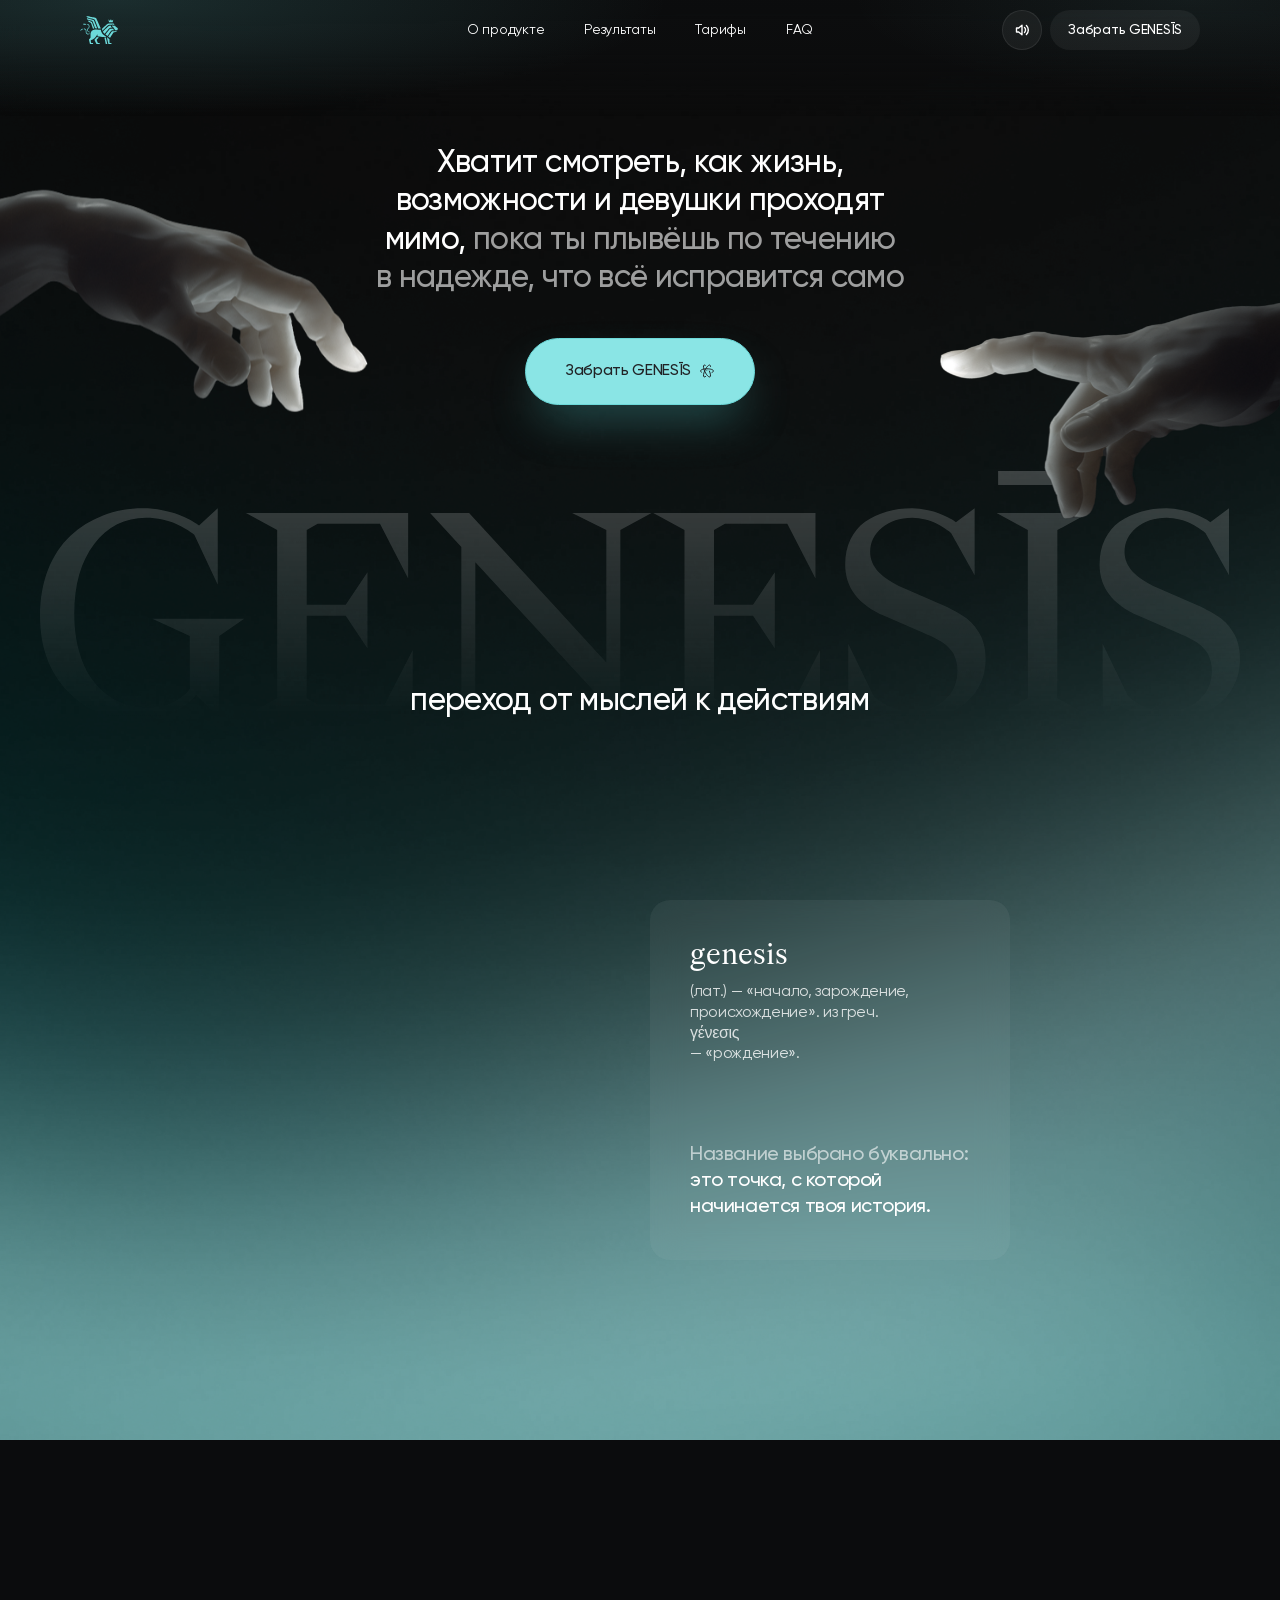
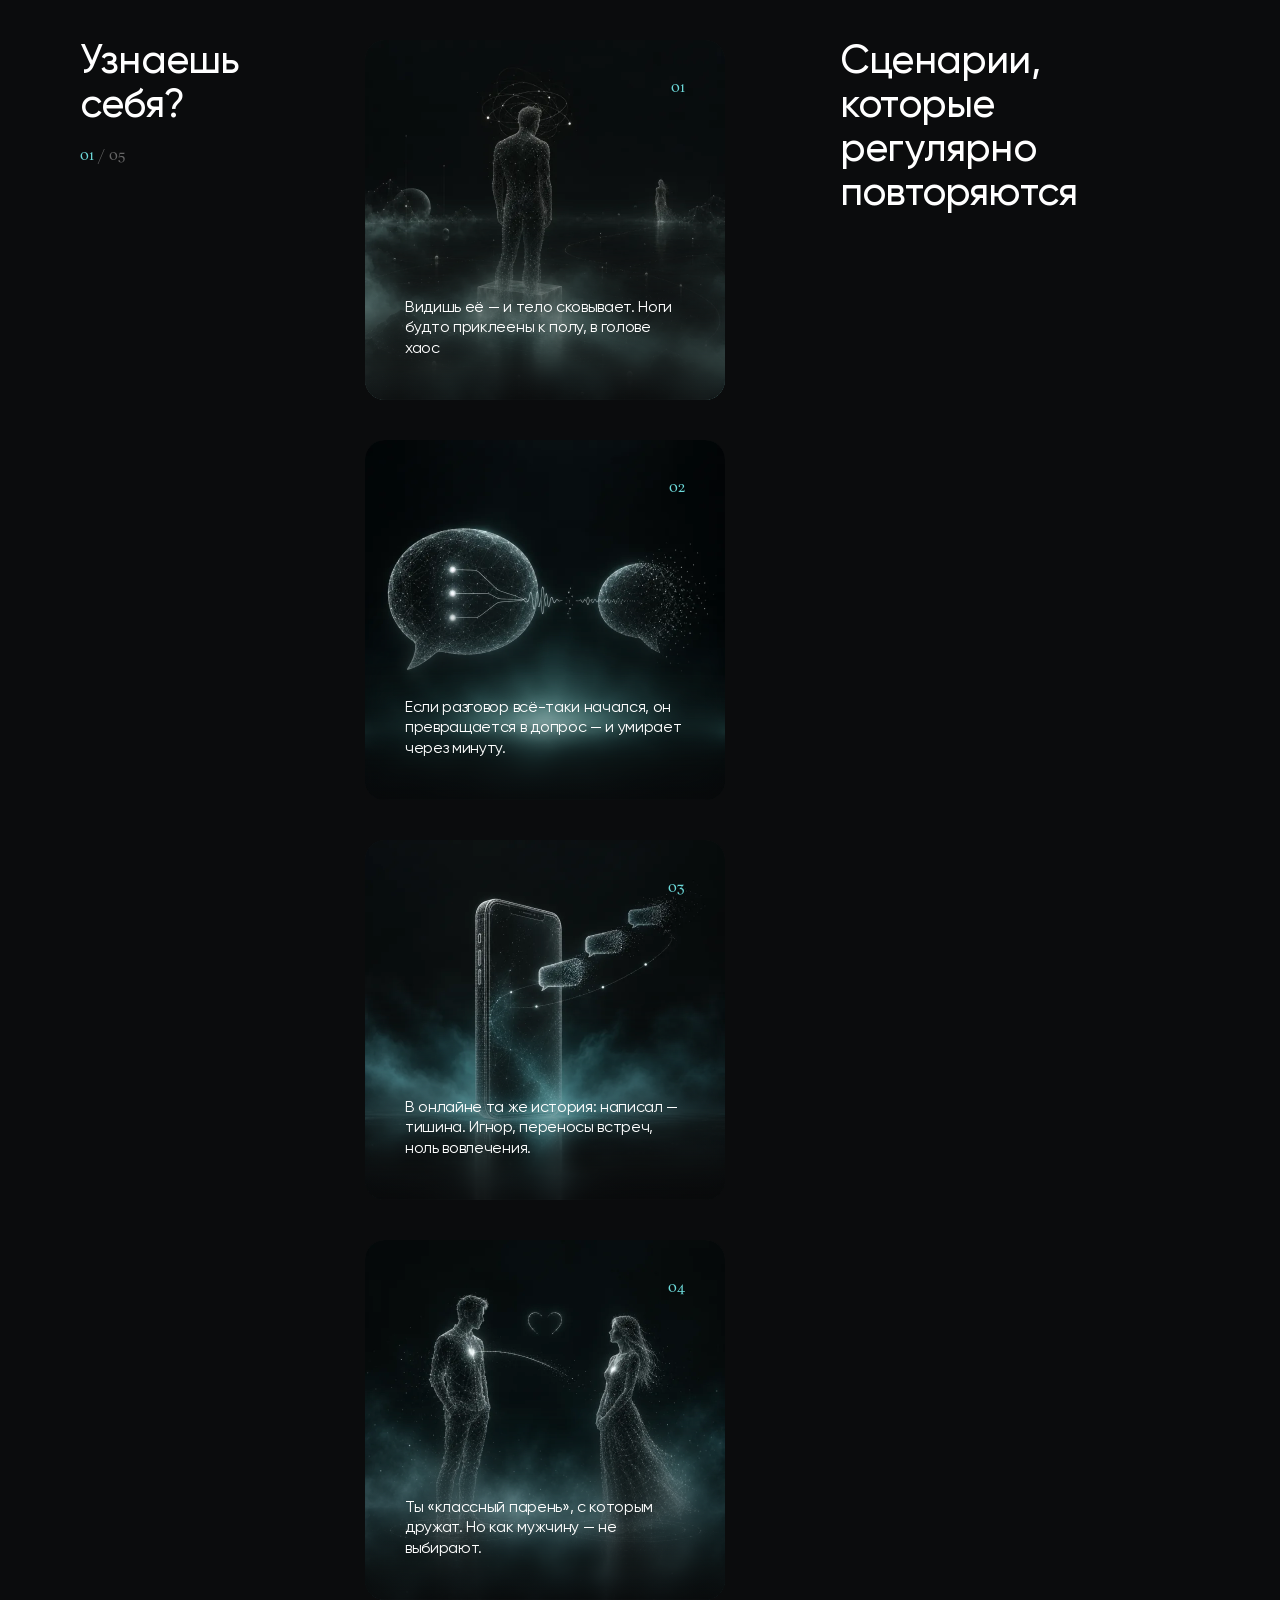
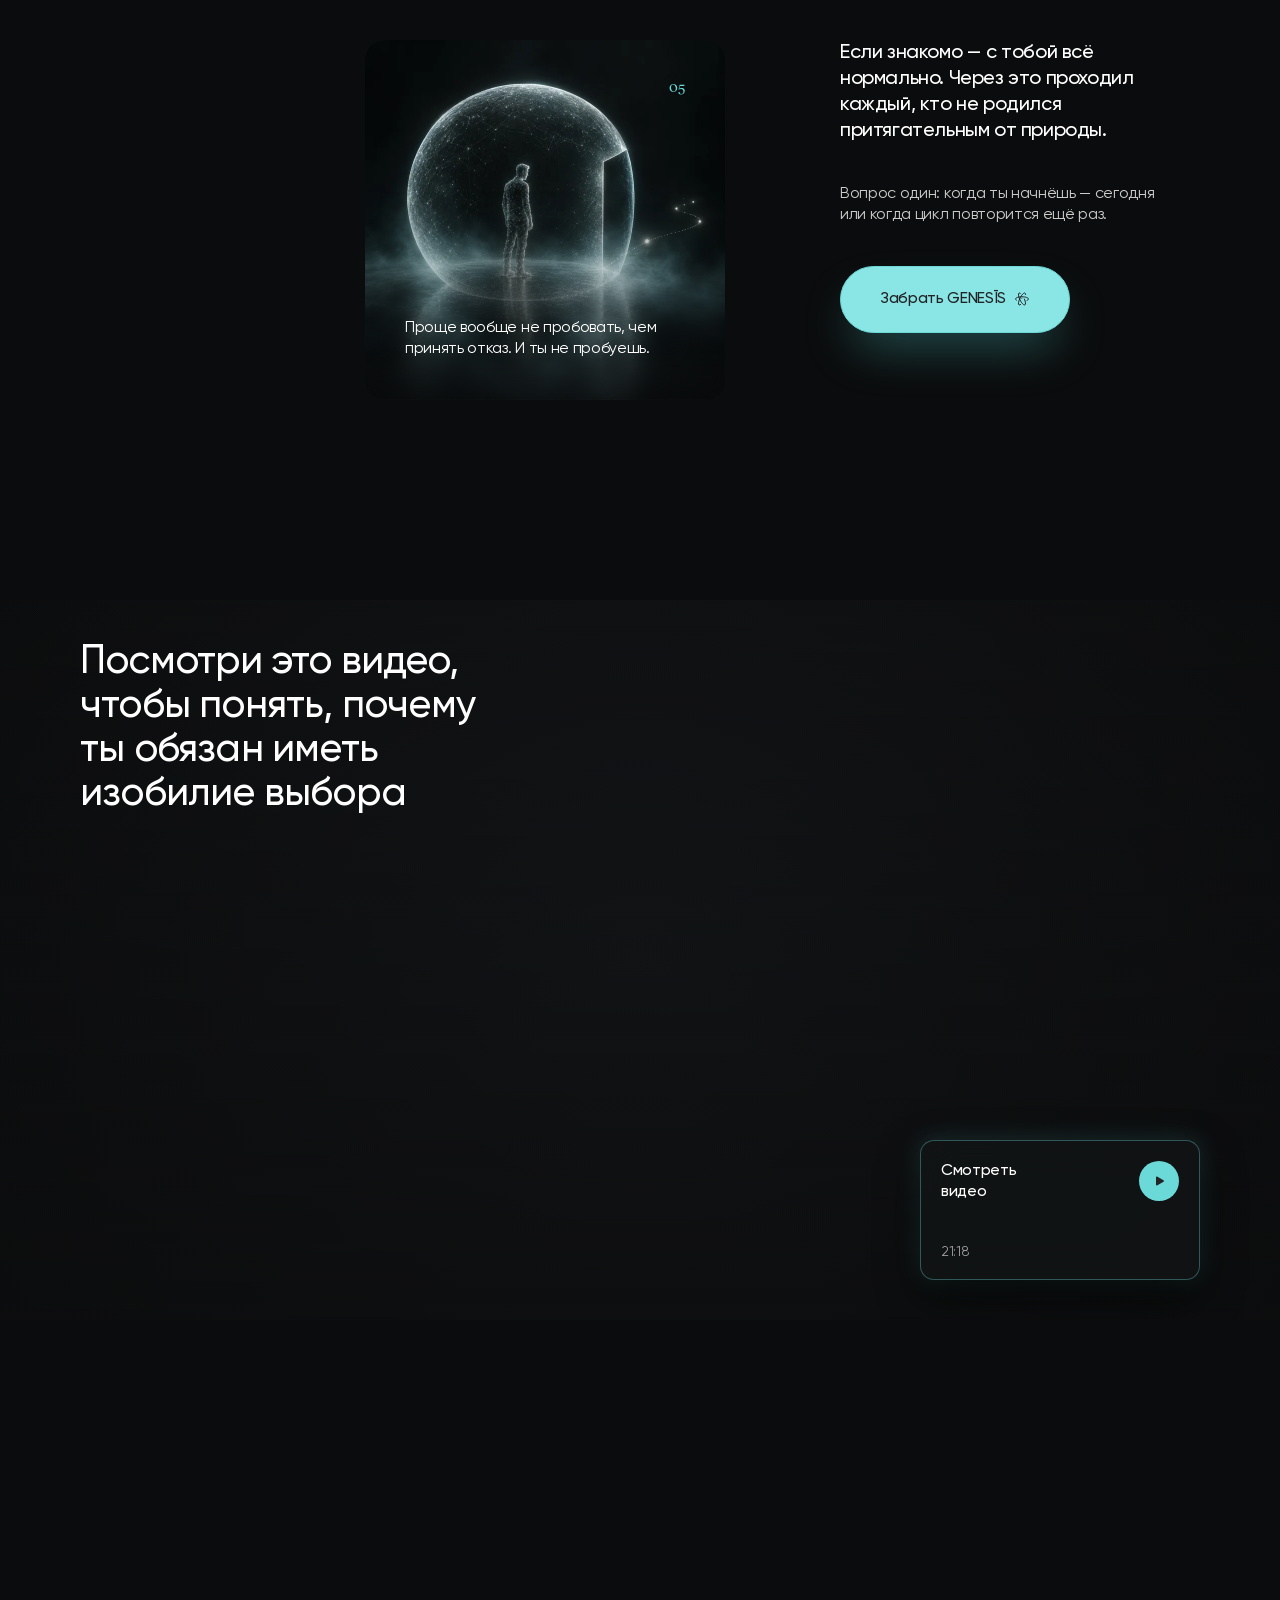
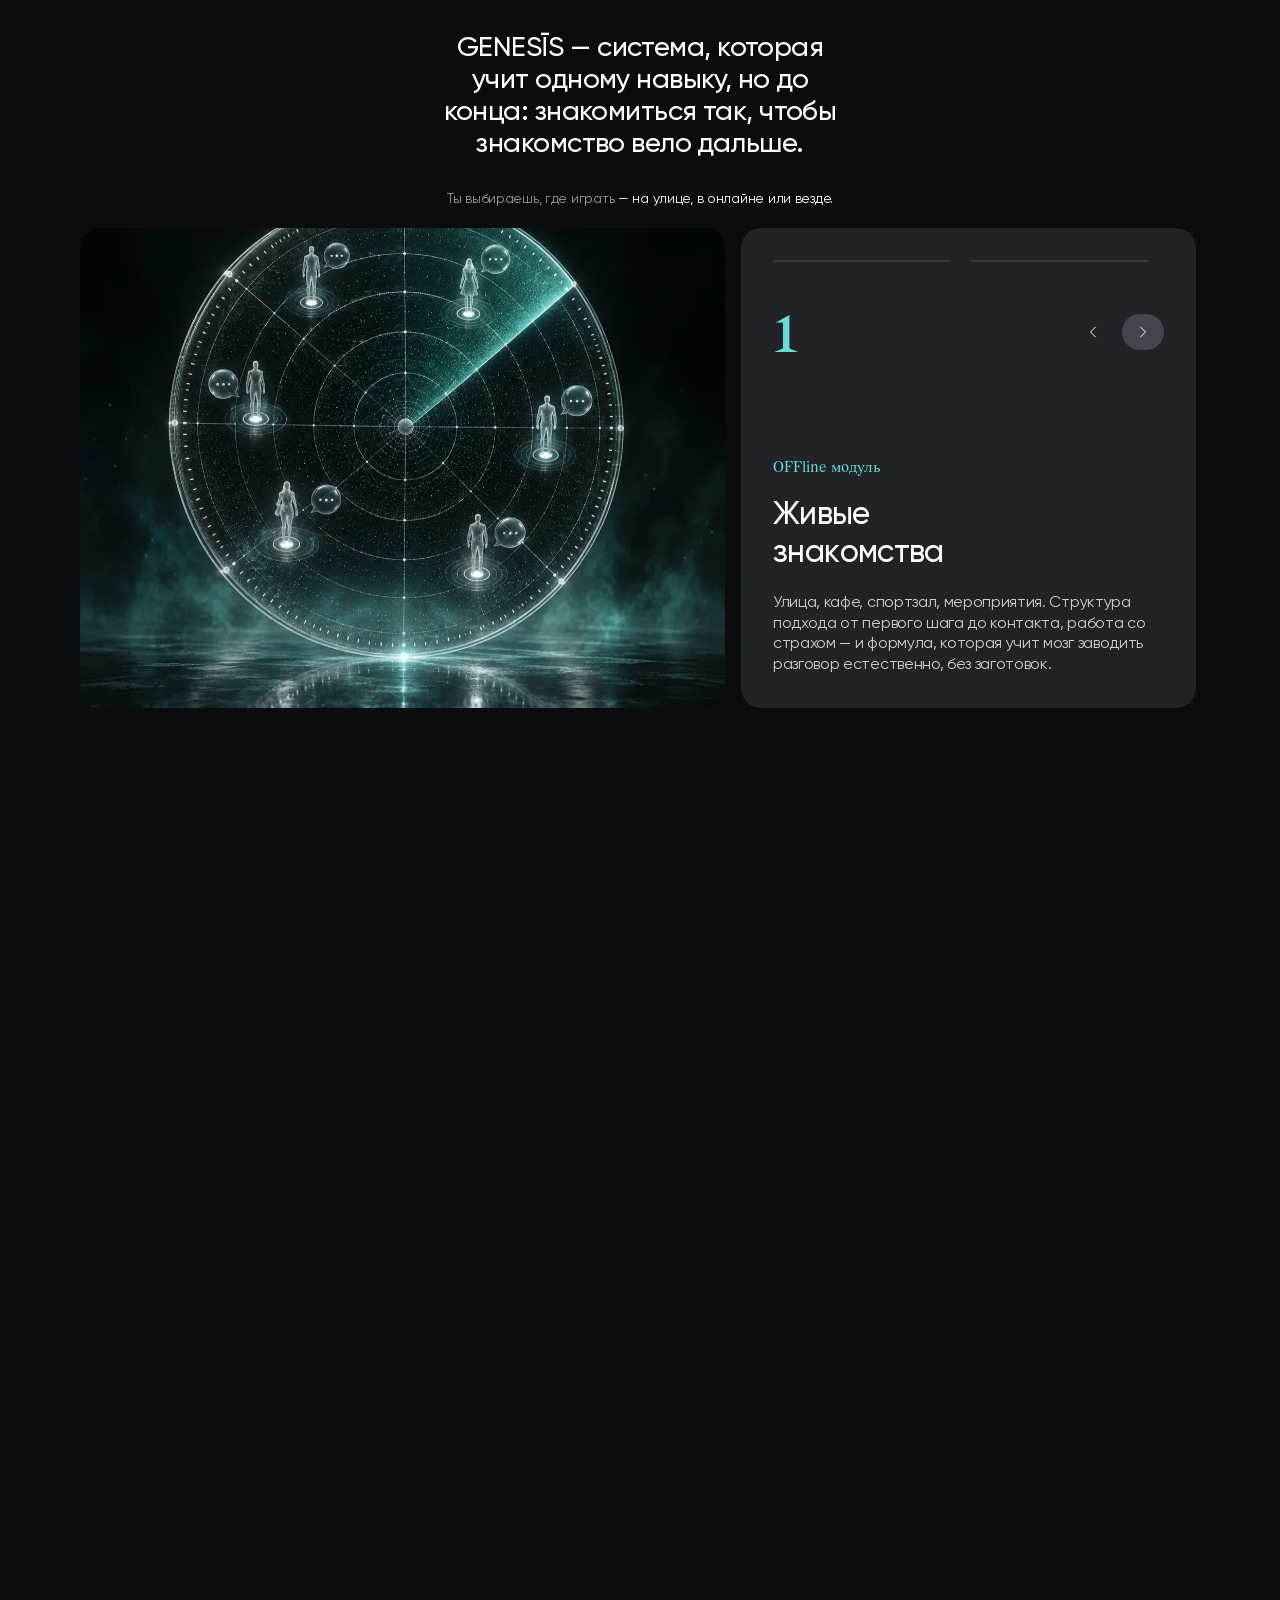
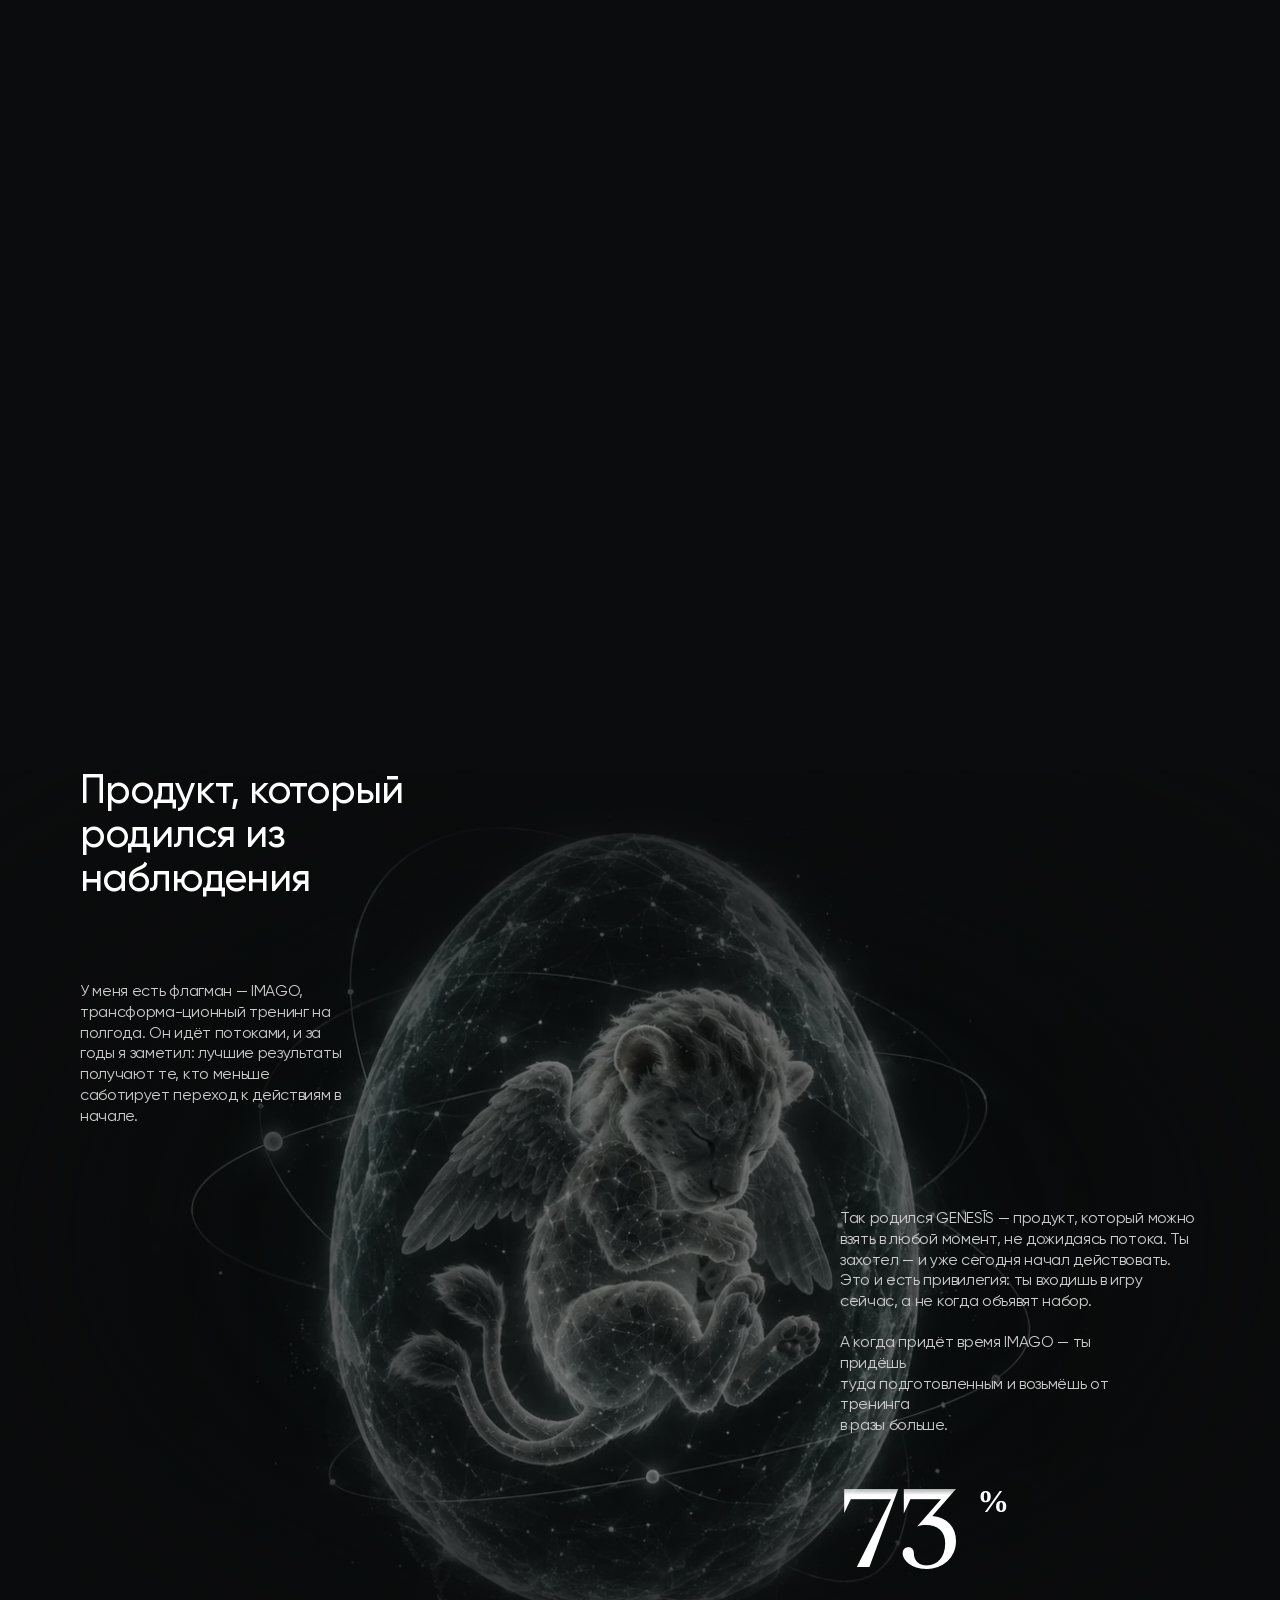
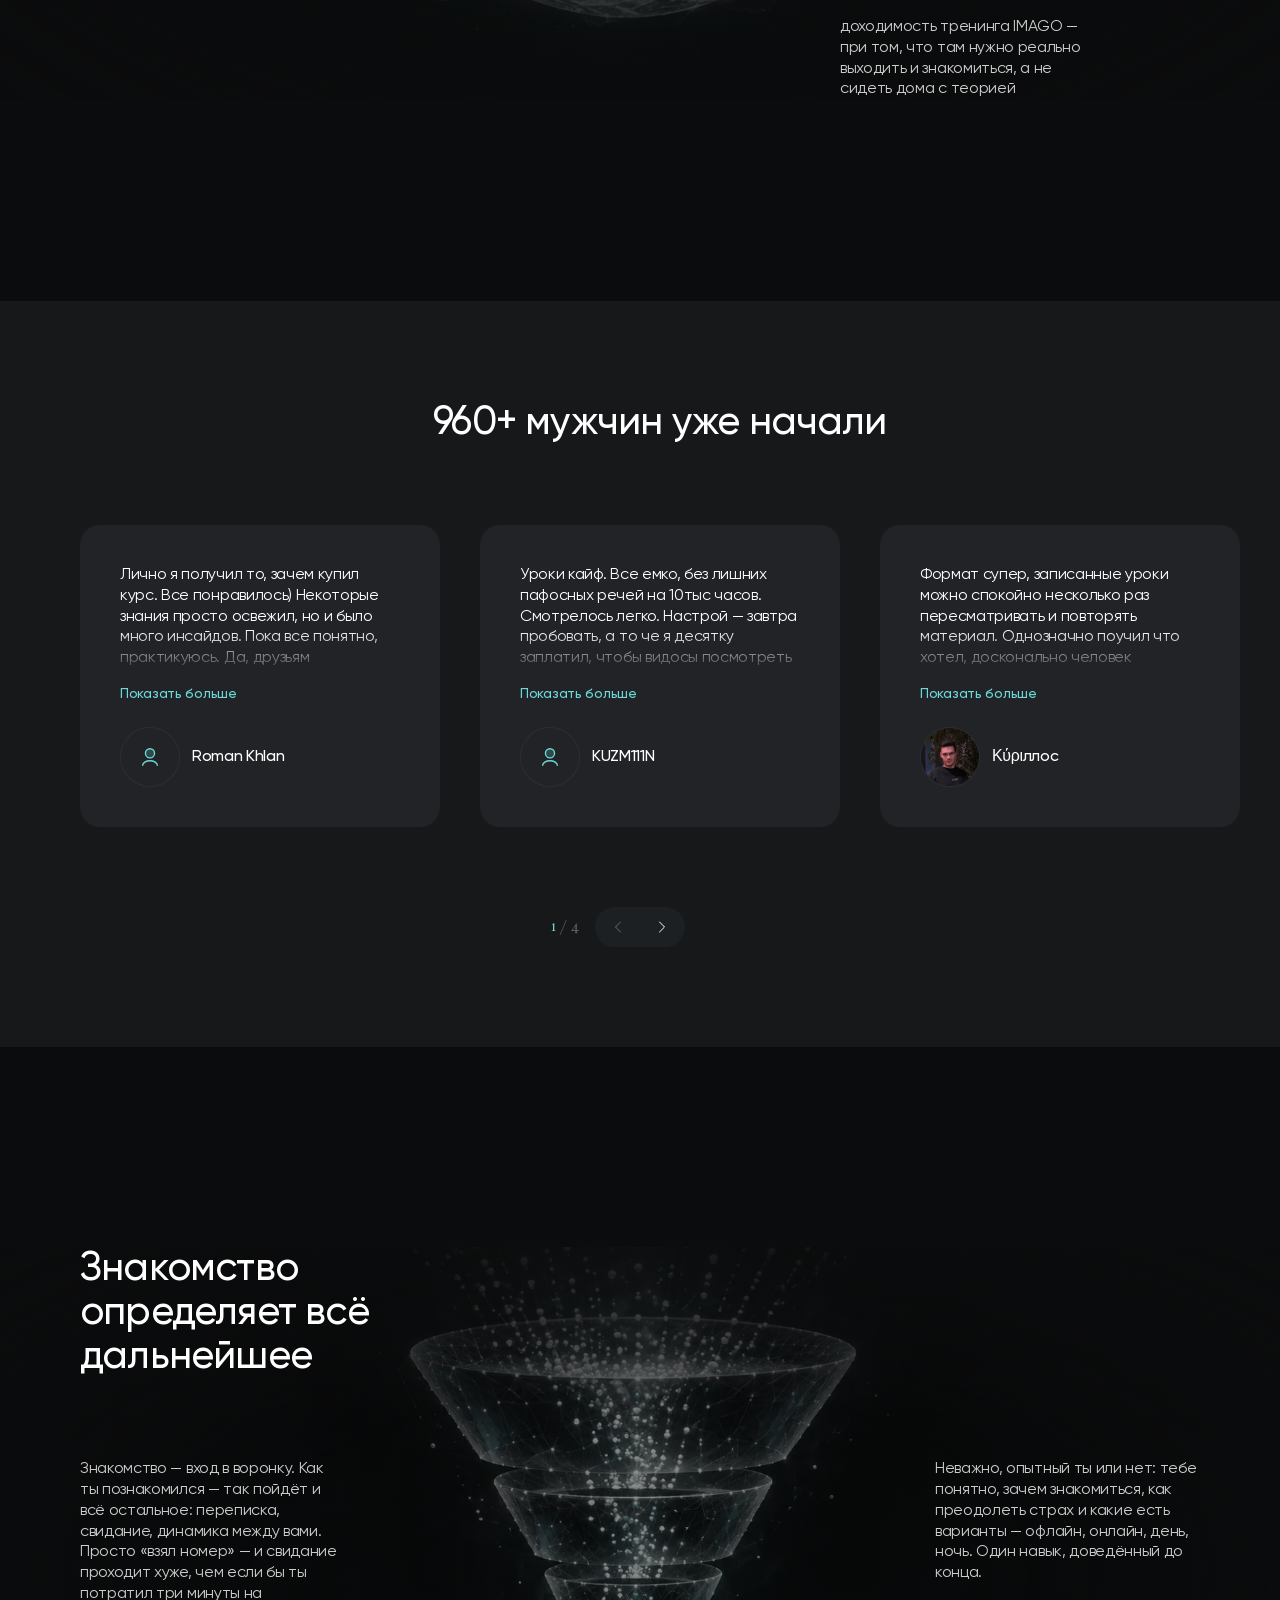
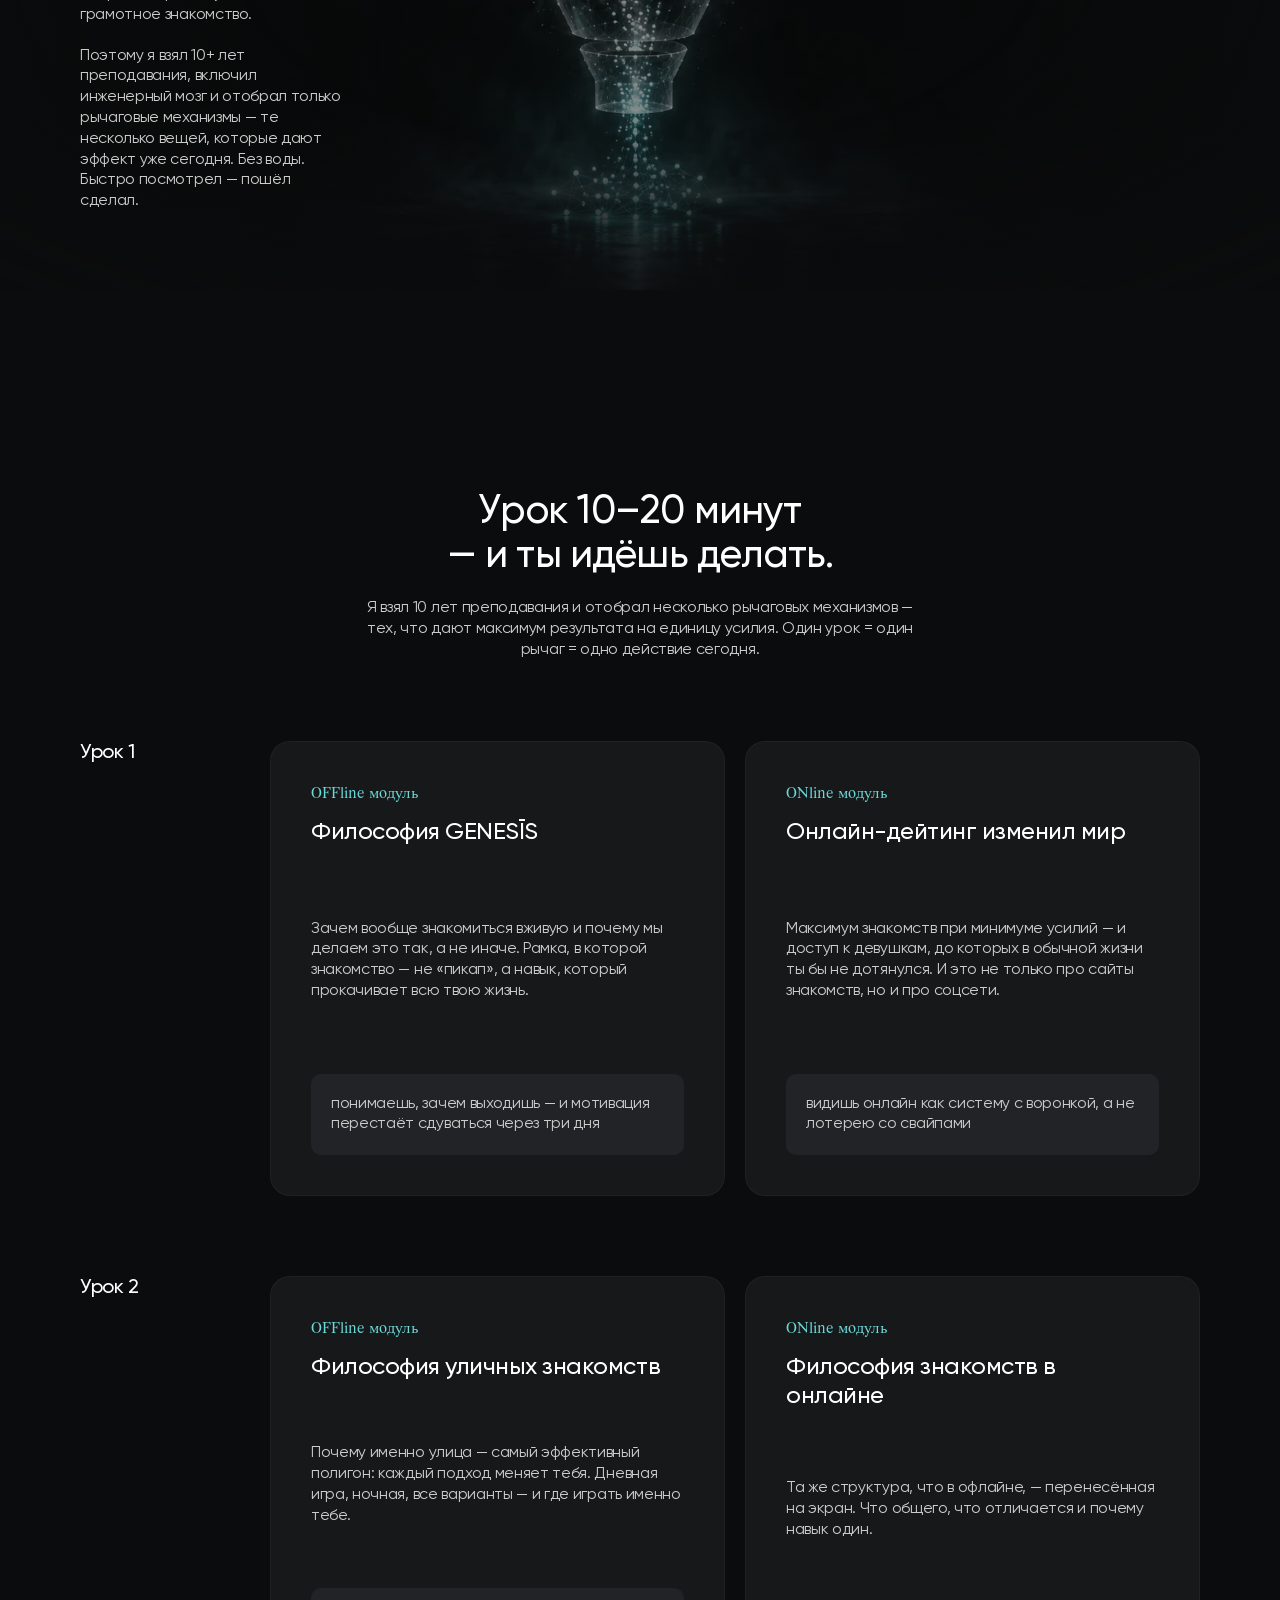
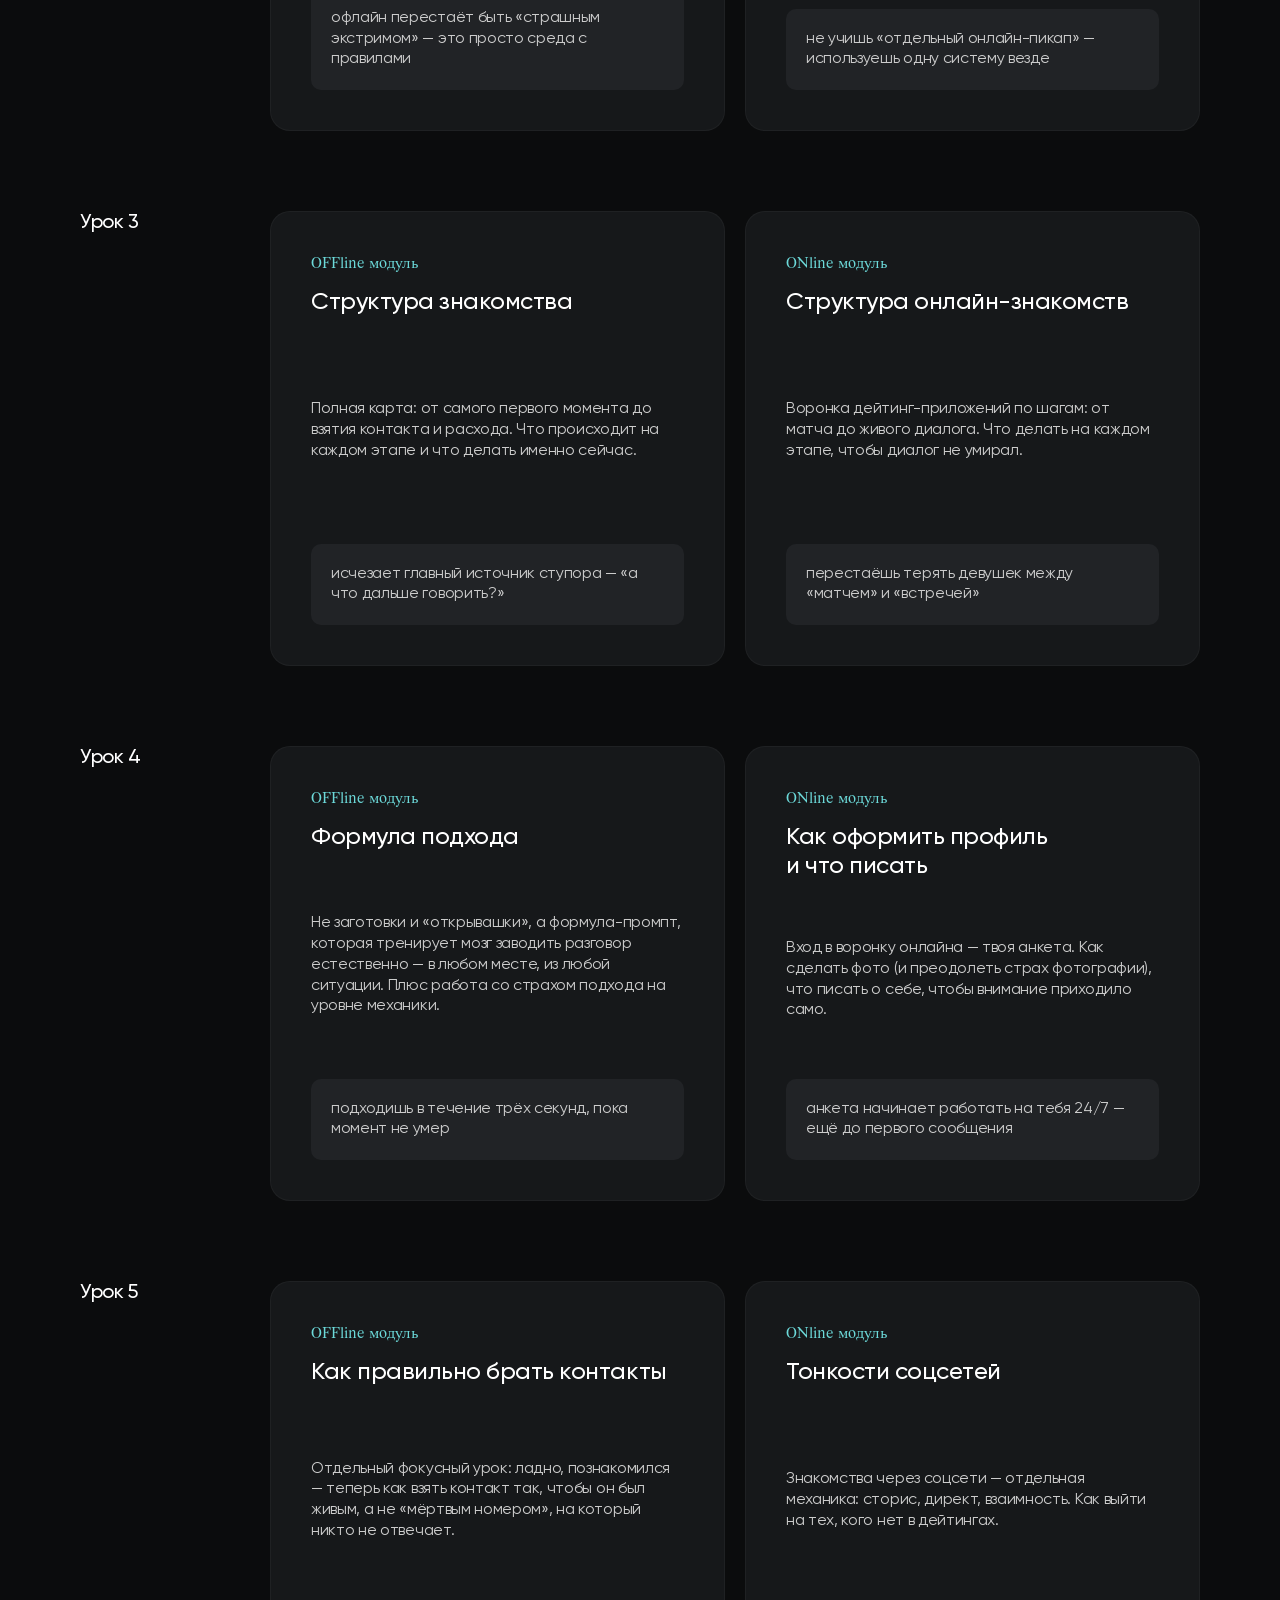
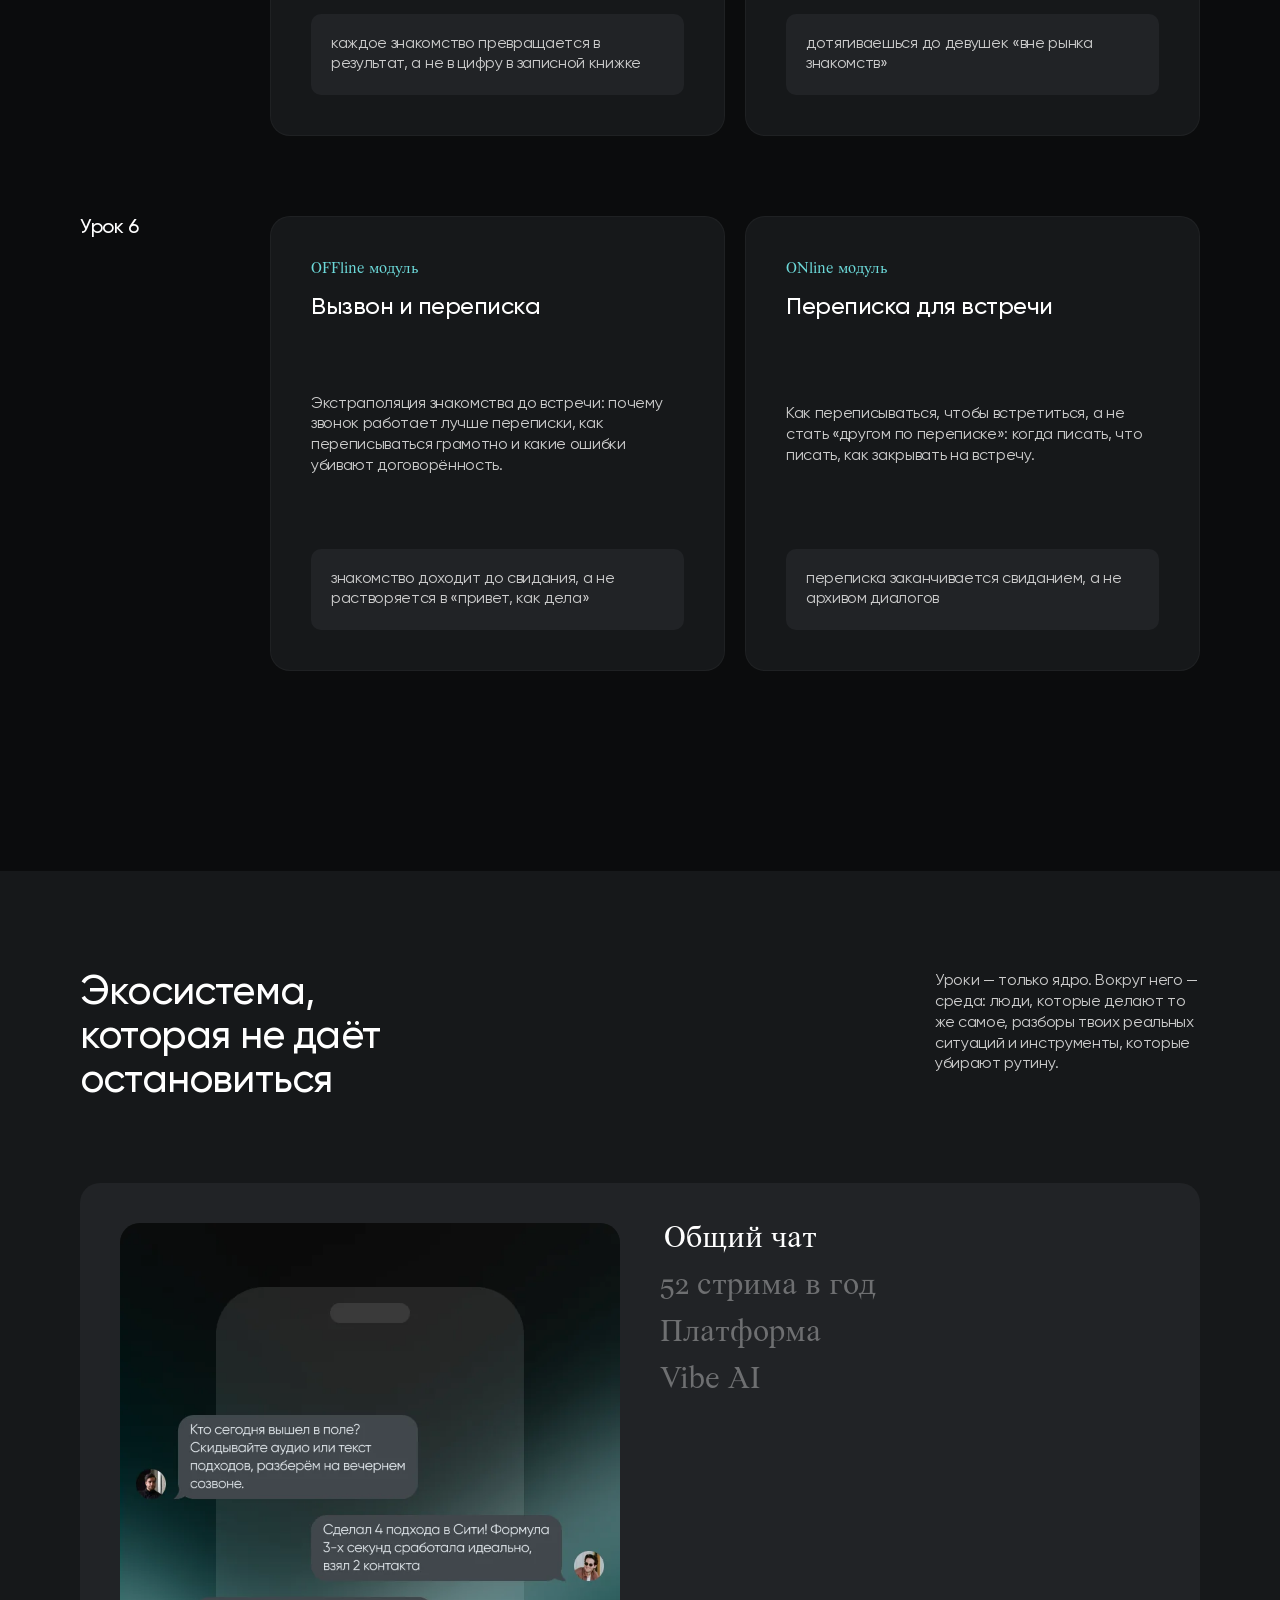
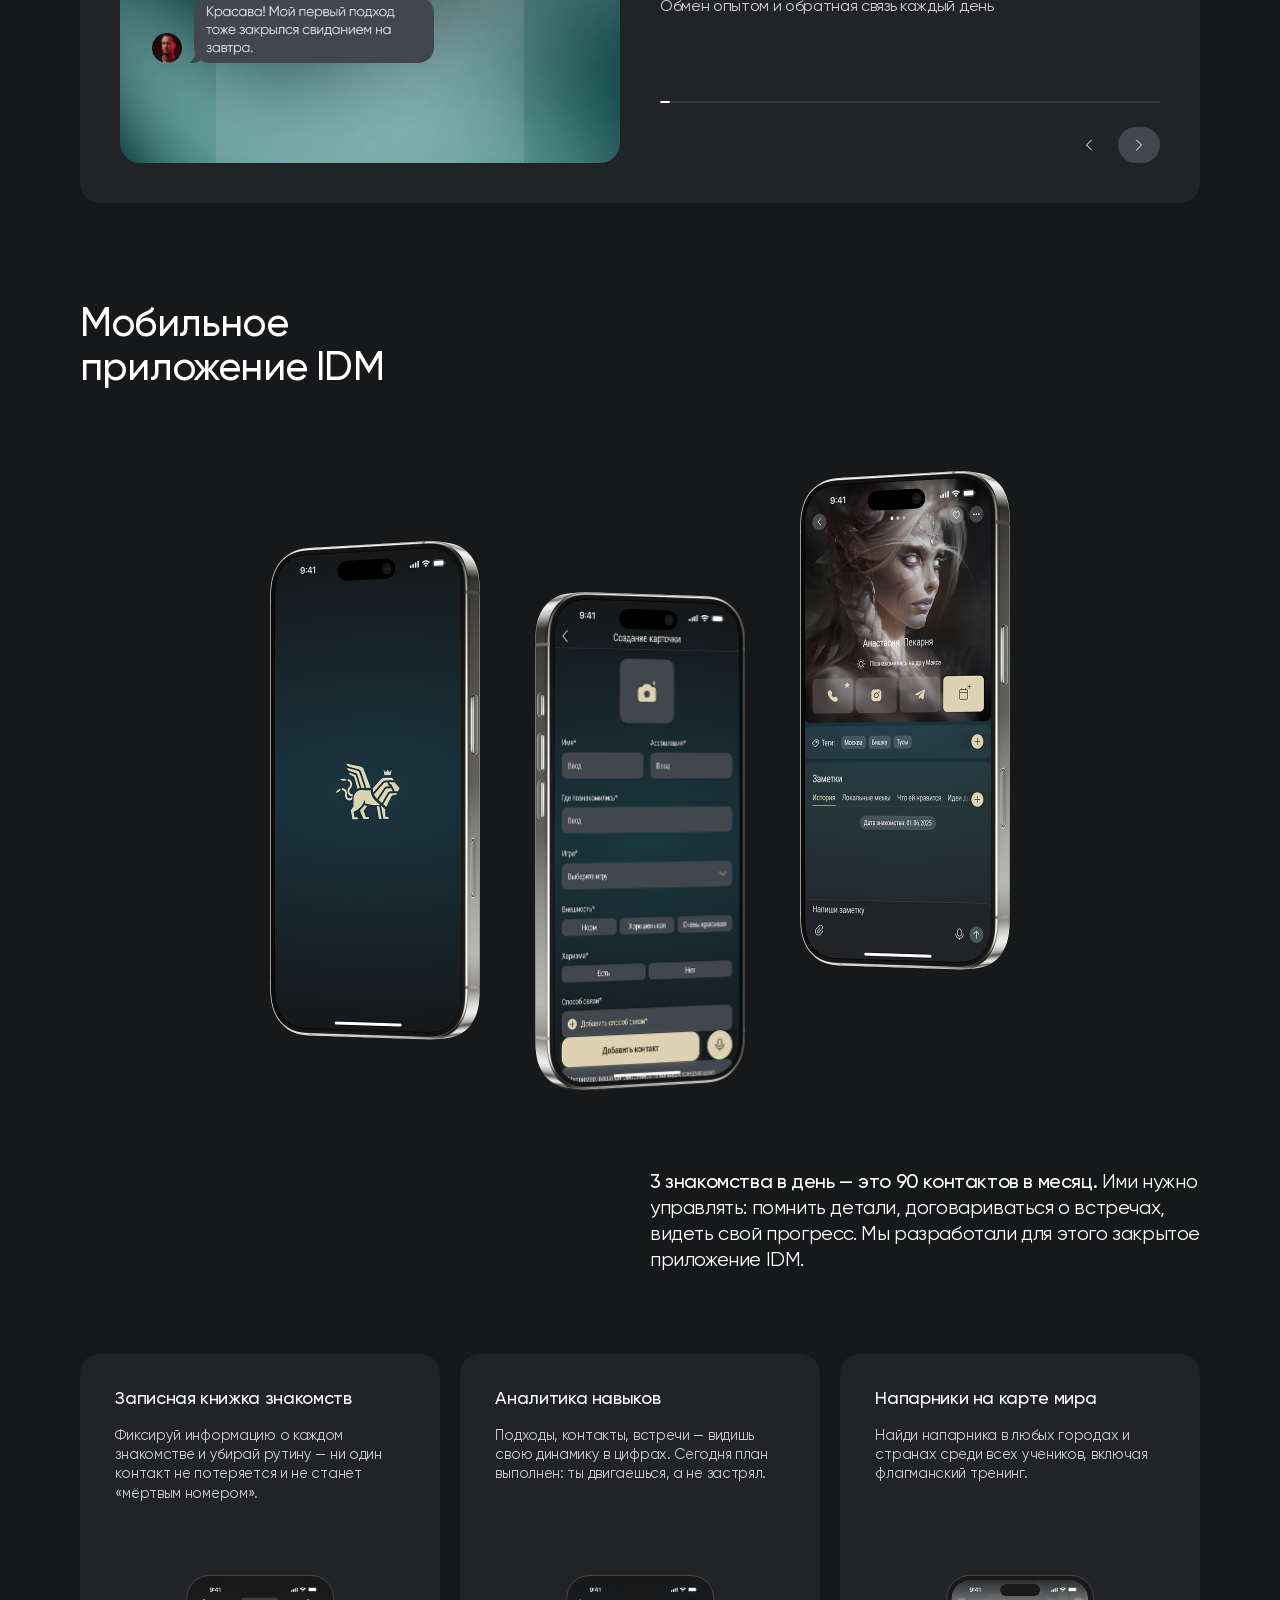
<file: index.html>
<!DOCTYPE html>
<html lang="ru">
<head>
  <meta charset="UTF-8">
  <meta name="viewport" content="width=device-width, initial-scale=1.0, viewport-fit=cover">
  <title>GENESĪS — Переход от мыслей к действиям</title>
  <meta name="description" content="GENESĪS — система, которая учит знакомиться так, чтобы знакомство вело дальше. На улице, в онлайне или везде.">
  <!-- theme-color убран: на iOS 26 он красит safe-area сплошным цветом, а зона должна оставаться прозрачной -->
  <link rel="icon" href="assets/icons/845799d11f4dc45f8d05605190346147d438e769.svg" type="image/svg+xml">

  <!-- Шрифты, которыми набрана почти вся страница, — заранее: без этого первый кадр шёл системным
       шрифтом, а после подмены контент скакал -->
  <link rel="preload" href="assets/fonts/Gilroy-Regular.woff2" as="font" type="font/woff2" crossorigin>
  <link rel="preload" href="assets/fonts/Gilroy-Medium.woff2" as="font" type="font/woff2" crossorigin>
  <link rel="preload" href="assets/fonts/Wremena-Regular.woff2" as="font" type="font/woff2" crossorigin>

  <!-- Preconnect & DNS-prefetch for zero-latency Kinescope video loading -->
  <link rel="preconnect" href="https://kinescope.io" crossorigin>
  <link rel="preconnect" href="https://kinescope.video" crossorigin>
  <link rel="dns-prefetch" href="https://kinescope.io">
  <link rel="dns-prefetch" href="https://kinescope.video">
  
  <!-- Single CSS entry point: the complete responsive system is composed here.
       css/fx.css (пиксели, перетекание текста, отклик) подключён последним из main.css. -->
  <link rel="stylesheet" href="css/main.css">

  <!-- Yandex.Metrika counter -->
  <script>
    (function (m, e, t, r, i, k, a) {
      m[i] = m[i] || function () { (m[i].a = m[i].a || []).push(arguments); };
      m[i].l = 1 * new Date();
      for (var j = 0; j < document.scripts.length; j++) { if (document.scripts[j].src === r) { return; } }
      k = e.createElement(t); a = e.getElementsByTagName(t)[0]; k.async = 1; k.src = r; a.parentNode.insertBefore(k, a);
    })(window, document, 'script', 'https://mc.yandex.ru/metrika/tag.js?id=112283545', 'ym');

    ym(112283545, 'init', {
      ssr: true,
      webvisor: true,
      clickmap: true,
      ecommerce: 'dataLayer',
      referrer: document.referrer,
      url: location.href,
      accurateTrackBounce: true,
      trackLinks: true
    });
  </script>
  <!-- /Yandex.Metrika counter -->
</head>
<body>
  <!-- Yandex.Metrika noscript fallback -->
  <noscript><div><img src="https://mc.yandex.ru/watch/112283545" style="position:absolute; left:-9999px;" alt=""></div></noscript>
  <a class="skip-link" href="#main-content">Перейти к содержимому</a>
  <div class="site-wrapper">

    <!-- ====================================================================
         0. FIXED NAVBAR
         ==================================================================== -->
    <header class="site-header">
      <div class="header-inner">
        <a href="#" class="header-logo" aria-label="GENESĪS Home">
          <img src="assets/icons/845799d11f4dc45f8d05605190346147d438e769.svg" alt="GENESĪS Logo" width="38" height="28">
        </a>

        <nav class="header-nav" id="header-nav">
          <a href="#about" class="nav-link">О продукте</a>
          <a href="#feedbacks" class="nav-link">Результаты</a>
          <a href="#pricing" class="nav-link">Тарифы</a>
          <a href="#faq" class="nav-link">FAQ</a>
        </nav>

        <div class="header-cta">
          <button class="gfx-sfx" type="button" aria-label="Звук интерфейса" aria-pressed="true" title="Звук интерфейса" data-sfx="off">
            <svg class="gfx-sfx-on" viewBox="0 0 16 16" fill="none" stroke="currentColor" stroke-width="1.4" stroke-linecap="round" stroke-linejoin="round" aria-hidden="true"><path d="M2.5 6h2.2L8 3.2v9.6L4.7 10H2.5z"/><path d="M10.5 5.6a3.3 3.3 0 0 1 0 4.8"/><path d="M12.4 3.6a6 6 0 0 1 0 8.8"/></svg>
            <svg class="gfx-sfx-off" viewBox="0 0 16 16" fill="none" stroke="currentColor" stroke-width="1.4" stroke-linecap="round" stroke-linejoin="round" aria-hidden="true"><path d="M2.5 6h2.2L8 3.2v9.6L4.7 10H2.5z"/><path d="M10.6 6.2l3.2 3.6M13.8 6.2l-3.2 3.6"/></svg>
          </button>
          <a href="#pricing" class="header-btn">
            <span>Забрать GENESĪS</span>
            <div class="header-btn-light">
              <img src="assets/icons/2d5b0b86258e208370a59c5aae23b23a2fc8e683.svg" alt="">
            </div>
          </a>
        </div>

        <button class="mobile-menu-toggle" id="mobile-menu-toggle" type="button" aria-label="Открыть меню" aria-controls="header-nav" aria-expanded="false">
          <span></span>
          <span></span>
          <span></span>
        </button>
      </div>
    </header>

    <main id="main-content">
    <!-- ====================================================================
         1. HERO SECTION (Figma Node 1:35)
         ==================================================================== -->
    <section class="hero-section" id="hero">
      <!-- Background Graphic Layers -->
      <div class="hero-bg-layer" aria-hidden="true">
        <img class="hero-bg-img-1" src="assets/images/11061d69a8d4c85c0ed2466dc6738c9ee3f29dfd.png" alt="">
        <img class="hero-bg-img-2" src="assets/images/559d9ffddd11475d419833b70e47539af6f7ac57.png" alt="">
      </div>

      <!-- Top Block: 1440x810 -->
      <div class="hero-top-block">
        <!-- Floating Rotated Left Graphic -->
        <div class="hero-float-left">
          <img src="assets/images/hand1.png" alt="">
        </div>

        <!-- Floating Rotated Right Graphic -->
        <div class="hero-float-right">
          <img src="assets/images/hand2.png" alt="">
        </div>

        <!-- Center Text + Button -->
        <div class="hero-center-box">
          <h1 class="hero-main-title">
            Хватит смотреть, как жизнь,<br class="hero-br-1920"> возможности и девушки проходят<br class="hero-br-1920"> мимо, <span class="dim">пока ты плывёшь по течению<br>в надежде, что всё исправится само</span>
          </h1>

          <a href="#pricing" class="hero-cta-btn">
            <span>Забрать GENESĪS</span>
            <img src="assets/icons/618496dd0a976bac5108d14334ba425f90227f21.svg" alt="" width="16" height="16">
          </a>
        </div>

        <!-- Vector Graphic & Tagline at bottom of Top Block -->
        <div class="hero-vector-wrap">
          <img src="assets/icons/d46b8e5d633bcbd0286b2ef1564d6a57469c49b7.svg" alt="">
          <p class="hero-vector-tagline">переход от мыслей к действиям</p>
        </div>
      </div>

      <!-- Bottom Block: 1440x810 (top 810px) -->
      <div class="hero-bottom-block">
        <div class="hero-def-box">
          <div>
            <div class="hero-def-term">genesis</div>
            <div class="hero-def-origin">(лат.) — «начало, зарождение,<br>происхождение». из греч. γένεσις<br>— «рождение».</div>
          </div>
          <div class="hero-def-desc">
            <span class="dim">Название выбрано буквально:</span><br>это точка, с которой<br>начинается твоя история.
          </div>
        </div>
      </div>
    </section>


    <!-- ====================================================================
         2. SCENARIOS SECTION ("Узнаешь себя?", Figma Node 1:60)
         ==================================================================== -->
    <section class="scenarios-section" id="about">
      <div class="scenarios-inner">
        <!-- Left Title -->
        <h2 class="scenarios-left-title"><span class="scenarios-title-desktop">Узнаешь<br>себя?</span><span class="scenarios-title-mobile">Узнаешь<br>себя сценарии,<br>которые регулярно<br>повторяются?</span></h2>

        <!-- Center 5 Cards Column (left: 445px, top: 0) -->
        <div class="scenarios-cards-column">
          <div class="scenario-card">
            <img class="scenario-card-bg" src="assets/media/scenarios/scenario-1.webp" alt="" width="720" height="720" loading="lazy" decoding="async">
            <div class="scenario-card-num">01</div>
            <p class="scenario-card-text">Видишь её — и тело сковывает. Ноги будто приклеены к полу, в голове хаос</p>
          </div>

          <div class="scenario-card">
            <img class="scenario-card-bg" src="assets/media/scenarios/scenario-2.webp" alt="" width="720" height="720" loading="lazy" decoding="async">
            <div class="scenario-card-num">02</div>
            <p class="scenario-card-text">Если разговор всё-таки начался, он превращается в допрос — и умирает через минуту.</p>
          </div>

          <div class="scenario-card">
            <img class="scenario-card-bg" src="assets/media/scenarios/scenario-3.webp" alt="" width="720" height="720" loading="lazy" decoding="async">
            <div class="scenario-card-num">03</div>
            <p class="scenario-card-text">В онлайне та же история: написал — тишина. Игнор, переносы встреч, ноль вовлечения.</p>
          </div>

          <div class="scenario-card">
            <img class="scenario-card-bg" src="assets/media/scenarios/scenario-4.webp" alt="" width="720" height="720" loading="lazy" decoding="async">
            <div class="scenario-card-num">04</div>
            <p class="scenario-card-text">Ты «классный парень», с которым дружат. Но как мужчину — не выбирают.</p>
          </div>

          <div class="scenario-card">
            <img class="scenario-card-bg" src="assets/media/scenarios/scenario-5.webp" alt="" width="720" height="720" loading="lazy" decoding="async">
            <div class="scenario-card-num">05</div>
            <p class="scenario-card-text">Проще вообще не пробовать, чем принять отказ. И ты не пробуешь.</p>
          </div>
        </div>

        <!-- Right Column Top Title (left: 920px, top: 0) -->
        <div class="scenarios-right-title-wrap">
          <h3 class="scenarios-right-title">Cценарии,<br>которые<br>регулярно повторяются</h3>
        </div>

        <!-- Right Column Bottom Content (left: 920px, top: 1600px) -->
        <div class="scenarios-right-bottom">
          <p class="scenarios-right-text-1">Если знакомо — с тобой всё нормально. Через это проходил каждый, кто не родился притягательным от природы.</p>
          <p class="scenarios-right-text-2">Вопрос один: когда ты начнёшь — сегодня или когда цикл повторится ещё раз.</p>
          <a href="#pricing" class="scenarios-cta-btn">
            <span>Забрать GENESĪS</span>
            <img src="assets/icons/618496dd0a976bac5108d14334ba425f90227f21.svg" alt="" width="16" height="16">
          </a>
        </div>
      </div>
    </section>

    <!-- ====================================================================
         3. VIDEO INTRO SECTION (Figma Node 1:95)
         ==================================================================== -->
    <section class="video-section">
      <div class="video-preview-card" role="button" tabindex="0" aria-label="Открыть видео о программе" data-video-src="https://kinescope.io/embed/qnkaYphFo5uZ7E4rgvUBkc">
        <div class="video-bg-media">
          <iframe class="video-bg-iframe lazy-kinescope" data-src="https://kinescope.io/embed/qnkaYphFo5uZ7E4rgvUBkc?autoplay=1&muted=1&controls=0&loop=1&playsinline=1&ui=0&header=0&watermark=0&background=1" allow="autoplay; fullscreen" title="Background Video Preview"></iframe>
        </div>
        <div class="video-card-overlay"></div>
        
        <div class="video-card-title-wrap">
          <h2 class="video-card-title">Посмотри это видео,<br>чтобы понять, почему<br>ты обязан иметь<br>изобилие выбора</h2>
        </div>
        
        <div class="video-play-box">
          <div class="video-play-header">
            <span class="video-play-label">Смотреть<br>видео</span>
            <div class="video-play-icon">
              <img src="assets/icons/6dd67f9e42bd33cc56743420457cb1a97d27d700.svg" alt="Play Icon">
            </div>
          </div>
          <div class="video-play-duration">21:18</div>
        </div>
      </div>
    </section>


    <!-- ====================================================================
         4. SYSTEM SLIDER ("GENESĪS — система...", Figma Node 1:111)
         ==================================================================== -->
    <section class="system-slider-section" id="system-slider-section">
      <div class="system-slider-scroll-track" id="system-slider-scroll-track">
        <div class="system-slider-sticky-stage">
          <div class="system-slider-header">
            <h2><span class="slider-title-desktop">GENESĪS — система, которая<br>учит одному навыку, но до<br>конца: знакомиться так, чтобы<br>знакомство вело дальше.</span><span class="slider-title-mobile">GENESĪS — система,<br>которая учит одному<br>навыку, но до конца:<br>знакомиться так, чтобы<br>знакомство вело дальше.</span></h2>
            <p>Ты выбираешь, где играть <span class="white">— на улице, в онлайне или везде.</span></p>
          </div>

          <div class="system-slider-box" id="system-slider-box">


            <!-- Left Side: Image Layer Stack -->
            <div class="system-slider-image">
              <div class="system-slide-img-layer active" id="system-img-layer-1" data-media-slot="system-offline">
                <img class="shared-media-asset" src="assets/media/system/offline.webp" alt="OFFline модуль — живые знакомства" loading="lazy" decoding="async">
              </div>
              <div class="system-slide-img-layer" id="system-img-layer-2" data-media-slot="system-online">
                <img class="shared-media-asset" src="assets/media/system/online.webp" alt="ONline модуль — знакомства в онлайне" loading="lazy" decoding="async">
              </div>
            </div>
            
            <!-- Right Side: Content Box with Progress Bars & Text Layer Stack -->
            <div class="system-slider-content">
              <div>
                <div class="system-bars-wrap">
                  <button class="system-bar-item" type="button" data-index="0" aria-label="Показать модуль OFFline" aria-current="true">
                    <div class="system-bar-fill" id="system-bar-fill-1"></div>
                  </button>
                  <button class="system-bar-item" type="button" data-index="1" aria-label="Показать модуль ONline" aria-current="false">
                    <div class="system-bar-fill" id="system-bar-fill-2"></div>
                  </button>
                </div>
                <div class="system-slider-pagination">
                  <span class="system-slider-num" id="system-slide-num">1</span>
                  <div class="stories-nav">
                    <button class="stories-nav-btn" id="system-slider-prev" type="button" aria-label="Предыдущий модуль">
                      <img src="assets/icons/635079fbf193f0ed82a6718b99cdbc1a267c434b.svg" alt="" aria-hidden="true">
                    </button>
                    <button class="stories-nav-btn next-btn" id="system-slider-next" type="button" aria-label="Следующий модуль">
                      <img src="assets/icons/7b96c4a93bb88575a52f91118ee109bb499292b7.svg" alt="" aria-hidden="true">
                    </button>
                  </div>
                </div>
              </div>

              <div class="system-text-stage">
                <div class="system-slide-text-layer active" id="system-text-layer-1">
                  <span class="system-slide-tag">OFFline модуль</span>
                  <h3 class="system-slide-title">Живые<br>знакомства</h3>
                  <p class="system-slide-desc">
                    Улица, кафе, спортзал, мероприятия. Структура подхода от первого шага до контакта, работа со страхом — и формула, которая учит мозг заводить разговор естественно, без заготовок.
                  </p>
                </div>
                <div class="system-slide-text-layer" id="system-text-layer-2">
                  <span class="system-slide-tag">ONline модуль</span>
                  <h3 class="system-slide-title">Знакомства<br>в онлайне</h3>
                  <p class="system-slide-desc">
                    Тиндероподобные приложения, Instagram*, Telegram. Упаковка профиля, алгоритм первого сообщения, ведение переписки и быстрый перевод диалога на свидание в реальной жизни.
                  </p>
                  <p class="legal-note">* Instagram принадлежит компании Meta, признанной экстремистской организацией и запрещённой на территории РФ.</p>
                </div>
              </div>
            </div>
          </div>
        </div>
      </div>
    </section>


    <!-- ====================================================================
         5. OBSERVATION & STATS SECTION (Figma Node 1:137)
         ==================================================================== -->
    <section class="observation-section">
      <div class="section-bg-art" aria-hidden="true">
        <img src="assets/media/backgrounds/observation-bg.webp" srcset="assets/media/backgrounds/observation-bg-900.webp 900w, assets/media/backgrounds/observation-bg.webp 1672w" sizes="100vw" alt="" loading="lazy" decoding="async">
      </div>
      <div class="observation-inner">
        <!-- Left Column Title -->
        <h2 class="observation-title">Продукт, который<br>родился из <br class="br-desktop"> наблюдения</h2>

        <!-- Left Column Body Text -->
        <p class="observation-left-text">
          <span class="text-1920">У меня есть флагман — IMAGO,<br>трансформа-ционный тренинг на<br>полгода. Он идёт потоками, и за годы я<br>заметил: лучшие результаты получают<br>те, кто меньше саботирует переход к<br>действиям в начале.</span>
          <span class="text-1600">У меня есть флагман — IMAGO,<br>трансформа-ционный тренинг на<br>полгода. Он идёт потоками, и за<br>годы я заметил: лучшие результаты<br>получают те, кто меньше<br>саботирует переход к действиям в<br>начале.</span>
          <span class="text-default">У меня есть флагман — IMAGO, трансформа-ционный тренинг на полгода. Он идёт потоками, и за годы я заметил: лучшие результаты получают те, кто меньше саботирует переход к действиям в начале.</span>
        </p>

        <!-- Right Column Text (top: 357px) -->
        <div class="observation-right-text">
          <p>
            <span class="text-1920">Так родился GENESĪS — продукт, который можно<br>взять в любой момент, не дожидаясь потока. Ты<br>захотел — и уже сегодня начал действовать. Это и<br>есть привилегия: ты входишь в игру сейчас, а не<br>когда объявят набор.</span>
            <span class="text-1600">Так родился GENESĪS — продукт, который можно<br>взять в любой момент, не дожидаясь потока. Ты<br>захотел — и уже сегодня начал действовать.<br>Это и есть привилегия: ты входишь в игру<br>сейчас, а не когда объявят набор.</span>
            <span class="text-default">Так родился GENESĪS — продукт, который можно взять в любой момент, не дожидаясь потока. Ты захотел — и уже сегодня начал действовать. Это и есть привилегия: ты входишь в игру сейчас, а не когда объявят набор.</span>
          </p>
          <p>А когда придёт время IMAGO — ты придёшь <br class="br-desktop">туда подготовленным и возьмёшь от тренинга <br class="br-desktop">в разы больше.</p>
        </div>

        <!-- Right Column Stat 73% (top: 625px) -->
        <div class="observation-stat-box">
          <div class="observation-stat-num-wrap">
            <span class="observation-stat-73" data-gfx-count="73" aria-label="73">1</span>
            <span class="observation-stat-percent">%</span>
          </div>
          <p class="observation-stat-caption">
            доходимость тренинга IMAGO — <br class="br-desktop">при том, что там нужно реально <br class="br-desktop">выходить и знакомиться, а не <br class="br-desktop">сидеть дома с теорией
          </p>
        </div>
      </div>
    </section>


    <!-- ====================================================================
         6. REVIEWS / FEEDBACKS CAROUSEL (Figma Node 1:151)
         ==================================================================== -->
    <section class="feedbacks-section" id="feedbacks">
      <div class="feedbacks-header-wrap">
        <h2>960+ мужчин<br class="feedback-title-break-360"> уже начали</h2>
      </div>

      <div class="feedbacks-carousel-track-wrap" id="feedbacks-carousel" data-center-last-page="true">
        <div class="feedbacks-track" id="feedbacks-track">
          
          <div class="feedback-card">
            <p class="feedback-quote">
              Лично я получил то, зачем купил курс. Все понравилось) Некоторые знания просто освежил, но и было много инсайдов. Пока все понятно, практикуюсь. Да, друзьям порекомендовал бы
            </p>
            <div class="feedback-author">
              <div class="feedback-avatar">
                <img src="assets/icons/6f8a304d8d64dd89ea37e5e6a36d9dbcbadf35a9.svg" alt="" width="16" height="18">
              </div>
              <div class="feedback-name">Roman Khlan</div>
            </div>
          </div>

          <div class="feedback-card">
            <p class="feedback-quote">
              Уроки кайф. Все емко, без лишних пафосных речей на 10тыс часов. Смотрелось легко. Настрой — завтра пробовать, а то че я десятку заплатил, чтобы видосы посмотреть и продолжить жить обычную жизнь. Тема с разборами подходов — это разъеб.
            </p>
            <div class="feedback-author">
              <div class="feedback-avatar">
                <img src="assets/icons/6f8a304d8d64dd89ea37e5e6a36d9dbcbadf35a9.svg" alt="" width="16" height="18">
              </div>
              <div class="feedback-name">KUZM111N</div>
            </div>
          </div>

          <div class="feedback-card">
            <p class="feedback-quote">
              Формат супер, записанные уроки можно спокойно несколько раз пересматривать и повторять материал. Однозначно поучил что хотел, досконально человек понимающий в теме пояснил за все тонкости, рассказал как я себя должен ощущать и что делать, дал тонну мотивации.
            </p>
            <div class="feedback-author">
              <div class="feedback-avatar">
                <img class="avatar-photo" src="assets/images/dba981c8d988137fb6387d1a32f581423a34038d.png" alt="Κύριллос">
              </div>
              <div class="feedback-name">Κύριллос</div>
            </div>
          </div>

          <div class="feedback-card">
            <p class="feedback-quote">
              Страшно капец первые 2-3 подхода, даже не страшно, а стремно. А потом разгоняешься и все, состояние ебейшее. И самое главное, что я понял — не надо какого-то результата ждать, просто подходишь попиздэт и а там все понятно будет)
            </p>
            <div class="feedback-author">
              <div class="feedback-avatar">
                <img src="assets/icons/6f8a304d8d64dd89ea37e5e6a36d9dbcbadf35a9.svg" alt="" width="16" height="18">
              </div>
              <div class="feedback-name">Juri</div>
            </div>
          </div>

          <div class="feedback-card">
            <p class="feedback-quote">
              Посмотрел все уроки. Хочется сказать только одно: Ахуенно и ГАЗ ГАЗ ГАЗ. Все четко, а самое главное ловишь инсайт на каждую тему урока, после которого, твое мировоззрение реально начинает меняться (Я даже уроки пересматриваю по 2 раза). Осталось дело за практикой. Дэнни и команда, вы крутые. Благодарен Вам. Газуем мужики!
            </p>
            <div class="feedback-author">
              <div class="feedback-avatar">
                <img src="assets/icons/6f8a304d8d64dd89ea37e5e6a36d9dbcbadf35a9.svg" alt="" width="16" height="18">
              </div>
              <div class="feedback-name">Sergey</div>
            </div>
          </div>

          <div class="feedback-card">
            <p class="feedback-quote">
              Отсмотрел все уроки. Как уже сказали выше — без воды и все по факту. Я ни разу ни к кому сам вот так вот не подходил. буду ковать железо, пока горячо, пойду сегодня же вечером, Даниэль умеет ментально дать пиздюлей и заставить делать. потом отпишусь по эмоциям. Честно, страшно пиздец, но тем прикольнее.
            </p>
            <div class="feedback-author">
              <div class="feedback-avatar">
                <img src="assets/icons/6f8a304d8d64dd89ea37e5e6a36d9dbcbadf35a9.svg" alt="" width="16" height="18">
              </div>
              <div class="feedback-name">Dan</div>
            </div>
          </div>

        </div>
      </div>

      <div class="feedbacks-footer-nav">
        <div class="feedbacks-carousel-controls">
          <button class="feedbacks-nav-btn" id="feedbacks-prev" type="button" aria-label="Предыдущий отзыв">
            <img src="assets/icons/635079fbf193f0ed82a6718b99cdbc1a267c434b.svg" alt="" aria-hidden="true">
          </button>
          <button class="feedbacks-nav-btn next-btn" id="feedbacks-next" type="button" aria-label="Следующий отзыв">
            <img src="assets/icons/7b96c4a93bb88575a52f91118ee109bb499292b7.svg" alt="" aria-hidden="true">
          </button>
        </div>
      </div>
    </section>


    <!-- ====================================================================
         7. FUNNEL MECHANICS SECTION (Figma Node 1:235)
         ==================================================================== -->
    <section class="funnel-section">
      <div class="section-bg-art" aria-hidden="true">
        <img src="assets/media/backgrounds/funnel-bg.webp" srcset="assets/media/backgrounds/funnel-bg-900.webp 900w, assets/media/backgrounds/funnel-bg.webp 1700w" sizes="100vw" alt="" loading="lazy" decoding="async">
      </div>
      <div class="funnel-inner">
        <!-- Title -->
        <h2 class="funnel-title">Знакомство<br>определяет всё <br class="br-desktop"> дальнейшее</h2>

        <!-- Left Text -->
        <div class="funnel-left-text">
          <p>
            <span class="text-1920">Знакомство — вход в воронку. Как ты<br>познакомился — так пойдёт и всё<br>остальное: переписка, свидание,<br>динамика между вами. Просто «взял<br>номер» — и свидание проходит хуже,<br>чем если бы ты потратил три минуты на<br>грамотное знакомство.</span>
            <span class="text-1600">Знакомство — вход в воронку. Как<br>ты познакомился — так пойдёт и<br>всё остальное: переписка,<br>свидание, динамика между вами.<br>Просто «взял номер» — и свидание<br>проходит хуже, чем если бы ты<br>потратил три минуты на грамотное<br>знакомство.</span>
            <span class="text-default">Знакомство — вход в воронку. Как ты познакомился — так пойдёт и всё остальное: переписка, свидание, динамика между вами. Просто «взял номер» — и свидание проходит хуже, чем если бы ты потратил три минуты на грамотное знакомство.</span>
          </p>
          <p>
            <span class="text-1920">Поэтому я взял 10+ лет преподавания,<br>включил инженерный мозг и<br>отобрал только рычаговые<br>механизмы — те несколько вещей,<br>которые дают эффект уже сегодня. Без<br>воды. Быстро посмотрел — пошёл<br>сделал.</span>
            <span class="text-1600">Поэтому я взял 10+ лет<br>преподавания, включил<br>инженерный мозг и отобрал только<br>рычаговые механизмы — те<br>несколько вещей, которые дают<br>эффект уже сегодня. Без воды.<br>Быстро посмотрел — пошёл<br>сделал.</span>
            <span class="text-default">Поэтому я взял 10+ лет преподавания, включил инженерный мозг и отобрал только рычаговые механизмы — те несколько вещей, которые дают эффект уже сегодня. Без воды. Быстро посмотрел — пошёл сделал.</span>
          </p>
        </div>

        <!-- Right Text -->
        <div class="funnel-right-text">
          <p>Неважно, опытный ты или нет: тебе <br class="br-desktop">понятно, зачем знакомиться, как <br class="br-desktop">преодолеть страх и какие есть <br class="br-desktop">варианты — офлайн, онлайн, день, <br class="br-desktop">ночь. Один навык, доведённый до <br class="br-desktop">конца.</p>
        </div>

      </div>
    </section>


    <!-- ====================================================================
         8. LESSONS MATRIX SECTION (Figma Node 1:254)
         ==================================================================== -->
    <section class="lessons-section">
      <div class="lessons-inner">
        <!-- Title Header -->
        <div class="lessons-header-wrap">
          <h2>Урок 10–20 минут<br>— и ты идёшь делать.</h2>
          <p>Я взял 10 лет преподавания и отобрал несколько рычаговых механизмов — тех, что дают максимум результата на единицу усилия. Один урок = один рычаг = одно действие сегодня.</p>
        </div>

        <!-- Row 1 (top: 251px) -->
        <div class="lesson-row-label" style="top: 251px;">Урок 1</div>
        <div class="lesson-cards-pair" style="top: 251px;">
          <div class="lesson-card">
            <div>
              <span class="lesson-card-tag">OFFline модуль</span>
              <h3 class="lesson-card-title">Философия GENESĪS</h3>
            </div>
            <p class="lesson-card-desc">Зачем вообще знакомиться вживую и почему мы делаем это так, а не иначе. Рамка, в которой знакомство — не «пикап», а навык, который прокачивает всю твою жизнь.</p>
            <div class="lesson-card-takeaway">понимаешь, зачем выходишь — и мотивация перестаёт сдуваться через три дня</div>
          </div>
          <div class="lesson-card">
            <div>
              <span class="lesson-card-tag">ONline модуль</span>
              <h3 class="lesson-card-title">Онлайн-дейтинг изменил мир</h3>
            </div>
            <p class="lesson-card-desc">Максимум знакомств при минимуме усилий — и доступ к девушкам, до которых в обычной жизни ты бы не дотянулся. И это не только про сайты знакомств, но и про соцсети.</p>
            <div class="lesson-card-takeaway">видишь онлайн как систему с воронкой, а не лотерею со свайпами</div>
          </div>
        </div>

        <!-- Row 2 (top: 786px) -->
        <div class="lesson-row-label" style="top: 786px;">Урок 2</div>
        <div class="lesson-cards-pair" style="top: 786px;">
          <div class="lesson-card">
            <div>
              <span class="lesson-card-tag">OFFline модуль</span>
              <h3 class="lesson-card-title">Философия уличных знакомств</h3>
            </div>
            <p class="lesson-card-desc">Почему именно улица — самый эффективный полигон: каждый подход меняет тебя. Дневная игра, ночная, все варианты — и где играть именно тебе.</p>
            <div class="lesson-card-takeaway">офлайн перестаёт быть «страшным экстримом» — это просто среда с правилами</div>
          </div>
          <div class="lesson-card">
            <div>
              <span class="lesson-card-tag">ONline модуль</span>
              <h3 class="lesson-card-title">Философия знакомств в онлайне</h3>
            </div>
            <p class="lesson-card-desc">Та же структура, что в офлайне, — перенесённая на экран. Что общего, что отличается и почему навык один.</p>
            <div class="lesson-card-takeaway">не учишь «отдельный онлайн-пикап» — используешь одну систему везде</div>
          </div>
        </div>

        <!-- Row 3 (top: 1321px) -->
        <div class="lesson-row-label" style="top: 1321px;">Урок 3</div>
        <div class="lesson-cards-pair" style="top: 1321px;">
          <div class="lesson-card">
            <div>
              <span class="lesson-card-tag">OFFline модуль</span>
              <h3 class="lesson-card-title">Структура знакомства</h3>
            </div>
            <p class="lesson-card-desc">Полная карта: от самого первого момента до взятия контакта и расхода. Что происходит на каждом этапе и что делать именно сейчас.</p>
            <div class="lesson-card-takeaway">исчезает главный источник ступора — «а что дальше говорить?»</div>
          </div>
          <div class="lesson-card">
            <div>
              <span class="lesson-card-tag">ONline модуль</span>
              <h3 class="lesson-card-title">Структура онлайн-знакомств</h3>
            </div>
            <p class="lesson-card-desc">Воронка дейтинг-приложений по шагам: от матча до живого диалога. Что делать на каждом этапе, чтобы диалог не умирал.</p>
            <div class="lesson-card-takeaway">перестаёшь терять девушек между «матчем» и «встречей»</div>
          </div>
        </div>

        <!-- Row 4 (top: 1856px) -->
        <div class="lesson-row-label" style="top: 1856px;">Урок 4</div>
        <div class="lesson-cards-pair" style="top: 1856px;">
          <div class="lesson-card">
            <div>
              <span class="lesson-card-tag">OFFline модуль</span>
              <h3 class="lesson-card-title">Формула подхода</h3>
            </div>
            <p class="lesson-card-desc">Не заготовки и «открывашки», а формула-промпт, которая тренирует мозг заводить разговор естественно — в любом месте, из любой ситуации. Плюс работа со страхом подхода на уровне механики.</p>
            <div class="lesson-card-takeaway">подходишь в течение трёх секунд, пока момент не умер</div>
          </div>
          <div class="lesson-card">
            <div>
              <span class="lesson-card-tag">ONline модуль</span>
              <h3 class="lesson-card-title">Как оформить профиль<br>и что писать</h3>
            </div>
            <p class="lesson-card-desc">Вход в воронку онлайна — твоя анкета. Как сделать фото (и преодолеть страх фотографии), что писать о себе, чтобы внимание приходило само.</p>
            <div class="lesson-card-takeaway">анкета начинает работать на тебя 24/7 — ещё до первого сообщения</div>
          </div>
        </div>

        <!-- Row 5 (top: 2391px) -->
        <div class="lesson-row-label" style="top: 2391px;">Урок 5</div>
        <div class="lesson-cards-pair" style="top: 2391px;">
          <div class="lesson-card">
            <div>
              <span class="lesson-card-tag">OFFline модуль</span>
              <h3 class="lesson-card-title">Как правильно брать контакты</h3>
            </div>
            <p class="lesson-card-desc">Отдельный фокусный урок: ладно, познакомился — теперь как взять контакт так, чтобы он был живым, а не «мёртвым номером», на который никто не отвечает.</p>
            <div class="lesson-card-takeaway">каждое знакомство превращается в результат, а не в цифру в записной книжке</div>
          </div>
          <div class="lesson-card">
            <div>
              <span class="lesson-card-tag">ONline модуль</span>
              <h3 class="lesson-card-title">Тонкости соцсетей</h3>
            </div>
            <p class="lesson-card-desc">Знакомства через соцсети — отдельная механика: сторис, директ, взаимность. Как выйти на тех, кого нет в дейтингах.</p>
            <div class="lesson-card-takeaway">дотягиваешься до девушек «вне рынка знакомств»</div>
          </div>
        </div>

        <!-- Row 6 (top: 2926px) -->
        <div class="lesson-row-label" style="top: 2926px;">Урок 6</div>
        <div class="lesson-cards-pair" style="top: 2926px;">
          <div class="lesson-card">
            <div>
              <span class="lesson-card-tag">OFFline модуль</span>
              <h3 class="lesson-card-title">Вызвон и переписка</h3>
            </div>
            <p class="lesson-card-desc">Экстраполяция знакомства до встречи: почему звонок работает лучше переписки, как переписываться грамотно и какие ошибки убивают договорённость.</p>
            <div class="lesson-card-takeaway">знакомство доходит до свидания, а не растворяется в «привет, как дела»</div>
          </div>
          <div class="lesson-card">
            <div>
              <span class="lesson-card-tag">ONline модуль</span>
              <h3 class="lesson-card-title">Переписка для встречи</h3>
            </div>
            <p class="lesson-card-desc">Как переписываться, чтобы встретиться, а не стать «другом по переписке»: когда писать, что писать, как закрывать на встречу.</p>
            <div class="lesson-card-takeaway">переписка заканчивается свиданием, а не архивом диалогов</div>
          </div>
        </div>
      </div>
    </section>


    <!-- ====================================================================
         9. ECOSYSTEM SECTION (Figma Node 1:357)
         ==================================================================== -->
    <section class="ecosystem-section">
      <div class="ecosystem-header">
        <h2 class="ecosystem-header-title">Экосистема,<span class="eco-br-1600"><br></span> которая<span class="eco-br-1920"><br></span> не даёт остановиться</h2>
        <div class="ecosystem-header-desc">
          <p>Уроки — только ядро. Вокруг него — среда: люди, которые делают то же самое, разборы твоих реальных ситуаций и инструменты, которые убирают рутину.</p>
        </div>
      </div>

      <div class="ecosystem-box" id="ecosystem-box">
        <!-- Left Side: reusable media slots. Each state accepts one responsive image. -->
        <div class="ecosystem-image" id="ecosystem-stage">
          <div class="ecosystem-visual-layer active" data-visual="chat">
            <div class="ecosystem-media-slot" data-media-slot="ecosystem-chat-image">
              <img src="assets/media/ecosystem/chat.webp" alt="Общий чат участников GENESĪS" loading="lazy" decoding="async">
            </div>
          </div>

          <div class="ecosystem-visual-layer" data-visual="streams">
            <div class="ecosystem-media-slot" data-media-slot="ecosystem-streams-image">
              <img src="assets/media/ecosystem/streams.webp" alt="Прямой эфир GENESĪS" loading="lazy" decoding="async">
            </div>
          </div>

          <div class="ecosystem-visual-layer" data-visual="platform">
            <div class="ecosystem-media-slot" data-media-slot="ecosystem-platform-image">
              <img src="assets/media/ecosystem/platform.webp" alt="Образовательная платформа GENESĪS" loading="lazy" decoding="async">
            </div>
          </div>

          <div class="ecosystem-visual-layer" data-visual="ai">
            <div class="ecosystem-media-slot" data-media-slot="ecosystem-vibe-ai-image">
              <img src="assets/media/ecosystem/vibe-ai.webp" alt="Персональный ассистент Vibe AI" loading="lazy" decoding="async">
            </div>
          </div>
        </div>

        <!-- Right Side: Interactive Tabs & Animated Progress -->
        <div class="ecosystem-tabs">
          <div class="ecosystem-tabs-list">
            <div class="ecosystem-tab-item active" data-tab="chat">Общий чат</div>
            <div class="ecosystem-tab-item" data-tab="streams">52 стрима в год</div>
            <div class="ecosystem-tab-item" data-tab="platform">Платформа</div>
            <div class="ecosystem-tab-item" data-tab="ai">Vibe AI</div>
          </div>

          <div class="ecosystem-tab-bottom">
            <div class="ecosystem-tab-desc" id="ecosystem-desc">
              Обмен опытом и обратная связь каждый день
            </div>
            <div class="ecosystem-progress-track">
              <div class="ecosystem-progress-fill" id="ecosystem-progress"></div>
            </div>
            <div class="stories-nav">
              <button class="stories-nav-btn" id="ecosystem-prev" type="button" aria-label="Предыдущий раздел">
                <img src="assets/icons/635079fbf193f0ed82a6718b99cdbc1a267c434b.svg" alt="" aria-hidden="true">
              </button>
              <button class="stories-nav-btn next-btn" id="ecosystem-next" type="button" aria-label="Следующий раздел">
                <img src="assets/icons/7b96c4a93bb88575a52f91118ee109bb499292b7.svg" alt="" aria-hidden="true">
              </button>
            </div>
          </div>
        </div>
      </div>
    </section>


    <!-- ====================================================================
         10. MOBILE APP IDM SECTION (Figma Node 1:377)
         ==================================================================== -->
    <section class="app-section">
      <div class="app-container">
        <!-- Title -->
        <div class="app-title-wrap">
          <h2 class="app-title">Мобильное приложение IDM</h2>
        </div>

        <!-- 3 Phone Mockups Display -->
        <div class="app-phones-stage">
          <!-- Phone 1 (Left: top 69.7px) -->
          <div class="app-phone-item phone-1" data-media-slot="idm-phone-left">
            <img class="app-phone-mockup shared-media-asset" src="assets/media/idm/phone-left.webp" alt="Стартовый экран приложения IDM" loading="lazy" decoding="async">
          </div>

          <!-- Phone 2 (Center: top 120px) -->
          <div class="app-phone-item phone-2" data-media-slot="idm-phone-center">
            <img class="app-phone-mockup shared-media-asset" src="assets/media/idm/phone-center.webp" alt="Создание карточки знакомства в IDM" loading="lazy" decoding="async">
          </div>

          <!-- Phone 3 (Right: top 0px) -->
          <div class="app-phone-item phone-3" data-media-slot="idm-phone-right">
            <img class="app-phone-mockup shared-media-asset" src="assets/media/idm/phone-right.webp" alt="Карточка знакомства с заметками в IDM" loading="lazy" decoding="async">
          </div>
        </div>

        <!-- Quote / Text Callout (pl: 570px) -->
        <div class="app-quote-callout">
          <p class="text-1920">
            <span class="app-quote-accent">3 знакомства в день — это 90 контактов в<br>месяц.</span>
            <span class="app-quote-muted">Ими нужно управлять: помнить<br>детали, договариваться о встречах, видеть<br>свой прогресс. Мы разработали для этого<br>закрытое приложение IDM.</span>
          </p>
          <p class="text-1600">
            <span class="app-quote-accent">3 знакомства в день — это 90 контактов<br>в месяц.</span>
            <span class="app-quote-muted">Ими нужно управлять: помнить<br>детали, договариваться о встречах,<br>видеть свой прогресс. Мы разработали<br>для этого закрытое приложение IDM.</span>
          </p>
          <p class="text-default">
            <span class="app-quote-accent">3 знакомства в день — это 90 контактов в месяц.</span>
            <span class="app-quote-muted">Ими нужно управлять: помнить детали, договариваться о встречах, видеть свой прогресс. Мы разработали для этого закрытое приложение IDM.</span>
          </p>
        </div>

        <!-- 3 Feature Cards Row -->
        <div class="app-features-row">
          <div class="app-feature-card">
            <div class="app-feature-copy">
              <h3 class="app-feature-title">Записная книжка знакомств</h3>
              <p class="app-feature-desc">Фиксируй информацию о каждом знакомстве и убирай рутину — ни один контакт не потеряется и не станет «мёртвым номером».</p>
            </div>
            <div class="app-feature-graphic" data-media-slot="idm-feature-notebook">
              <div class="app-feature-device">
                <div class="app-feature-screen">
                  <img src="assets/media/idm/features/screens/notebook.webp" alt="Экран записной книжки знакомств IDM" loading="lazy" decoding="async">
                  <span class="app-feature-dynamic-island" aria-hidden="true"></span>
                </div>
              </div>
            </div>
          </div>

          <div class="app-feature-card">
            <div class="app-feature-copy">
              <h3 class="app-feature-title">Аналитика навыков</h3>
              <p class="app-feature-desc">Подходы, контакты, встречи — видишь свою динамику в цифрах. Сегодня план выполнен: ты двигаешься, а не застрял.</p>
            </div>
            <div class="app-feature-graphic" data-media-slot="idm-feature-analytics">
              <div class="app-feature-device">
                <div class="app-feature-screen">
                  <img src="assets/media/idm/features/screens/analytics.webp" alt="Экран аналитики навыков IDM" loading="lazy" decoding="async">
                  <span class="app-feature-dynamic-island" aria-hidden="true"></span>
                </div>
              </div>
            </div>
          </div>

          <div class="app-feature-card">
            <div class="app-feature-copy">
              <h3 class="app-feature-title">Напарники на карте мира</h3>
              <p class="app-feature-desc">Найди напарника в любых городах и странах среди всех учеников, включая флагманский тренинг.</p>
            </div>
            <div class="app-feature-graphic" data-media-slot="idm-feature-partners-map">
              <div class="app-feature-device">
                <div class="app-feature-screen">
                  <img src="assets/media/idm/features/screens/partners-map.webp" alt="Экран карты напарников IDM" loading="lazy" decoding="async">
                  <span class="app-feature-dynamic-island" aria-hidden="true"></span>
                </div>
              </div>
            </div>
          </div>
        </div>

        <!-- CTA Button -->
        <a href="#pricing" class="app-cta-btn">
          <span>Забрать GENESĪS</span>
          <img src="assets/icons/618496dd0a976bac5108d14334ba425f90227f21.svg" alt="" width="16" height="16">
        </a>
      </div>
    </section>


    <!-- ====================================================================
         11. VIDEO TRAILER SECTION (Figma Node 1:434)
         ==================================================================== -->
    <section class="trailer-section">
      <div class="trailer-container">
        <div class="trailer-title-wrap">
          <h2 class="trailer-title">Трейлер GENESĪS</h2>
        </div>

        <div class="trailer-video-box" role="button" tabindex="0" aria-label="Открыть трейлер программы" data-video-src="https://kinescope.io/embed/gbCQqkmRGxbUDfxWSochFZ">
          <div class="video-bg-media">
            <iframe class="video-bg-iframe trailer-bg-iframe lazy-kinescope" data-src="https://kinescope.io/embed/gbCQqkmRGxbUDfxWSochFZ?autoplay=1&muted=1&controls=0&loop=1&playsinline=1&ui=0&header=0&watermark=0&background=1" allow="autoplay; fullscreen" title="Background Trailer Preview"></iframe>
          </div>
          <div class="video-card-overlay trailer-card-overlay"></div>
          
          <div class="trailer-play-center">
            <div class="video-play-header">
              <span class="video-play-label">Смотреть<br>видео</span>
              <div class="video-play-icon">
                <img src="assets/icons/6dd67f9e42bd33cc56743420457cb1a97d27d700.svg" alt="Play Icon">
              </div>
            </div>
            <div class="video-play-duration">21:18</div>
          </div>
        </div>
      </div>
    </section>


    <!-- ====================================================================
         12. PRICING & TARIFFS SECTION (Figma Node 1:450)
         ==================================================================== -->
    <section class="tariffs-section" id="pricing">
      <div class="tariffs-container">
        <!-- Header -->
        <div class="tariffs-header-wrap">
          <h2>Стратегия цен простая:</h2>
          <p>мне не нужно забирать с тебя последние деньги — мне нужно, чтобы ты получил результат и вошёл в комьюнити. Это та же база, с которой я начинаю работу на индивидуальных программах от 5 000 000 ₽.</p>
        </div>

        <!-- 3 Tariff Cards -->
        <div class="tariffs-grid">
          
          <!-- Tariff 1: OFFline -->
          <div class="tariff-card">
            <span class="tariff-tag">OFFline модуль</span>
            <div class="tariff-content">
              <h3 class="tariff-name">Живые знакомства</h3>
              <div class="tariff-features-list">
                <div class="tariff-feature-item">
                  <img class="tariff-check-icon" src="assets/icons/65b358c846ace718270e024c13972113554fd1d2.svg" alt="">
                  <span class="tariff-feature-text">6 модульных видеоуроков</span>
                </div>
                <div class="tariff-feature-item">
                  <img class="tariff-check-icon" src="assets/icons/65b358c846ace718270e024c13972113554fd1d2.svg" alt="">
                  <span class="tariff-feature-text">Общий чат и стримы c разборами знакомств</span>
                </div>
                <div class="tariff-feature-item">
                  <img class="tariff-check-icon" src="assets/icons/65b358c846ace718270e024c13972113554fd1d2.svg" alt="">
                  <span class="tariff-feature-text">Приложение IDM с напарниками</span>
                </div>
                <div class="tariff-feature-item">
                  <img class="tariff-check-icon" src="assets/icons/65b358c846ace718270e024c13972113554fd1d2.svg" alt="">
                  <span class="tariff-feature-text">5 бонусных гайдов</span>
                </div>
                <div class="tariff-feature-item">
                  <img class="tariff-check-icon" src="assets/icons/65b358c846ace718270e024c13972113554fd1d2.svg" alt="">
                  <span class="tariff-feature-text">Доступ навсегда</span>
                </div>
              </div>
            </div>
            <div class="tariff-price-wrap">
              <span class="tariff-price">9 990 ₽</span>
            </div>
            <a href="#" class="tariff-btn" data-tariff="offline" data-widget-trigger="payment" aria-haspopup="dialog">Занять место</a>
          </div>

          <!-- Tariff 2: 2 in 1 (Featured Recommended) -->
          <div class="tariff-card-featured-wrap">
            <div class="tariff-badge-recommended">
              <img src="assets/icons/abeb126715a509cad1690883dff254c5622c7ed6.svg" alt="">
              <span>Рекомендованный</span>
            </div>

            <div class="tariff-card-featured-inner">
              <span class="tariff-tag">2 в 1</span>
              <div class="tariff-content">
                <h3 class="tariff-name">GENESĪS полностью × VIBE AI</h3>
                <div class="tariff-features-list">
                  <div class="tariff-feature-item">
                    <img class="tariff-check-icon" src="assets/icons/65b358c846ace718270e024c13972113554fd1d2.svg" alt="">
                    <span class="tariff-feature-text">12 уроков: офлайн + онлайн</span>
                  </div>
                  <div class="tariff-feature-item">
                    <img class="tariff-check-icon" src="assets/icons/65b358c846ace718270e024c13972113554fd1d2.svg" alt="">
                    <span class="tariff-feature-text">Общий чат и стримы с разборами</span>
                  </div>
                  <div class="tariff-feature-item">
                    <img class="tariff-check-icon" src="assets/icons/65b358c846ace718270e024c13972113554fd1d2.svg" alt="">
                    <span class="tariff-feature-text">Приложение IDM с напарниками</span>
                  </div>
                  <div class="tariff-feature-item">
                    <img class="tariff-check-icon" src="assets/icons/65b358c846ace718270e024c13972113554fd1d2.svg" alt="">
                    <span class="tariff-feature-text">5 бонусных гайдов</span>
                  </div>
                  <div class="tariff-feature-item">
                    <img class="tariff-check-icon" src="assets/icons/65b358c846ace718270e024c13972113554fd1d2.svg" alt="">
                    <span class="tariff-feature-text">VIBE AI — 1 месяц подписки</span>
                  </div>
                  <div class="tariff-feature-item">
                    <img class="tariff-check-icon" src="assets/icons/65b358c846ace718270e024c13972113554fd1d2.svg" alt="">
                    <span class="tariff-feature-text">Доступ навсегда</span>
                  </div>
                </div>
              </div>
              <div class="tariff-price-wrap">
                <span class="tariff-price"><s class="tariff-price-strike">19 980 ₽</s> 14 990 ₽</span>
                <span class="tariff-price-old">Вместо 19 980 ₽ по отдельности</span>
              </div>
              <a href="#" class="tariff-btn" data-tariff="bundle" data-widget-trigger="payment" aria-haspopup="dialog">Забрать комплект</a>
            </div>
          </div>

          <!-- Tariff 3: ONline -->
          <div class="tariff-card">
            <span class="tariff-tag">ONline модуль</span>
            <div class="tariff-content">
              <h3 class="tariff-name">Дейтинг и соцсети × VIBE AI</h3>
              <div class="tariff-features-list">
                <div class="tariff-feature-item">
                  <img class="tariff-check-icon" src="assets/icons/65b358c846ace718270e024c13972113554fd1d2.svg" alt="">
                  <span class="tariff-feature-text">6 модульных видеоуроков</span>
                </div>
                <div class="tariff-feature-item">
                  <img class="tariff-check-icon" src="assets/icons/65b358c846ace718270e024c13972113554fd1d2.svg" alt="">
                  <span class="tariff-feature-text">Общий чат и стримы c разборами знакомств</span>
                </div>
                <div class="tariff-feature-item">
                  <img class="tariff-check-icon" src="assets/icons/65b358c846ace718270e024c13972113554fd1d2.svg" alt="">
                  <span class="tariff-feature-text">Приложение IDM с напарниками</span>
                </div>
                <div class="tariff-feature-item">
                  <img class="tariff-check-icon" src="assets/icons/65b358c846ace718270e024c13972113554fd1d2.svg" alt="">
                  <span class="tariff-feature-text">5 бонусных гайдов</span>
                </div>
                <div class="tariff-feature-item">
                  <img class="tariff-check-icon" src="assets/icons/65b358c846ace718270e024c13972113554fd1d2.svg" alt="">
                  <span class="tariff-feature-text">VIBE AI — 1 месяц подписки</span>
                </div>
              </div>
            </div>
            <div class="tariff-price-wrap">
              <span class="tariff-price">9 990 ₽</span>
            </div>
            <a href="#" class="tariff-btn" data-tariff="online" data-widget-trigger="payment" aria-haspopup="dialog">Занять место</a>
          </div>

        </div>
      </div>
    </section>

    <!-- ====================================================================
         13. CHAT SCREENSHOTS GALLERY (Figma Node 1:539)
         ==================================================================== -->
    <section class="screenshots-section">
      <div class="screenshots-inner">
        <div class="screenshots-header-wrap">
          <h2>Сообщения учеников из<br>закрытого чата GENESĪS.</h2>
          <p class="screenshots-subtitle">
            <span>Нажми, чтобы увеличить.</span>
          </p>
        </div>

        <div class="screenshots-grid-cols">
          <!-- Column 1 -->
          <div class="screenshots-col">
            <div class="screenshot-item"><img src="assets/images/7c7f83daeff4a21dd372e658d8ffa0518c3eb848.png" alt="Отзыв"></div>
            <div class="screenshot-item"><img src="assets/images/3418337ae2e466d8e0c9e5d19a894d5052bb6952.png" alt="Отзыв"></div>
            <div class="screenshot-item"><img src="assets/images/d57c250505c41bb65b1dfdf7dc2a6d156d07ae12.png" alt="Отзыв"></div>
            <div class="screenshot-item"><img src="assets/images/d744a4d1ec1a7e63e6865e39c8d98e5f8228c316.png" alt="Отзыв"></div>
            <div class="screenshot-item"><img src="assets/images/2e3b97f1800cddfbdf9903d1a5fd73a768415311.png" alt="Отзыв"></div>
          </div>

          <!-- Column 2 -->
          <div class="screenshots-col">
            <div class="screenshot-item"><img src="assets/images/36fd68c403c6725b00c218bfe7ea4d9c9ba5b258.png" alt="Отзыв"></div>
            <div class="screenshot-item"><img src="assets/images/6c9bf04e4ac6225f45f6e2bf5601ef1819cbad2c.png" alt="Отзыв"></div>
            <div class="screenshot-item"><img src="assets/images/07f89739ec8e19b730e6155ac253405304d9593e.png" alt="Отзыв"></div>
            <div class="screenshot-item"><img src="assets/images/432e1fa90363cc2c1e92803b9246d7c1dc67bc15.png" alt="Отзыв"></div>
            <div class="screenshot-item"><img src="assets/images/ed6f4644b5bfb6a02df603265b339861e701bf51.png" alt="Отзыв"></div>
            <div class="screenshot-item"><img src="assets/images/68b4c752481506ce01cb79512d5fded39199b1a9.png" alt="Отзыв"></div>
            <div class="screenshot-item"><img src="assets/images/4701f0e14952640a8f16cbbd360e2f97bb4f2971.png" alt="Отзыв"></div>
          </div>

          <!-- Column 3 -->
          <div class="screenshots-col">
            <div class="screenshot-item"><img src="assets/images/d5f5359533bb3dcad37c2d22dfc68b66c990fb59.png" alt="Отзыв"></div>
            <div class="screenshot-item"><img src="assets/images/ad6b283099b7a580f9b7669aa8b95161a452e959.png" alt="Отзыв"></div>
            <div class="screenshot-item"><img src="assets/images/2be0c1534baaf50cab8f835d54006103442d684c.png" alt="Отзыв"></div>
            <div class="screenshot-item"><img src="assets/images/c668340903f05241d976986f42719498f2abc3dd.png" alt="Отзыв"></div>
            <div class="screenshot-item"><img src="assets/images/3c70b2102aaf4e02ecd12e201971c26620f3a421.png" alt="Отзыв"></div>
            <div class="screenshot-item"><img src="assets/images/6e24839c2d3d4e351a81d56781f2d32d5e6a9200.png" alt="Отзыв"></div>
            <div class="screenshot-item"><img src="assets/images/3e8d580176966764af81802ec3670c2eac8022bb.png" alt="Отзыв"></div>
          </div>
        </div>
      </div>
    </section>

    <!-- ====================================================================
         14. BONUS GUIDES SECTION (Figma Node 1:563)
         ==================================================================== -->
    <section class="guides-section">
      <div class="guides-container">
        <!-- Header -->
        <div class="guides-header-wrap">
          <h2>5 гайдов, закрывающих<br class="guides-br-1920"> слабые места</h2>
          <p>Каждый гайд — отдельная мини-программа, которая по отдельности легко продаётся за 3–5 тысяч. Внутри GENESĪS они идут в комплекте — к любому модулю.</p>
        </div>

        <!-- Carousel -->
        <div class="guides-carousel-wrap" id="guides-carousel" data-center-last-page="true">
          <div class="guides-track" id="guides-track">
            
            <!-- Guide 1 (Featured) -->
            <div class="guide-card featured">
              <div class="guide-text-wrap">
                <h3 class="guide-title">Гайд «Горячий контакт»</h3>
                <p class="guide-desc">Как закрывать знакомство сразу на свидание — ещё до того, как вы разошлись, — а не собирать коллекцию «мёртвых» номеров.</p>
              </div>
              <div class="guide-media-slot" data-media-slot="guide-hot-contact">
                <img class="shared-media-asset" src="assets/media/guides/hot-contact.webp" alt="Обложка гайда «Горячий контакт»" loading="lazy" decoding="async">
              </div>
            </div>

            <!-- Guide 2 -->
            <div class="guide-card">
              <div class="guide-text-wrap">
                <h3 class="guide-title">Гайд «Проверки FAQ»</h3>
                <p class="guide-desc">Готовые ответы на самые частые женские проверки и подколы. Перестаёшь впадать в ступор — каждая проверка становится пасом, который ты забиваешь.</p>
              </div>
              <div class="guide-media-slot" data-media-slot="guide-faq-checks">
                <img class="shared-media-asset" src="assets/media/guides/faq-checks.webp" alt="Обложка гайда «Проверки FAQ»" loading="lazy" decoding="async">
              </div>
            </div>

            <!-- Guide 3 -->
            <div class="guide-card">
              <div class="guide-text-wrap">
                <h3 class="guide-title">Гайд «Секс без обязательств»</h3>
                <p class="guide-desc">5-шаговый алгоритм честного лёгкого формата — без манипуляций, вранья и «выноса мозга». Оба в игре, и обоим в кайф.</p>
              </div>
              <div class="guide-media-slot" data-media-slot="guide-no-commitment">
                <img class="shared-media-asset" src="assets/media/guides/no-commitment.webp" alt="Обложка гайда «Секс без обязательств»" loading="lazy" decoding="async">
              </div>
            </div>

            <!-- Guide 4 -->
            <div class="guide-card">
              <div class="guide-text-wrap">
                <h3 class="guide-title">13 правил игры с напарником</h3>
                <p class="guide-desc">Как работать в паре: усиливать друг друга в любой компании и превращать выходы в поле в командную игру, а не одиночную войну.</p>
              </div>
              <div class="guide-media-slot" data-media-slot="guide-partner-rules">
                <img class="shared-media-asset" src="assets/media/guides/partner-rules.webp" alt="Обложка гайда «13 правил игры с напарником»" loading="lazy" decoding="async">
              </div>
            </div>

            <!-- Guide 5 -->
            <div class="guide-card">
              <div class="guide-text-wrap">
                <h3 class="guide-title">Памятка «5 критических ошибок в соблазнении»</h3>
                <p class="guide-desc">Карта ловушек, на которых сливаются 90% мужчин — от эйфории первых успехов до ямы без структуры. Знание этих ошибок сразу поднимает результативность.</p>
              </div>
              <div class="guide-media-slot" data-media-slot="guide-critical-errors">
                <img class="shared-media-asset" src="assets/media/guides/critical-errors.webp" alt="Обложка гайда «5 критических ошибок в соблазнении»" loading="lazy" decoding="async">
              </div>
            </div>

          </div>
        </div>

        <!-- Navigation Pill -->
        <div class="guides-nav-pill">
          <button class="guides-nav-btn" id="guides-prev" type="button" aria-label="Предыдущий гайд">
            <img src="assets/icons/635079fbf193f0ed82a6718b99cdbc1a267c434b.svg" alt="" aria-hidden="true">
          </button>
          <button class="guides-nav-btn active" id="guides-next" type="button" aria-label="Следующий гайд">
            <img src="assets/icons/7b96c4a93bb88575a52f91118ee109bb499292b7.svg" alt="" aria-hidden="true">
          </button>
        </div>
      </div>
    </section>


    <!-- ====================================================================
         15. FAQ ACCORDION SECTION (Figma Node 1:619)
         ==================================================================== -->
    <section class="faq-section" id="faq">
      <div class="faq-container">
        
        <!-- Left Column: Title + Support -->
        <div class="faq-left-col">
          <h2 class="faq-title">Частые <br>вопросы</h2>

          <div class="faq-support-card">
            <div class="faq-support-text">
              <span class="bold">Остались вопросы?</span>
              <span class="sub">Пиши в наш отдел заботы</span>
            </div>
            <a href="https://t.me/" target="_blank" rel="noopener noreferrer" class="faq-support-btn">Написать</a>
          </div>
        </div>

        <!-- Right Column: 7 Items -->
        <div class="faq-right-col">
          
          <!-- Item 01 (Open by default) -->
          <div class="faq-item-group active">
            <button class="faq-question-box" type="button" data-faq="1" aria-expanded="true" aria-controls="faq-answer-1">
              <div class="faq-question-content">
                <span class="faq-num">01</span>
                <span class="faq-question-title">Что выбрать — OFFLINE или ONLINE?</span>
              </div>
              <div class="faq-toggle-icon"><span class="gfx-plus" aria-hidden="true"></span></div>
            </button>
            <div class="faq-answer-collapse" id="faq-answer-1">
              <div class="faq-answer-inner">
                <div class="faq-answer-box">
                  <p>Ориентируйся по своей задаче:</p>
                  <ul>
                    <li>Страшно подойти вживую — начни с OFFLINE.</li>
                    <li>Хочешь менять поведение и растить свою привлекательность — OFFLINE.</li>
                    <li>Постоянно в онлайне и хочешь быстро выходить на свидания через переписку — ONLINE.</li>
                    <li>Нужен поток и доступ к тем, до кого обычно не дотянуться, — ONLINE.</li>
                    <li>Хочешь качаться через практику и иметь свидание каждый вечер — бери комплект.</li>
                  </ul>
                </div>
              </div>
            </div>
          </div>

          <!-- Item 02 -->
          <div class="faq-item-group">
            <button class="faq-question-box" type="button" data-faq="2" aria-expanded="false" aria-controls="faq-answer-2">
              <div class="faq-question-content">
                <span class="faq-num">02</span>
                <span class="faq-question-title">Зачем GENESĪS, если есть IMAGO?</span>
              </div>
              <div class="faq-toggle-icon"><span class="gfx-plus" aria-hidden="true"></span></div>
            </button>
            <div class="faq-answer-collapse" id="faq-answer-2">
              <div class="faq-answer-inner">
                <div class="faq-answer-box">
                  <p>IMAGO — полугодовой флагманский тренинг с потоками по набору. GENESĪS — автономная база и старт, который можно пройти прямо сейчас, не дожидаясь набора. После GENESĪS ты приходишь в IMAGO подготовленным и забираешь от программы максимум.</p>
                </div>
              </div>
            </div>
          </div>

          <!-- Item 03 -->
          <div class="faq-item-group">
            <button class="faq-question-box" type="button" data-faq="3" aria-expanded="false" aria-controls="faq-answer-3">
              <div class="faq-question-content">
                <span class="faq-num">03</span>
                <span class="faq-question-title">А если я невысокий, не модельной внешности или интроверт?</span>
              </div>
              <div class="faq-toggle-icon"><span class="gfx-plus" aria-hidden="true"></span></div>
            </button>
            <div class="faq-answer-collapse" id="faq-answer-3">
              <div class="faq-answer-inner">
                <div class="faq-answer-box">
                  <p>Внешность и рост вторичны, когда у тебя поставлено естественное позиционирование, уверенность и навык контекстного разговора. Программа построена на алгоритмах, которые работают независимо от типажа и темперамента.</p>
                </div>
              </div>
            </div>
          </div>

          <!-- Item 04 -->
          <div class="faq-item-group">
            <button class="faq-question-box" type="button" data-faq="4" aria-expanded="false" aria-controls="faq-answer-4">
              <div class="faq-question-content">
                <span class="faq-num">04</span>
                <span class="faq-question-title">У меня нет времени — работа 5/2</span>
              </div>
              <div class="faq-toggle-icon"><span class="gfx-plus" aria-hidden="true"></span></div>
            </button>
            <div class="faq-answer-collapse" id="faq-answer-4">
              <div class="faq-answer-inner">
                <div class="faq-answer-box">
                  <p>Уроки длятся всего 10–20 минут, их можно смотреть в дороге или перед сном. Практику можно внедрять в повседневную жизнь: по пути на работу, в кофейне, спортзале или за 15 минут в дейтинг-приложении.</p>
                </div>
              </div>
            </div>
          </div>

          <!-- Item 05 -->
          <div class="faq-item-group">
            <button class="faq-question-box" type="button" data-faq="5" aria-expanded="false" aria-controls="faq-answer-5">
              <div class="faq-question-content">
                <span class="faq-num">05</span>
                <span class="faq-question-title">А если у меня реально нет денег?</span>
              </div>
              <div class="faq-toggle-icon"><span class="gfx-plus" aria-hidden="true"></span></div>
            </button>
            <div class="faq-answer-collapse" id="faq-answer-5">
              <div class="faq-answer-inner">
                <div class="faq-answer-box">
                  <p>Знания и навыки из GENESĪS окупаются при первых же знакомствах и экономят годы сомнений. Если бюджет ограничен, можно выбрать один модуль (OFFLINE или ONLINE) и сразу начать практиковать.</p>
                </div>
              </div>
            </div>
          </div>

          <!-- Item 06 -->
          <div class="faq-item-group">
            <button class="faq-question-box" type="button" data-faq="6" aria-expanded="false" aria-controls="faq-answer-6">
              <div class="faq-question-content">
                <span class="faq-num">06</span>
                <span class="faq-question-title">Это вообще этично?</span>
              </div>
              <div class="faq-toggle-icon"><span class="gfx-plus" aria-hidden="true"></span></div>
            </button>
            <div class="faq-answer-collapse" id="faq-answer-6">
              <div class="faq-answer-inner">
                <div class="faq-answer-box">
                  <p>100% этично. GENESĪS не учит манипуляциям, обману или «пикап-шаблонам». Мы учим честному, уверенному общению, интересу к человеку и искреннему контакту без страха отказа.</p>
                </div>
              </div>
            </div>
          </div>

          <!-- Item 07 -->
          <div class="faq-item-group">
            <button class="faq-question-box" type="button" data-faq="7" aria-expanded="false" aria-controls="faq-answer-7">
              <div class="faq-question-content">
                <span class="faq-num">07</span>
                <span class="faq-question-title">Есть ли возврат?</span>
              </div>
              <div class="faq-toggle-icon"><span class="gfx-plus" aria-hidden="true"></span></div>
            </button>
            <div class="faq-answer-collapse" id="faq-answer-7">
              <div class="faq-answer-inner">
                <div class="faq-answer-box">
                  <p>Да, если материал программы тебе объективно не подойдёт, ты можешь написать в отдел заботы в течение первых 7 дней после покупки.</p>
                </div>
              </div>
            </div>
          </div>

        </div>
      </div>
    </section>
    </main>

    <!-- ====================================================================
         16. FINAL CTA & FOOTER SECTION (Figma Node 1:701)
         ==================================================================== -->
    <footer class="footer-cta-section" id="cta">
      <!-- Background images -->
      <div class="footer-cta-bg-wrap">
        <img class="footer-cta-bg-1" src="assets/images/11061d69a8d4c85c0ed2466dc6738c9ee3f29dfd.png" alt="">
        <img class="footer-cta-bg-2" src="assets/images/559d9ffddd11475d419833b70e47539af6f7ac57.png" alt="">
      </div>

      <div class="footer-cta-inner">
        <!-- Center Content -->
        <div class="footer-cta-content">
          <h2 class="footer-cta-title">Ты либо наблюдаешь,<br>либо начинаешь</h2>
          <p class="footer-cta-desc">Продолжить жить по старому сценарию, или взять<br class="footer-desc-br"> систему, которая уже сработала на сотнях мужчин,<br class="footer-desc-br"> и&nbsp;перестать быть наблюдателем.</p>
          
          <div class="footer-cta-buttons">



            <a href="#" class="footer-btn-secondary">
              <span>Оставить все как есть</span>
              <div class="header-btn-light">
                <img src="assets/icons/2d5b0b86258e208370a59c5aae23b23a2fc8e683.svg" alt="">
              </div>
            </a>
            <span class="footer-or-label">или</span>
            <a href="#pricing" class="footer-btn-primary">
              <span>Забрать GENESĪS</span>
              <img src="assets/icons/618496dd0a976bac5108d14334ba425f90227f21.svg" alt="" width="16" height="16">
            </a>
          </div>
        </div>

        <!-- Bottom Vector -->
        <div class="footer-bottom-vector">
          <img src="assets/icons/81ab9b048a4354fb475936b4f1080d7a85645b64.svg" alt="">
        </div>

        <!-- Footer Items Row -->
        <div class="footer-items-row">
          <div class="footer-item">@IMAGO Program</div>
          <a href="/privacy-policy/" class="footer-item">Политика конфиденциальности</a>
          <a href="/offer/" class="footer-item">Договор оферта</a>
          <a href="https://t.me/artembabkin" target="_blank" rel="noopener noreferrer" class="footer-item">Разработка сайта</a>
        </div>
      </div>
    </footer>

  </div>

  <div class="payment-modal" id="payment-modal" hidden aria-hidden="true">
    <div class="payment-modal__dialog" data-lenis-prevent role="dialog" aria-modal="true" aria-label="Оплата" tabindex="-1">
      <button class="payment-modal__close" type="button" aria-label="Закрыть окно оплаты">×</button>
      <div class="payment-widget-slot" data-payment-widget="offline" hidden>
        <script id="b1c591ab3f8f839544eab4e743e890b73a67440f" src="https://imago.study/pl/lite/widget/script?id=1589180"></script>
      </div>
      <div class="payment-widget-slot" data-payment-widget="online" hidden>
        <script id="b62f6e998e91cf85734e4633274d6ff8eec30fbb" src="https://imago.study/pl/lite/widget/script?id=1589183"></script>
      </div>
      <div class="payment-widget-slot" data-payment-widget="bundle" hidden>
        <script id="f03f98d874e2503d4e462cb0a2ce87954c481676" src="https://imago.study/pl/lite/widget/script?id=1589184"></script>
      </div>
    </div>
  </div>

  <!-- Mobile Landscape & Tablet Portrait Orientation Lock Overlay (Figma Node 4045:8682 & 4045:7964) -->
  <div class="orientation-rotate-overlay" id="orientation-rotate-overlay" aria-hidden="true">
    <div class="orientation-header">
      <div class="orientation-header-logo">
        <img src="assets/icons/845799d11f4dc45f8d05605190346147d438e769.svg" alt="GENESĪS Logo" width="38" height="28">
      </div>
      <a href="#pricing" class="orientation-header-btn">
        <span>Забрать GENESĪS</span>
        <div class="orientation-header-btn-light">
          <img src="assets/icons/2d5b0b86258e208370a59c5aae23b23a2fc8e683.svg" alt="">
        </div>
      </a>
    </div>

    <div class="orientation-rotate-bg">
      <img src="assets/images/11061d69a8d4c85c0ed2466dc6738c9ee3f29dfd.png" alt="" class="orientation-bg-1">
      <img src="assets/images/559d9ffddd11475d419833b70e47539af6f7ac57.png" alt="" class="orientation-bg-2">
    </div>

    <div class="orientation-rotate-center">
      <div class="orientation-phone-group">
        <div class="orientation-phone-h">
          <div class="orientation-phone-h-notch"></div>
        </div>
        <div class="orientation-phone-arrow">
          <img src="assets/icons/rotate-arrow.svg" alt="">
        </div>
        <div class="orientation-phone-v">
          <div class="orientation-phone-v-notch"></div>
        </div>
      </div>
    </div>

    <p class="orientation-rotate-text">
      <span class="dim">Для корректной работы сайта,</span><br>
      <span>пожалуйста, поверните экран</span>
    </p>
  </div>


  <!-- JavaScript Module -->
  <script type="module" src="js/main.js"></script>
</body>
</html>
</file>
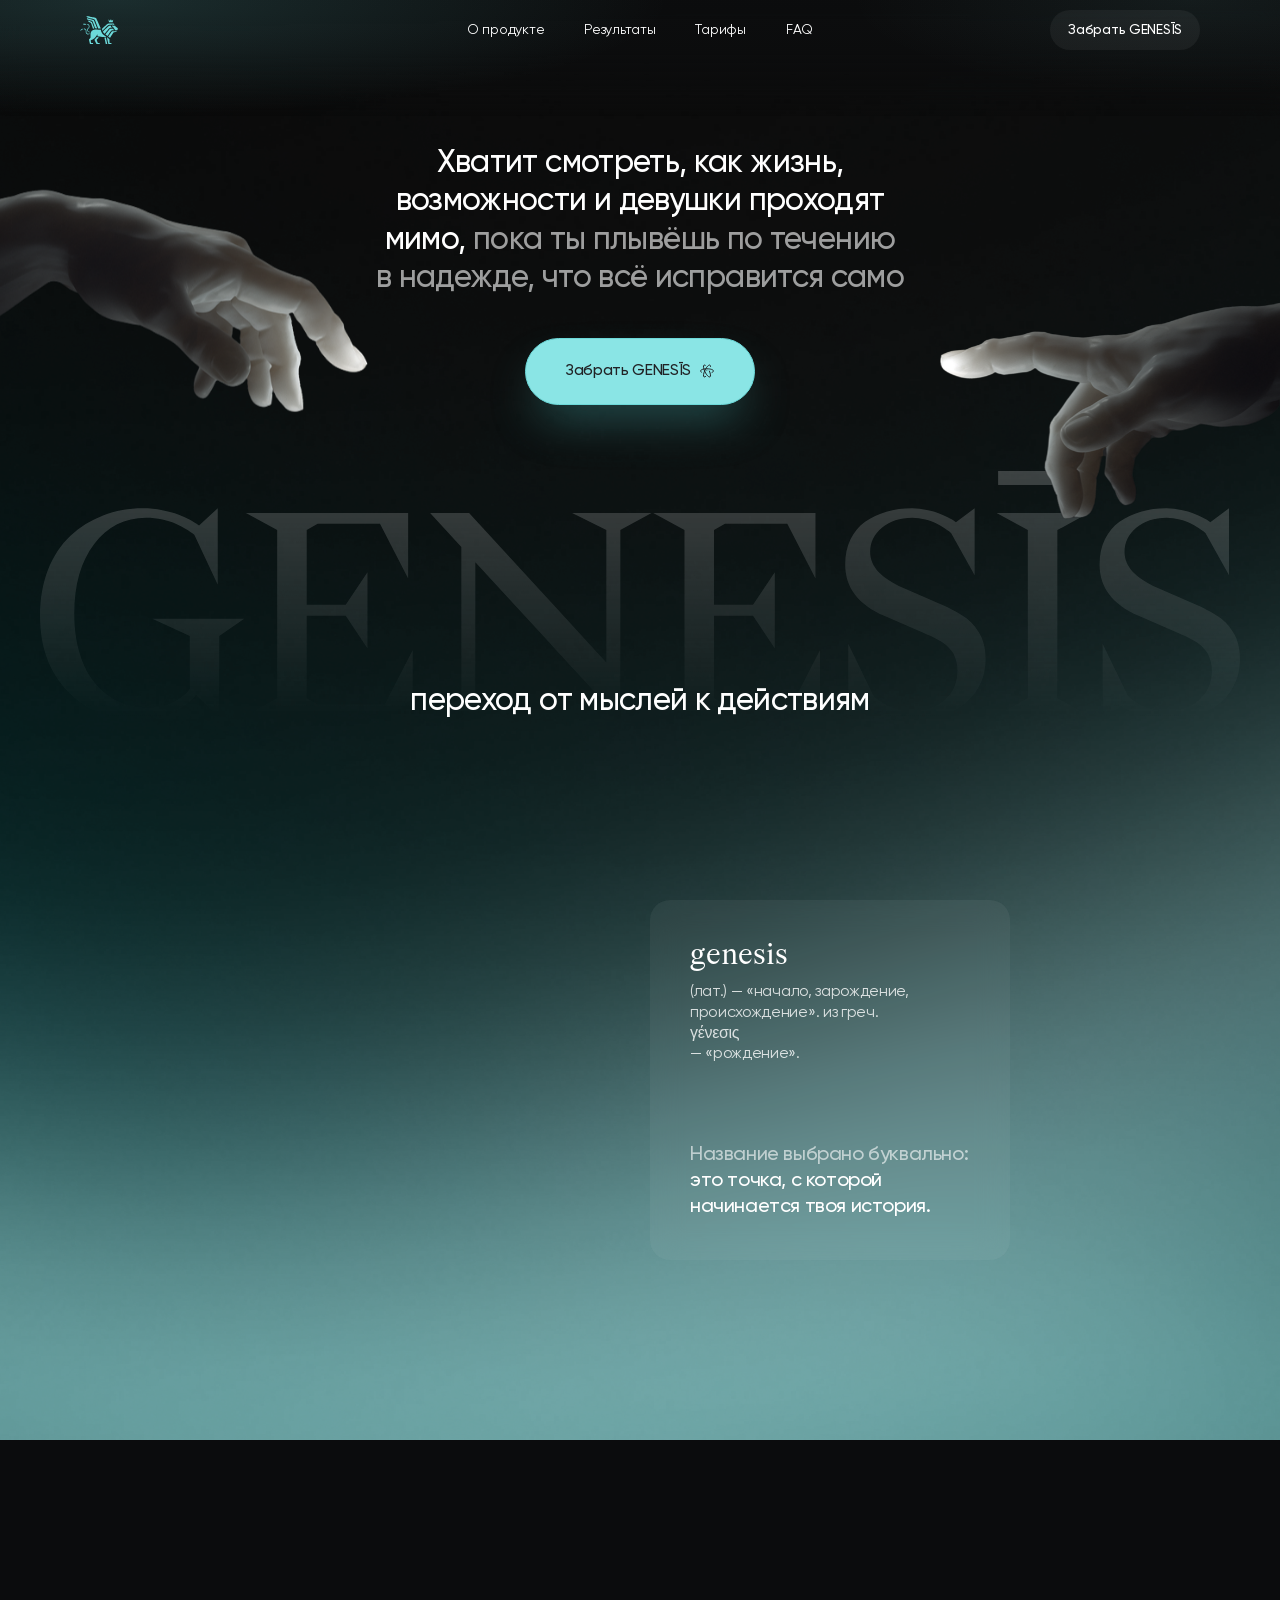
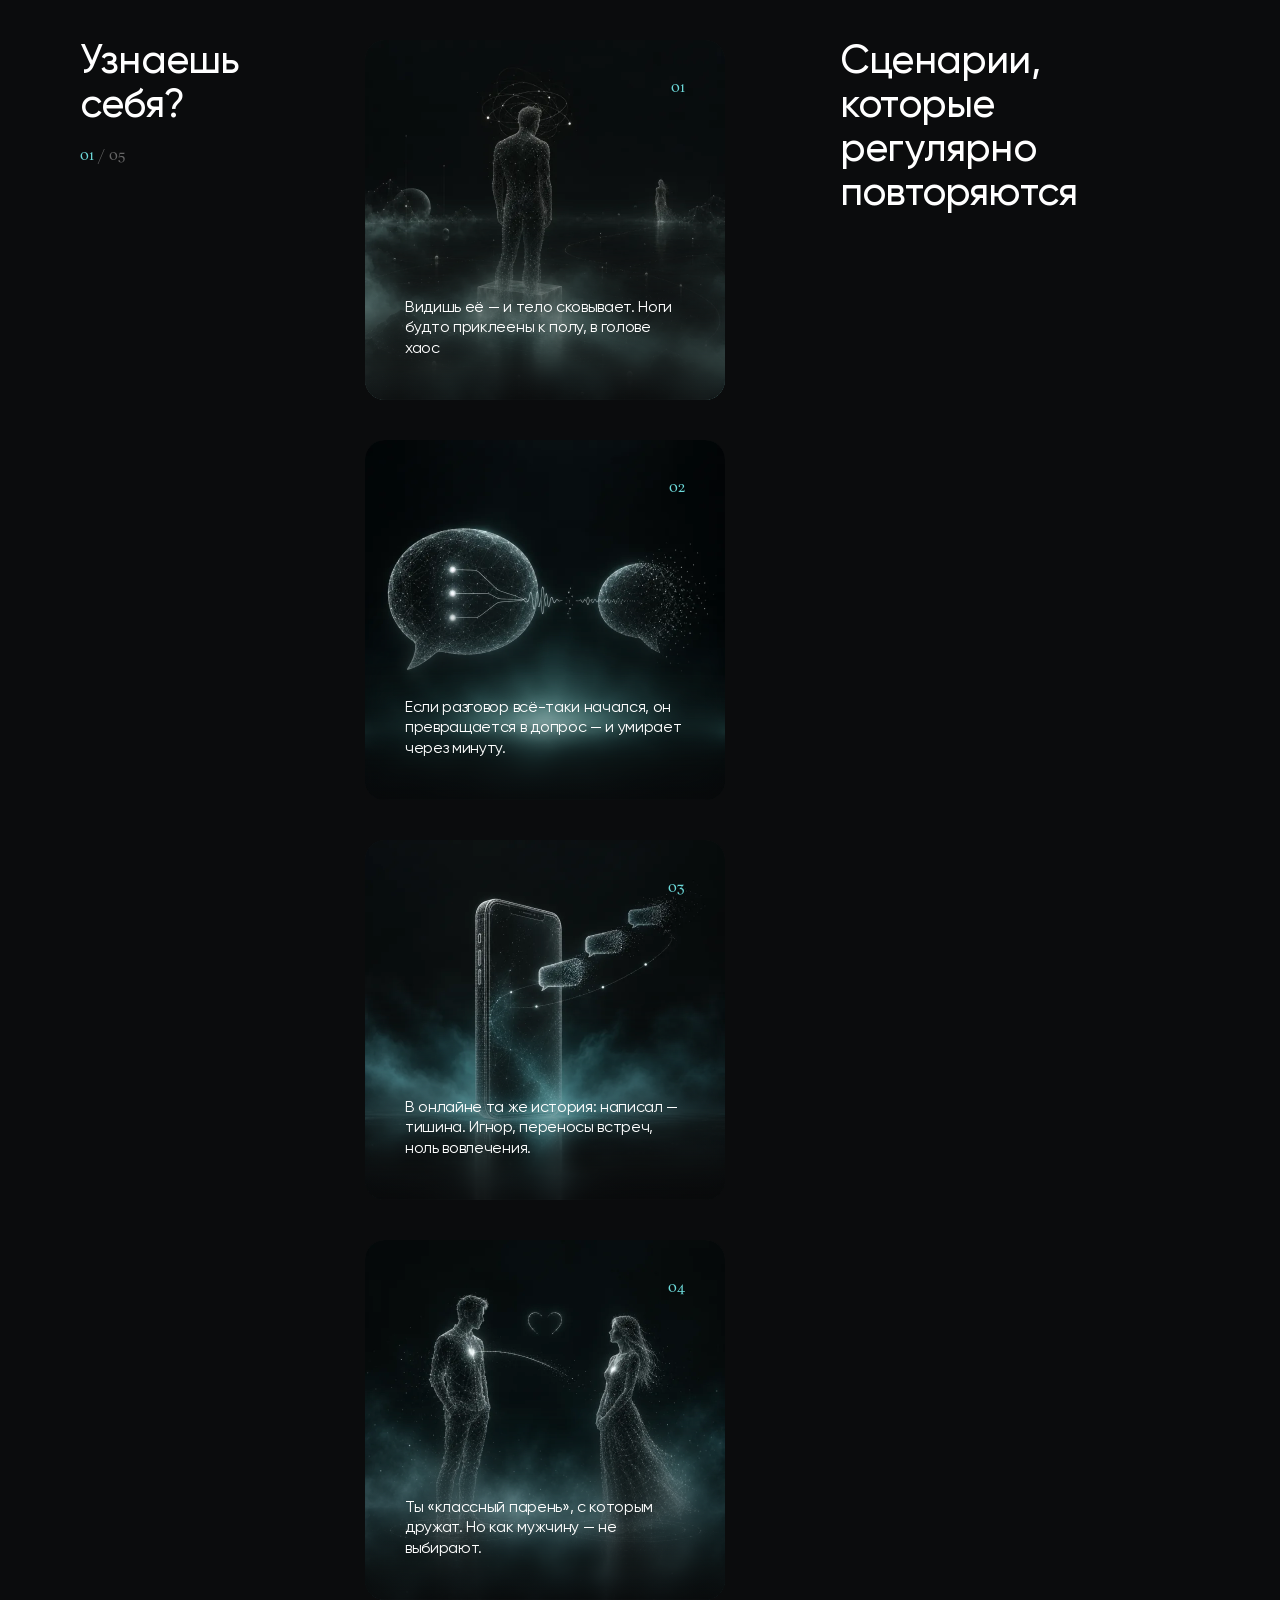
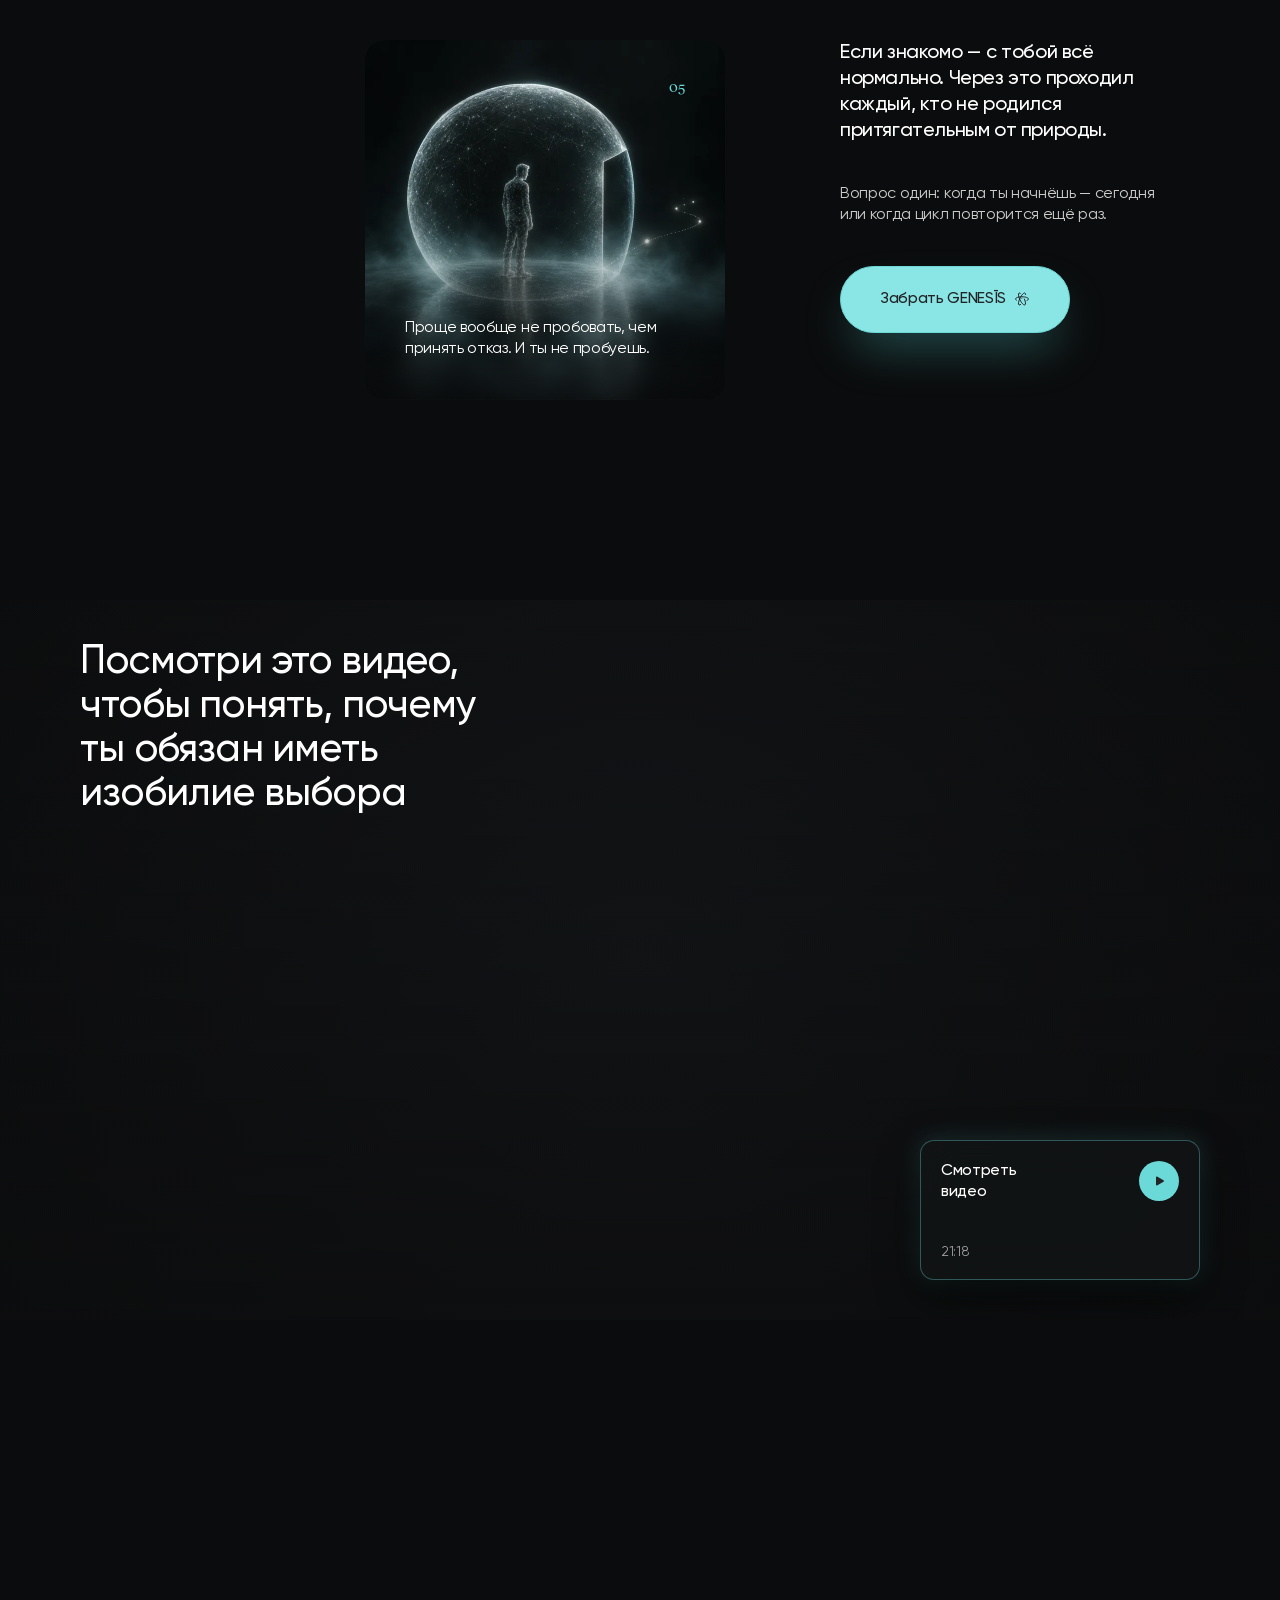
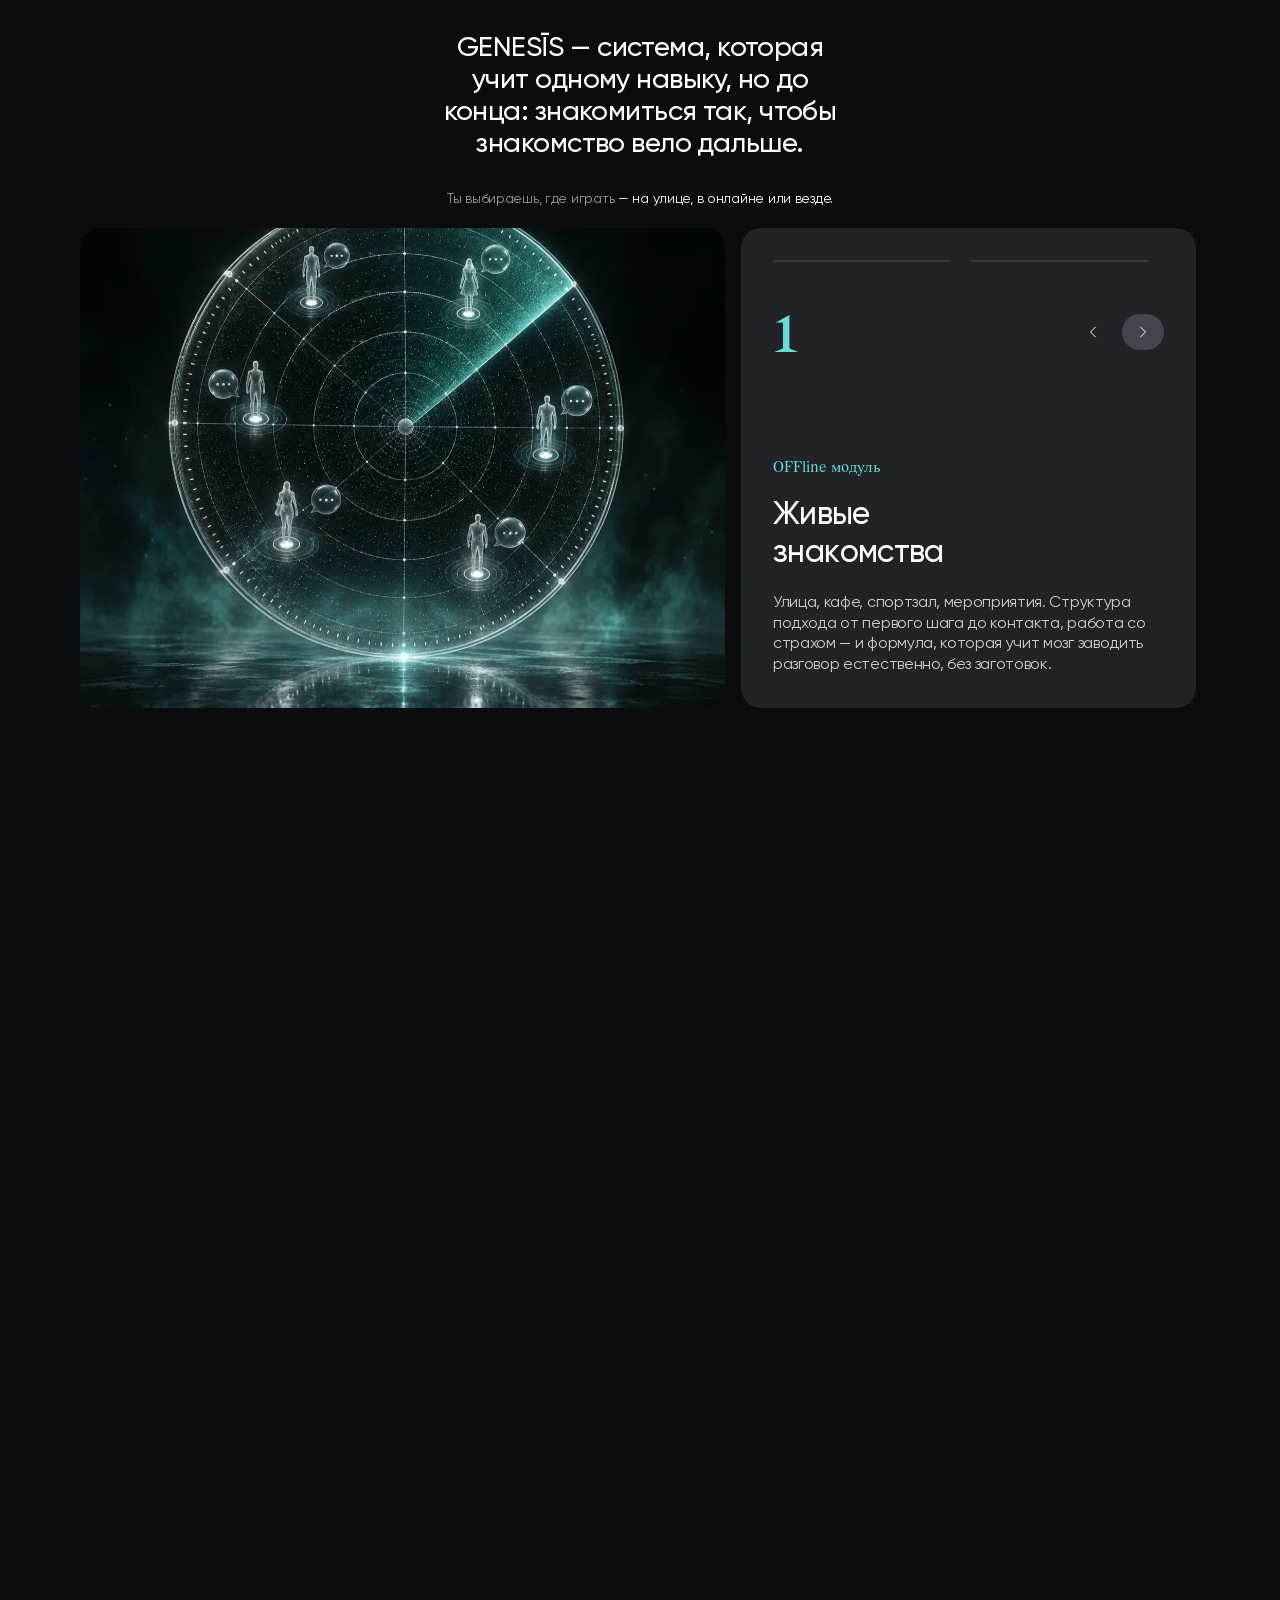
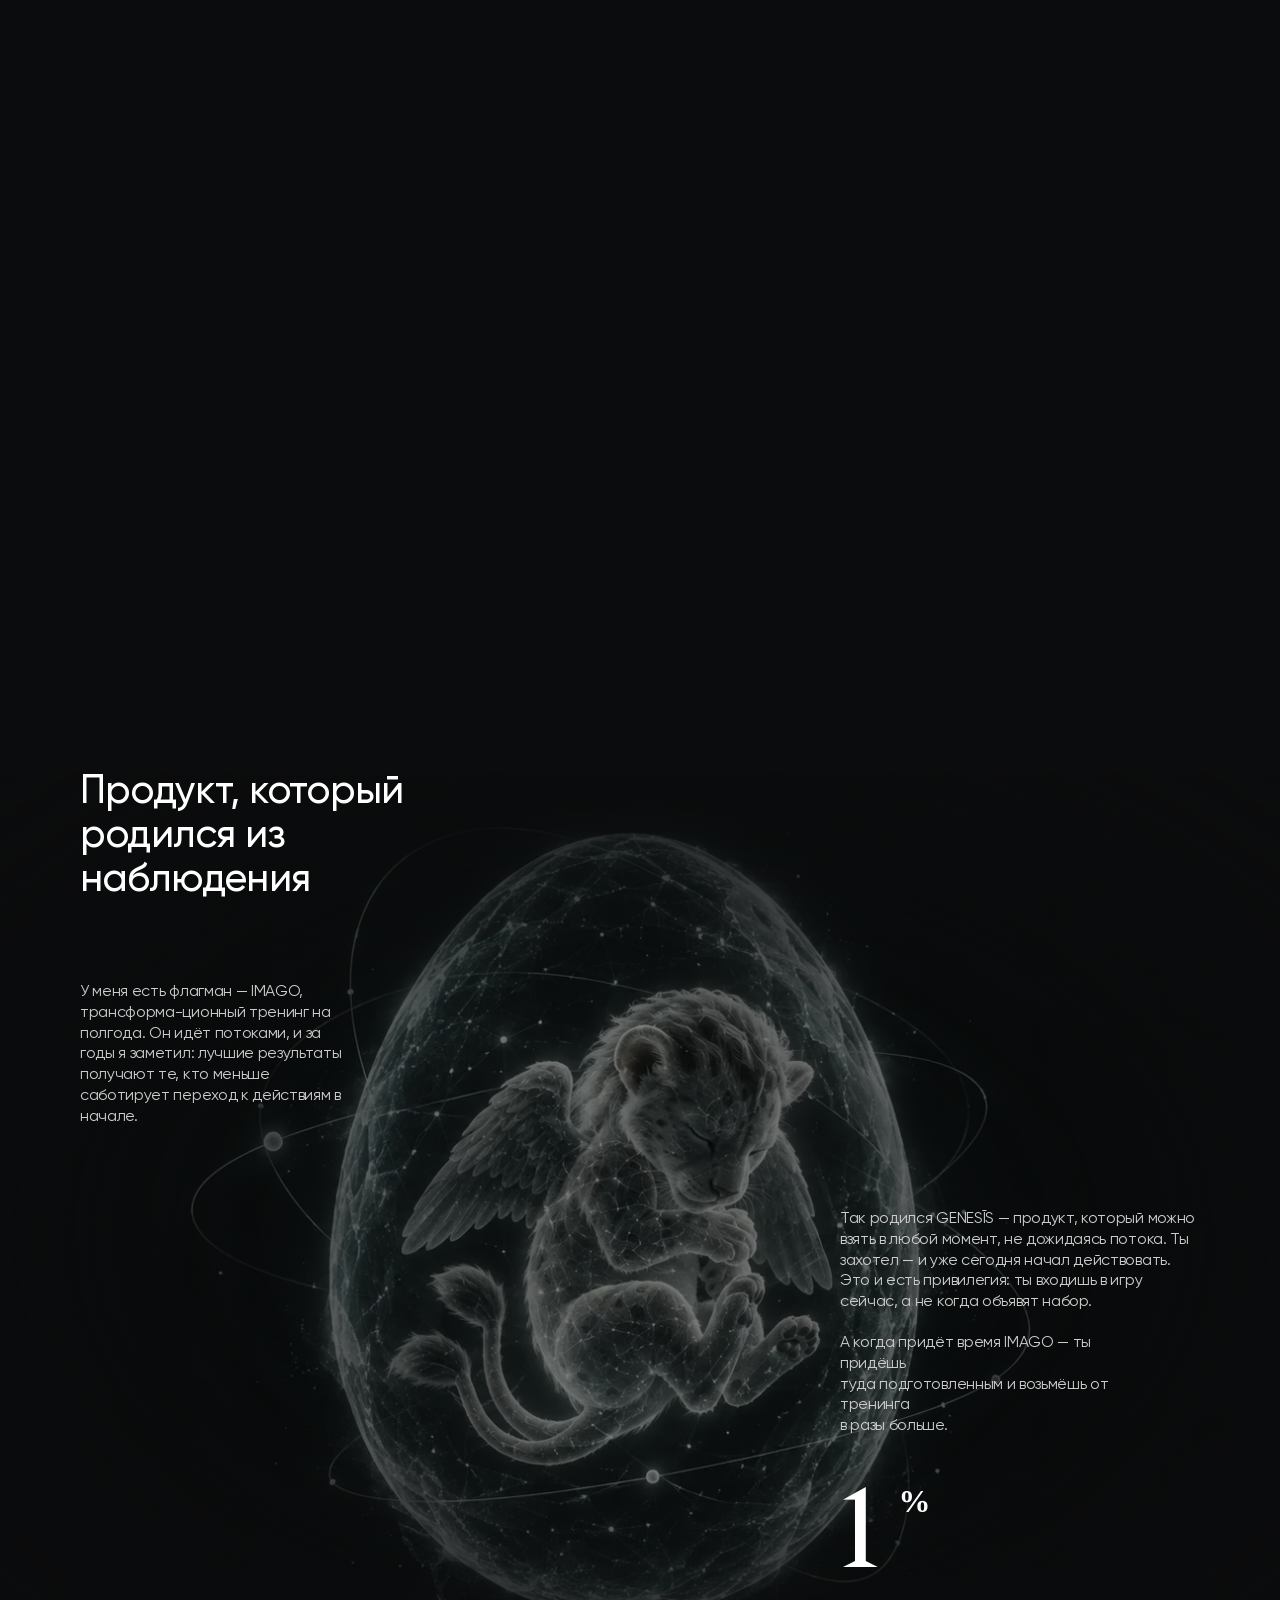
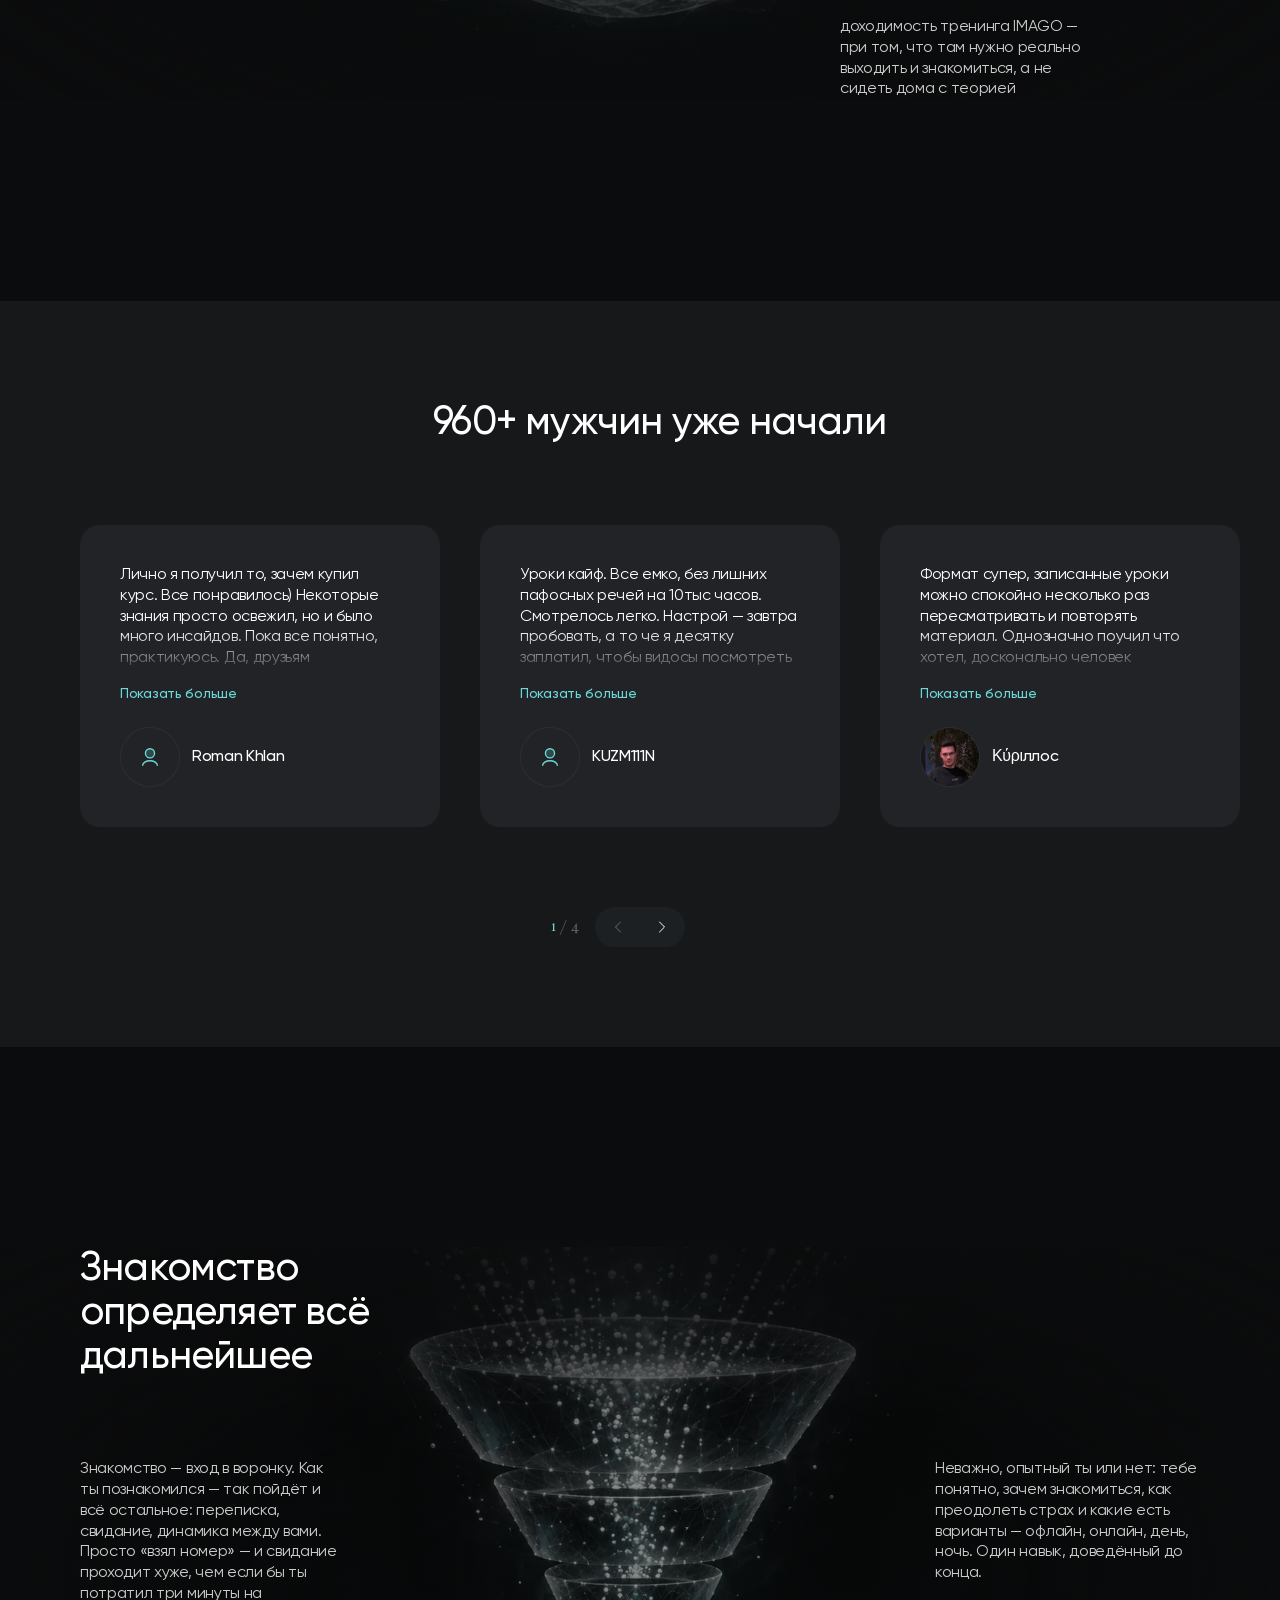
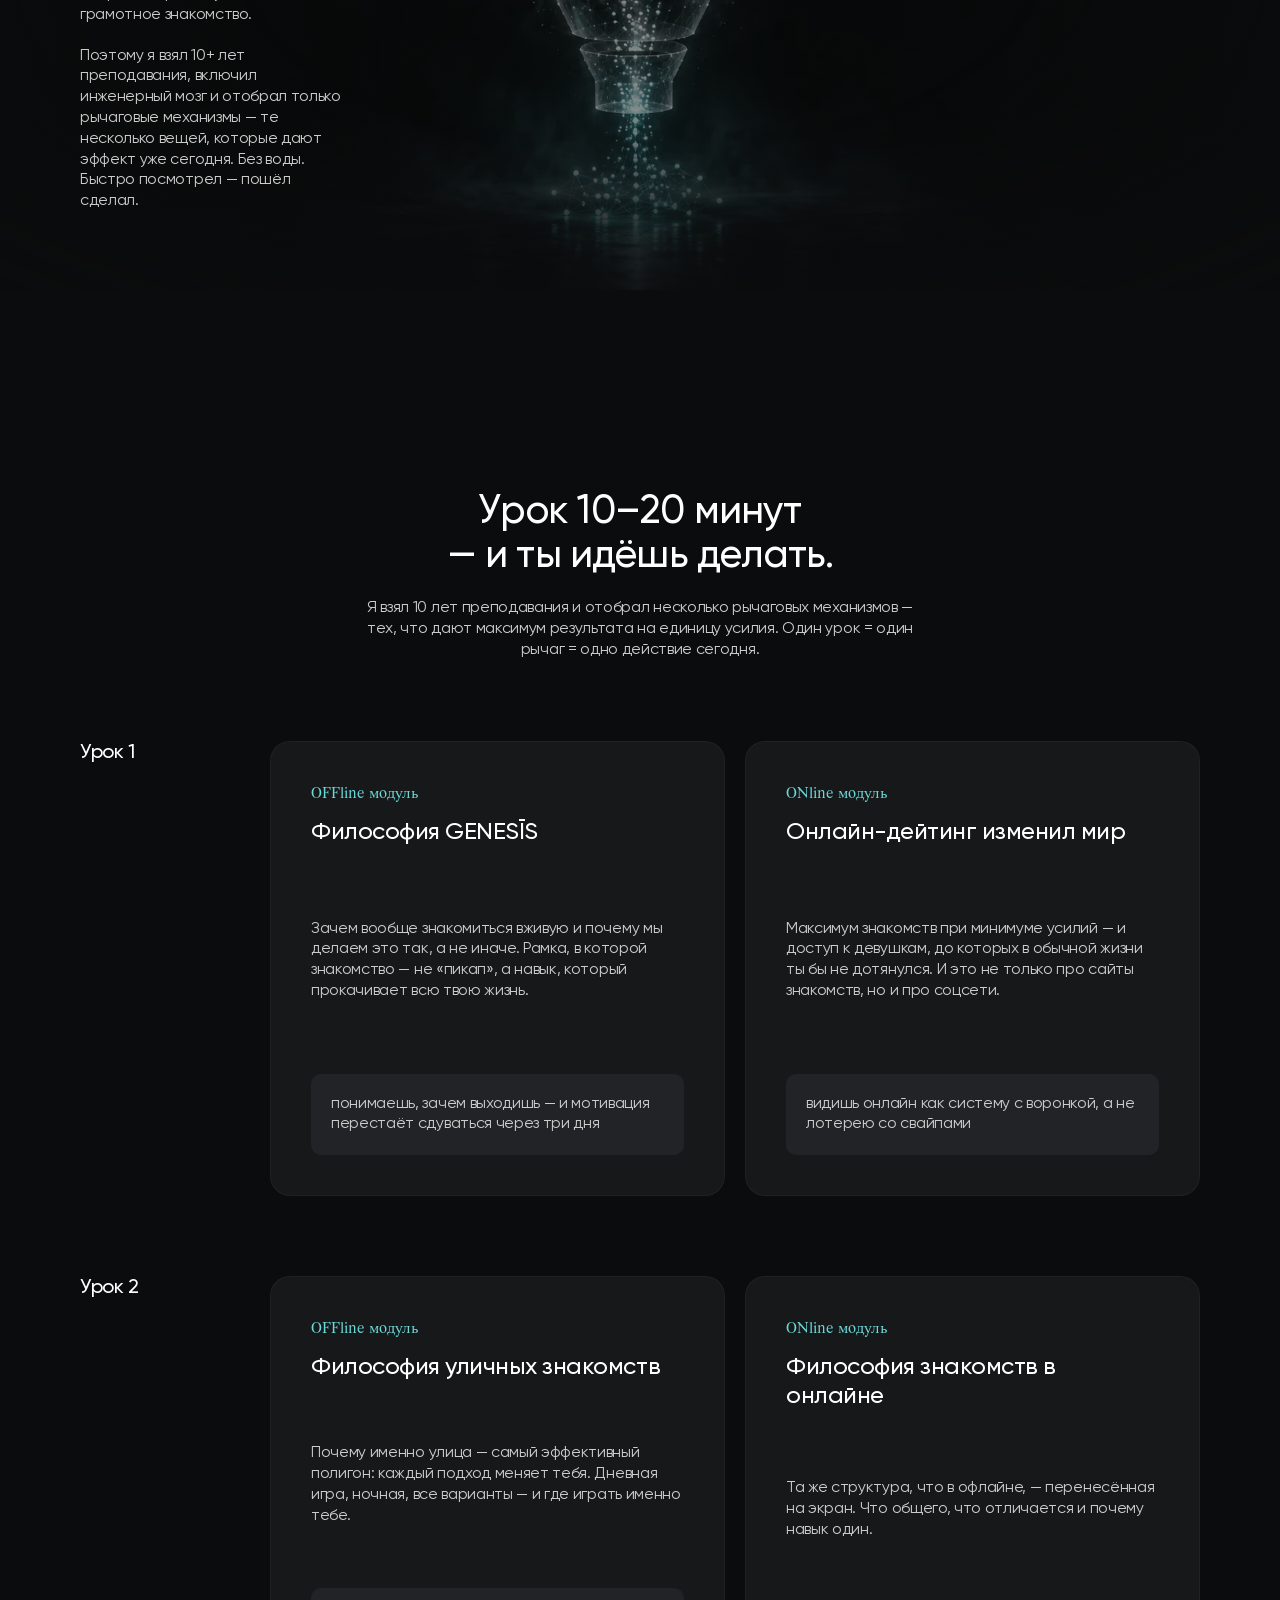
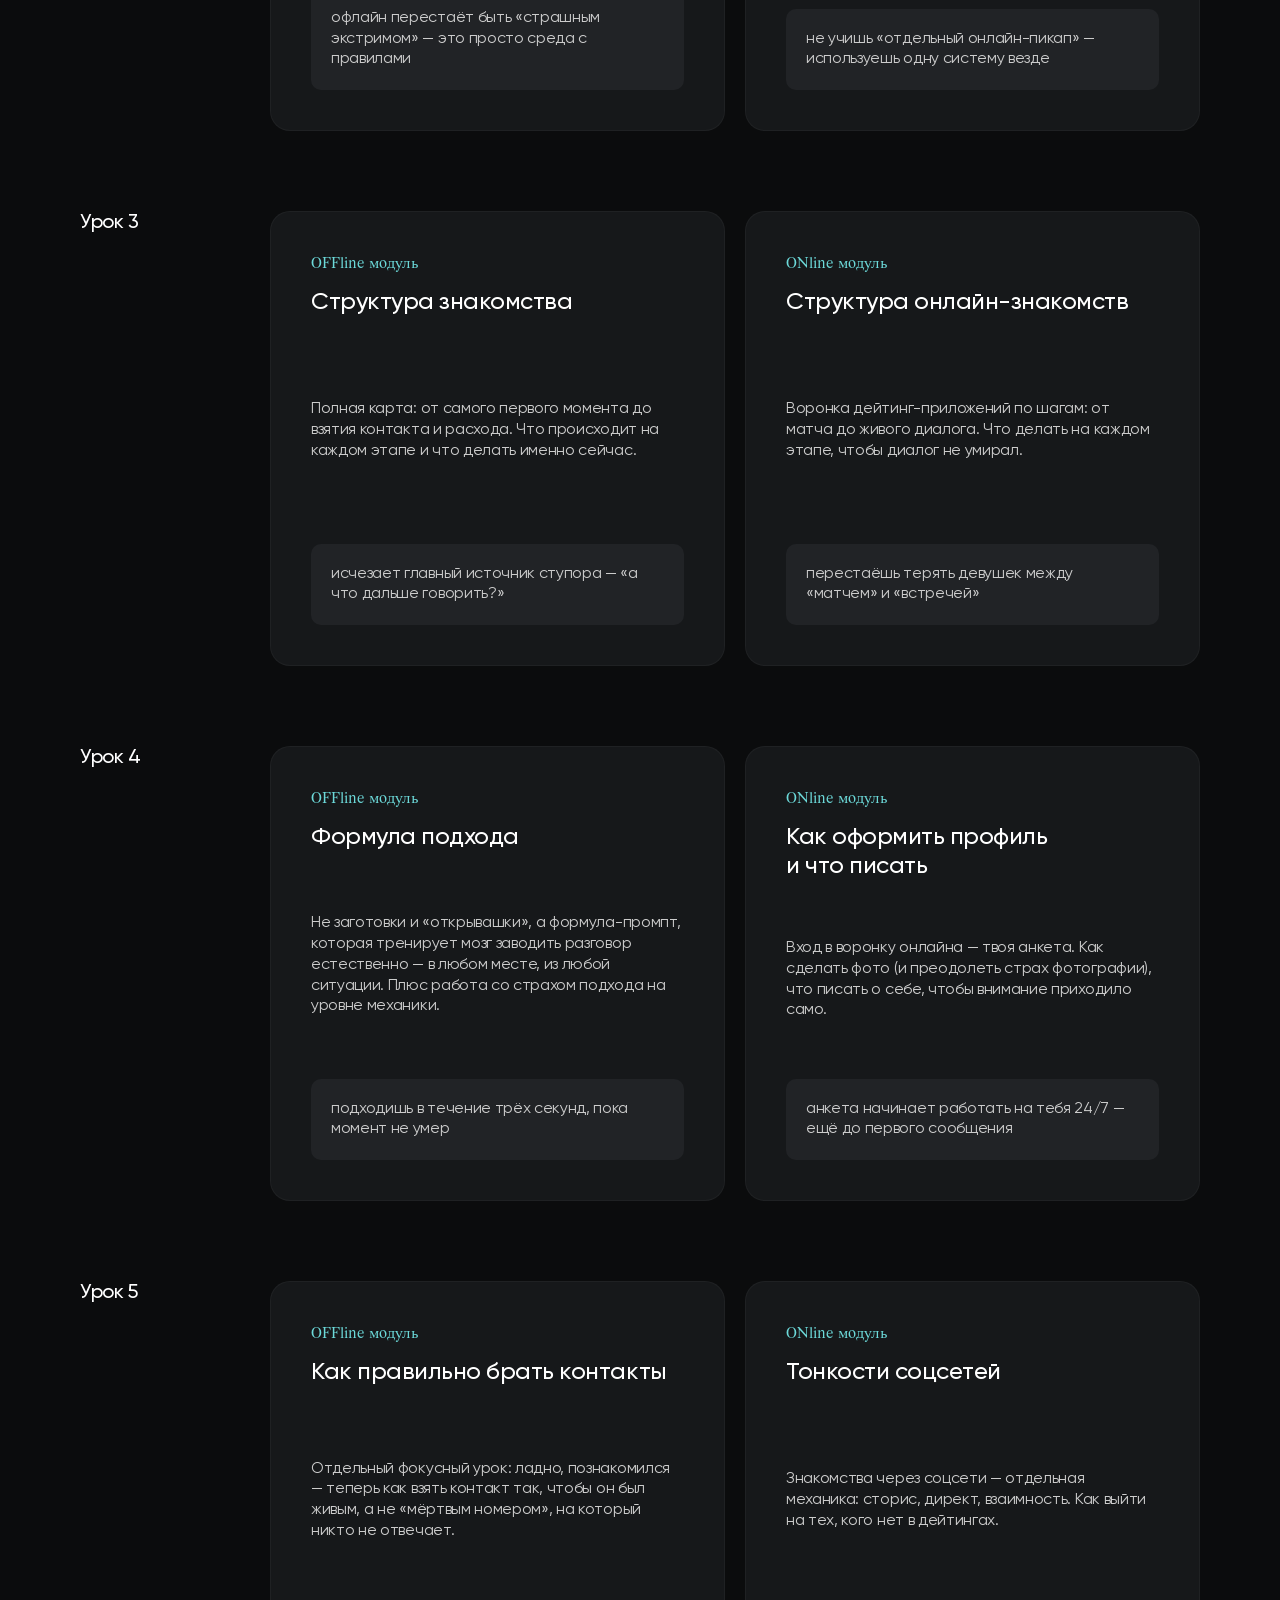
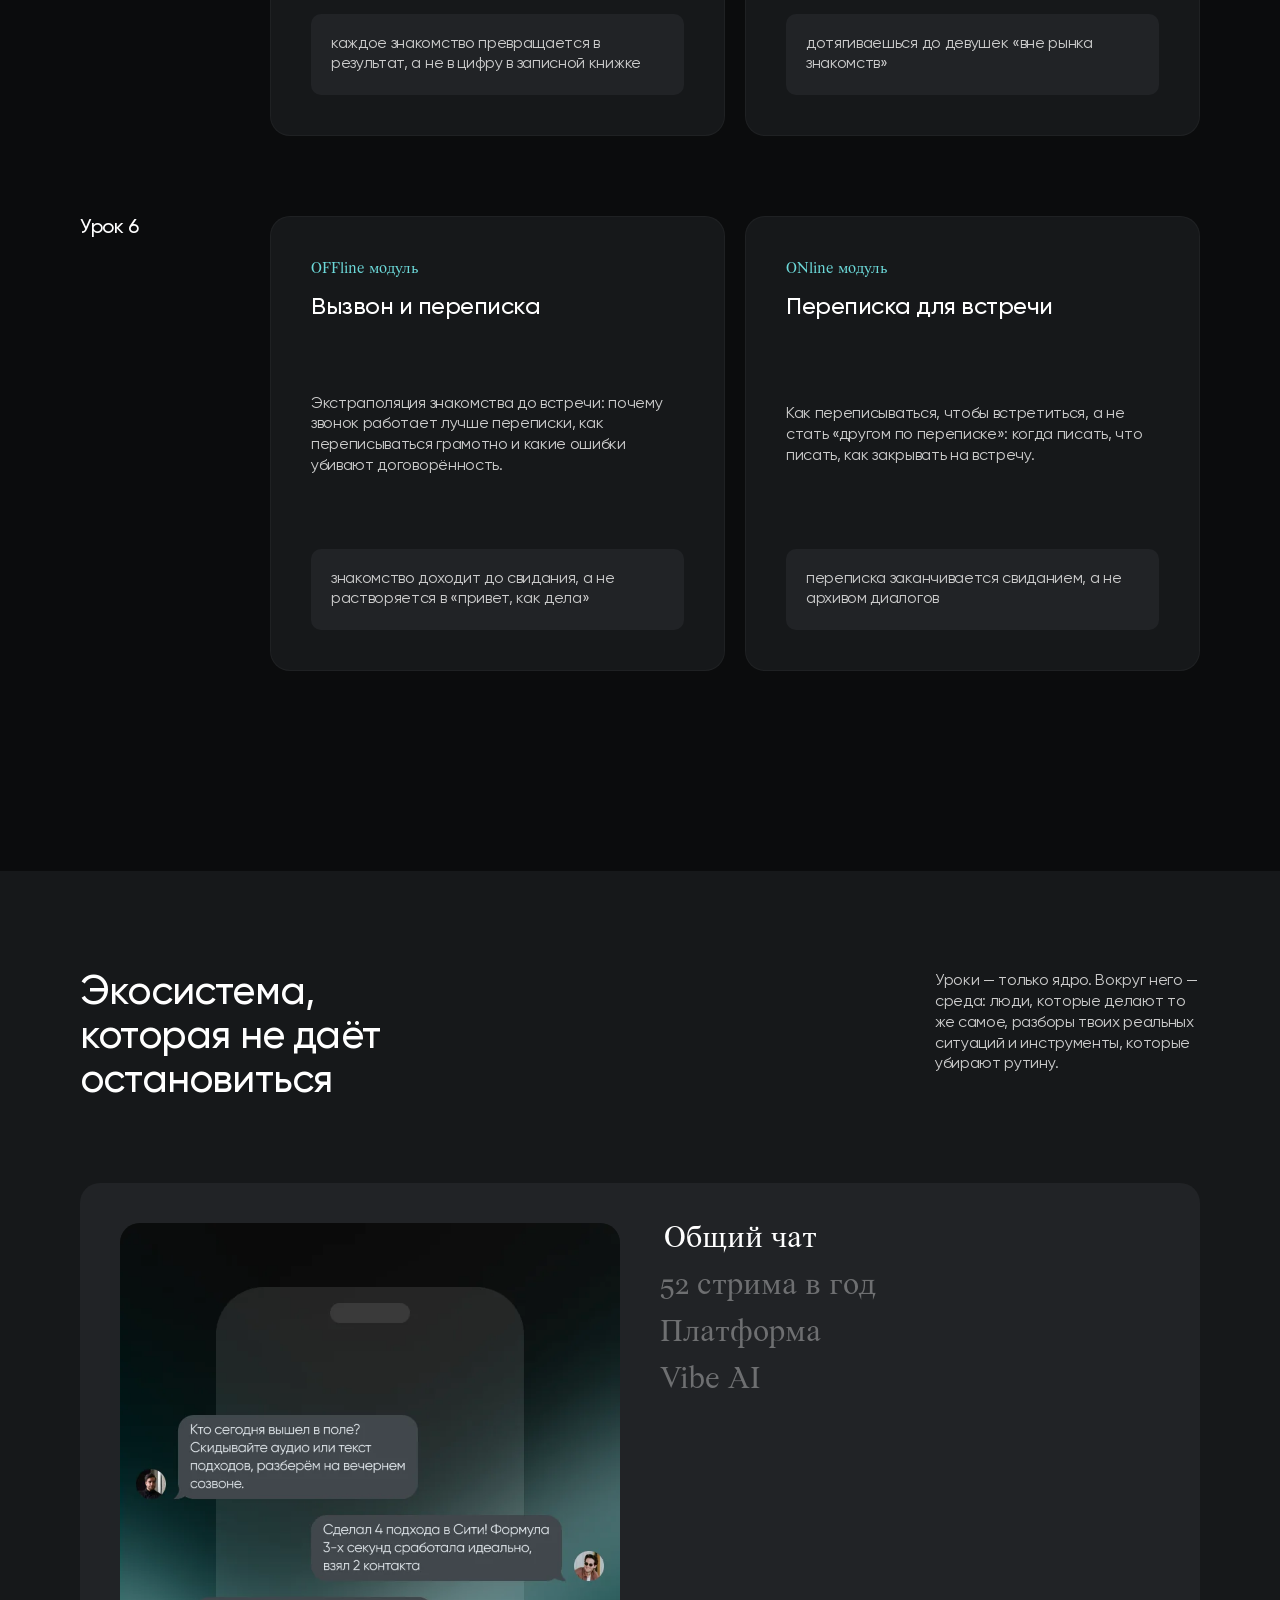
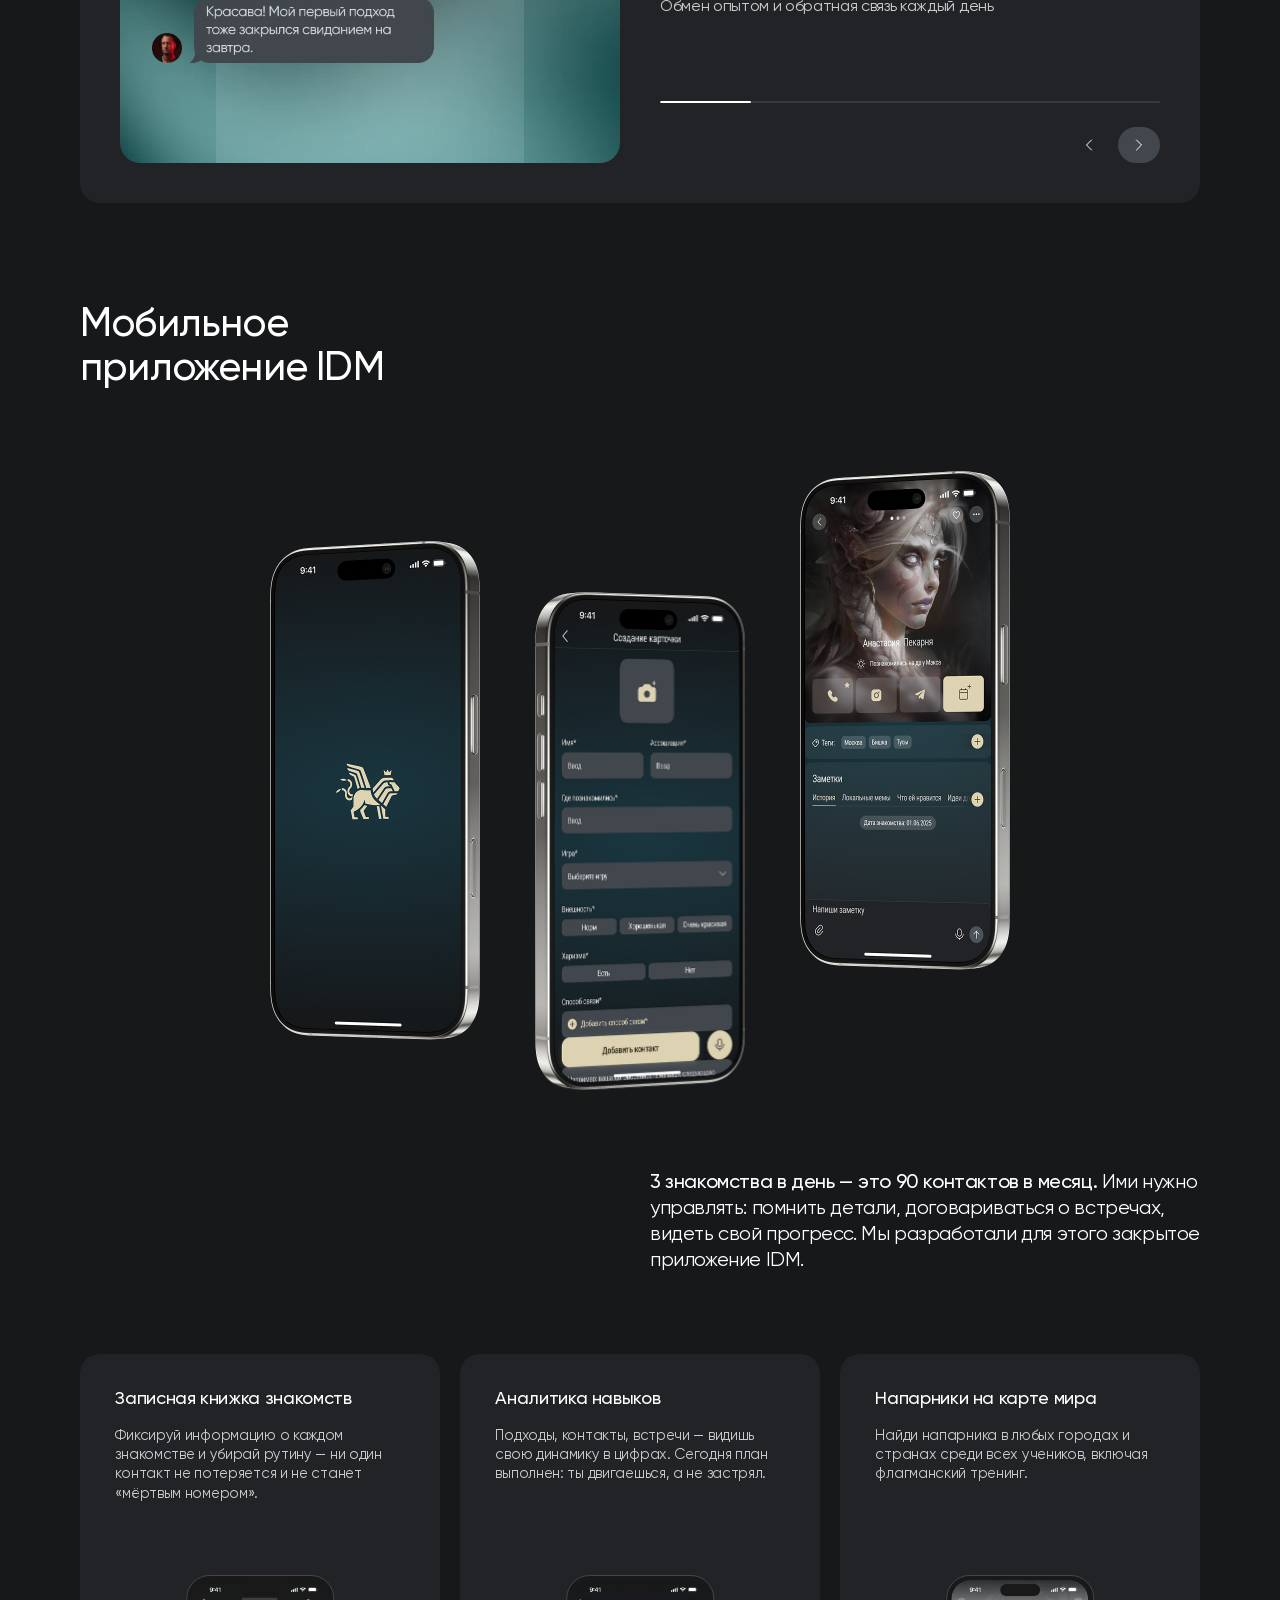
<file: index.original.html>
<!DOCTYPE html>
<html lang="ru">
<head>
  <meta charset="UTF-8">
  <meta name="viewport" content="width=device-width, initial-scale=1.0, viewport-fit=cover">
  <title>GENESĪS — Переход от мыслей к действиям</title>
  <meta name="description" content="GENESĪS — система, которая учит знакомиться так, чтобы знакомство вело дальше. На улице, в онлайне или везде.">
  <meta name="theme-color" content="#0C0D0E">
  <link rel="icon" href="assets/icons/845799d11f4dc45f8d05605190346147d438e769.svg" type="image/svg+xml">

  <!-- Preconnect & DNS-prefetch for zero-latency Kinescope video loading -->
  <link rel="preconnect" href="https://kinescope.io" crossorigin>
  <link rel="preconnect" href="https://kinescope.video" crossorigin>
  <link rel="dns-prefetch" href="https://kinescope.io">
  <link rel="dns-prefetch" href="https://kinescope.video">
  
  <!-- Single CSS entry point: the complete responsive system is composed here. -->
  <link rel="stylesheet" href="css/main.css?v=20260906-59">

  <!-- Yandex.Metrika counter -->
  <script>
    (function (m, e, t, r, i, k, a) {
      m[i] = m[i] || function () { (m[i].a = m[i].a || []).push(arguments); };
      m[i].l = 1 * new Date();
      for (var j = 0; j < document.scripts.length; j++) { if (document.scripts[j].src === r) { return; } }
      k = e.createElement(t); a = e.getElementsByTagName(t)[0]; k.async = 1; k.src = r; a.parentNode.insertBefore(k, a);
    })(window, document, 'script', 'https://mc.yandex.ru/metrika/tag.js?id=112283545', 'ym');

    ym(112283545, 'init', {
      ssr: true,
      webvisor: true,
      clickmap: true,
      ecommerce: 'dataLayer',
      referrer: document.referrer,
      url: location.href,
      accurateTrackBounce: true,
      trackLinks: true
    });
  </script>
  <!-- /Yandex.Metrika counter -->
</head>
<body>
  <!-- Yandex.Metrika noscript fallback -->
  <noscript><div><img src="https://mc.yandex.ru/watch/112283545" style="position:absolute; left:-9999px;" alt=""></div></noscript>
  <a class="skip-link" href="#main-content">Перейти к содержимому</a>
  <div class="site-wrapper">

    <!-- ====================================================================
         0. FIXED NAVBAR
         ==================================================================== -->
    <header class="site-header">
      <div class="header-inner">
        <a href="#" class="header-logo" aria-label="GENESĪS Home">
          <img src="assets/icons/845799d11f4dc45f8d05605190346147d438e769.svg" alt="GENESĪS Logo" width="38" height="28">
        </a>

        <nav class="header-nav" id="header-nav">
          <a href="#about" class="nav-link">О продукте</a>
          <a href="#feedbacks" class="nav-link">Результаты</a>
          <a href="#pricing" class="nav-link">Тарифы</a>
          <a href="#faq" class="nav-link">FAQ</a>
        </nav>

        <div class="header-cta">
          <a href="#pricing" class="header-btn">
            <span>Забрать GENESĪS</span>
            <div class="header-btn-light">
              <img src="assets/icons/2d5b0b86258e208370a59c5aae23b23a2fc8e683.svg" alt="">
            </div>
          </a>
        </div>

        <button class="mobile-menu-toggle" id="mobile-menu-toggle" type="button" aria-label="Открыть меню" aria-controls="header-nav" aria-expanded="false">
          <span></span>
          <span></span>
          <span></span>
        </button>
      </div>
    </header>

    <main id="main-content">
    <!-- ====================================================================
         1. HERO SECTION (Figma Node 1:35)
         ==================================================================== -->
    <section class="hero-section" id="hero">
      <!-- Background Graphic Layers -->
      <div class="hero-bg-layer" aria-hidden="true">
        <img class="hero-bg-img-1" src="assets/images/11061d69a8d4c85c0ed2466dc6738c9ee3f29dfd.png" alt="">
        <img class="hero-bg-img-2" src="assets/images/559d9ffddd11475d419833b70e47539af6f7ac57.png" alt="">
      </div>

      <!-- Top Block: 1440x810 -->
      <div class="hero-top-block">
        <!-- Floating Rotated Left Graphic -->
        <div class="hero-float-left">
          <img src="assets/images/hand1.png" alt="">
        </div>

        <!-- Floating Rotated Right Graphic -->
        <div class="hero-float-right">
          <img src="assets/images/hand2.png" alt="">
        </div>

        <!-- Center Text + Button -->
        <div class="hero-center-box">
          <h1 class="hero-main-title">
            Хватит смотреть, как жизнь,<br class="hero-br-1920"> возможности и девушки проходят<br class="hero-br-1920"> мимо, <span class="dim">пока ты плывёшь по течению<br>в надежде, что всё исправится само</span>
          </h1>

          <a href="#pricing" class="hero-cta-btn">
            <span>Забрать GENESĪS</span>
            <img src="assets/icons/618496dd0a976bac5108d14334ba425f90227f21.svg" alt="" width="16" height="16">
          </a>
        </div>

        <!-- Vector Graphic & Tagline at bottom of Top Block -->
        <div class="hero-vector-wrap">
          <img src="assets/icons/d46b8e5d633bcbd0286b2ef1564d6a57469c49b7.svg" alt="">
          <p class="hero-vector-tagline">переход от мыслей к действиям</p>
        </div>
      </div>

      <!-- Bottom Block: 1440x810 (top 810px) -->
      <div class="hero-bottom-block">
        <div class="hero-def-box">
          <div>
            <div class="hero-def-term">genesis</div>
            <div class="hero-def-origin">(лат.) — «начало, зарождение,<br>происхождение». из греч. γένεσις<br>— «рождение».</div>
          </div>
          <div class="hero-def-desc">
            <span class="dim">Название выбрано буквально:</span><br>это точка, с которой<br>начинается твоя история.
          </div>
        </div>
      </div>
    </section>


    <!-- ====================================================================
         2. SCENARIOS SECTION ("Узнаешь себя?", Figma Node 1:60)
         ==================================================================== -->
    <section class="scenarios-section" id="about">
      <div class="scenarios-inner">
        <!-- Left Title -->
        <h2 class="scenarios-left-title"><span class="scenarios-title-desktop">Узнаешь<br>себя?</span><span class="scenarios-title-mobile">Узнаешь<br>себя сценарии,<br>которые регулярно<br>повторяются?</span></h2>

        <!-- Center 5 Cards Column (left: 445px, top: 0) -->
        <div class="scenarios-cards-column">
          <div class="scenario-card">
            <img class="scenario-card-bg" src="assets/media/scenarios/scenario-1.webp" alt="" width="720" height="720" loading="lazy" decoding="async">
            <div class="scenario-card-num">01</div>
            <p class="scenario-card-text">Видишь её — и тело сковывает. Ноги будто приклеены к полу, в голове хаос</p>
          </div>

          <div class="scenario-card">
            <img class="scenario-card-bg" src="assets/media/scenarios/scenario-2.webp" alt="" width="720" height="720" loading="lazy" decoding="async">
            <div class="scenario-card-num">02</div>
            <p class="scenario-card-text">Если разговор всё-таки начался, он превращается в допрос — и умирает через минуту.</p>
          </div>

          <div class="scenario-card">
            <img class="scenario-card-bg" src="assets/media/scenarios/scenario-3.webp" alt="" width="720" height="720" loading="lazy" decoding="async">
            <div class="scenario-card-num">03</div>
            <p class="scenario-card-text">В онлайне та же история: написал — тишина. Игнор, переносы встреч, ноль вовлечения.</p>
          </div>

          <div class="scenario-card">
            <img class="scenario-card-bg" src="assets/media/scenarios/scenario-4.webp" alt="" width="720" height="720" loading="lazy" decoding="async">
            <div class="scenario-card-num">04</div>
            <p class="scenario-card-text">Ты «классный парень», с которым дружат. Но как мужчину — не выбирают.</p>
          </div>

          <div class="scenario-card">
            <img class="scenario-card-bg" src="assets/media/scenarios/scenario-5.webp" alt="" width="720" height="720" loading="lazy" decoding="async">
            <div class="scenario-card-num">05</div>
            <p class="scenario-card-text">Проще вообще не пробовать, чем принять отказ. И ты не пробуешь.</p>
          </div>
        </div>

        <!-- Right Column Top Title (left: 920px, top: 0) -->
        <div class="scenarios-right-title-wrap">
          <h3 class="scenarios-right-title">Cценарии,<br>которые<br>регулярно повторяются</h3>
        </div>

        <!-- Right Column Bottom Content (left: 920px, top: 1600px) -->
        <div class="scenarios-right-bottom">
          <p class="scenarios-right-text-1">Если знакомо — с тобой всё нормально. Через это проходил каждый, кто не родился притягательным от природы.</p>
          <p class="scenarios-right-text-2">Вопрос один: когда ты начнёшь — сегодня или когда цикл повторится ещё раз.</p>
          <a href="#pricing" class="scenarios-cta-btn">
            <span>Забрать GENESĪS</span>
            <img src="assets/icons/618496dd0a976bac5108d14334ba425f90227f21.svg" alt="" width="16" height="16">
          </a>
        </div>
      </div>
    </section>

    <!-- ====================================================================
         3. VIDEO INTRO SECTION (Figma Node 1:95)
         ==================================================================== -->
    <section class="video-section">
      <div class="video-preview-card" role="button" tabindex="0" aria-label="Открыть видео о программе" data-video-src="https://kinescope.io/embed/qnkaYphFo5uZ7E4rgvUBkc">
        <div class="video-bg-media">
          <iframe class="video-bg-iframe lazy-kinescope" data-src="https://kinescope.io/embed/qnkaYphFo5uZ7E4rgvUBkc?autoplay=1&muted=1&controls=0&loop=1&playsinline=1&ui=0&header=0&watermark=0&background=1" allow="autoplay; fullscreen" title="Background Video Preview"></iframe>
        </div>
        <div class="video-card-overlay"></div>
        
        <div class="video-card-title-wrap">
          <h2 class="video-card-title">Посмотри это видео,<br>чтобы понять, почему<br>ты обязан иметь<br>изобилие выбора</h2>
        </div>
        
        <div class="video-play-box">
          <div class="video-play-header">
            <span class="video-play-label">Смотреть<br>видео</span>
            <div class="video-play-icon">
              <img src="assets/icons/6dd67f9e42bd33cc56743420457cb1a97d27d700.svg" alt="Play Icon">
            </div>
          </div>
          <div class="video-play-duration">21:18</div>
        </div>
      </div>
    </section>


    <!-- ====================================================================
         4. SYSTEM SLIDER ("GENESĪS — система...", Figma Node 1:111)
         ==================================================================== -->
    <section class="system-slider-section" id="system-slider-section">
      <div class="system-slider-scroll-track" id="system-slider-scroll-track">
        <div class="system-slider-sticky-stage">
          <div class="system-slider-header">
            <h2><span class="slider-title-desktop">GENESĪS — система, которая<br>учит одному навыку, но до<br>конца: знакомиться так, чтобы<br>знакомство вело дальше.</span><span class="slider-title-mobile">GENESĪS — система,<br>которая учит одному<br>навыку, но до конца:<br>знакомиться так, чтобы<br>знакомство вело дальше.</span></h2>
            <p>Ты выбираешь, где играть <span class="white">— на улице, в онлайне или везде.</span></p>
          </div>

          <div class="system-slider-box" id="system-slider-box">


            <!-- Left Side: Image Layer Stack -->
            <div class="system-slider-image">
              <div class="system-slide-img-layer active" id="system-img-layer-1" data-media-slot="system-offline">
                <img class="shared-media-asset" src="assets/media/system/offline.webp?v=20260906-60" alt="OFFline модуль — живые знакомства" loading="lazy" decoding="async">
              </div>
              <div class="system-slide-img-layer" id="system-img-layer-2" data-media-slot="system-online">
                <img class="shared-media-asset" src="assets/media/system/online.webp?v=20260906-60" alt="ONline модуль — знакомства в онлайне" loading="lazy" decoding="async">
              </div>
            </div>
            
            <!-- Right Side: Content Box with Progress Bars & Text Layer Stack -->
            <div class="system-slider-content">
              <div>
                <div class="system-bars-wrap">
                  <button class="system-bar-item" type="button" data-index="0" aria-label="Показать модуль OFFline" aria-current="true">
                    <div class="system-bar-fill" id="system-bar-fill-1"></div>
                  </button>
                  <button class="system-bar-item" type="button" data-index="1" aria-label="Показать модуль ONline" aria-current="false">
                    <div class="system-bar-fill" id="system-bar-fill-2"></div>
                  </button>
                </div>
                <div class="system-slider-pagination">
                  <span class="system-slider-num" id="system-slide-num">1</span>
                  <div class="stories-nav">
                    <button class="stories-nav-btn" id="system-slider-prev" type="button" aria-label="Предыдущий модуль">
                      <img src="assets/icons/635079fbf193f0ed82a6718b99cdbc1a267c434b.svg" alt="" aria-hidden="true">
                    </button>
                    <button class="stories-nav-btn next-btn" id="system-slider-next" type="button" aria-label="Следующий модуль">
                      <img src="assets/icons/7b96c4a93bb88575a52f91118ee109bb499292b7.svg" alt="" aria-hidden="true">
                    </button>
                  </div>
                </div>
              </div>

              <div class="system-text-stage">
                <div class="system-slide-text-layer active" id="system-text-layer-1">
                  <span class="system-slide-tag">OFFline модуль</span>
                  <h3 class="system-slide-title">Живые<br>знакомства</h3>
                  <p class="system-slide-desc">
                    Улица, кафе, спортзал, мероприятия. Структура подхода от первого шага до контакта, работа со страхом — и формула, которая учит мозг заводить разговор естественно, без заготовок.
                  </p>
                </div>
                <div class="system-slide-text-layer" id="system-text-layer-2">
                  <span class="system-slide-tag">ONline модуль</span>
                  <h3 class="system-slide-title">Знакомства<br>в онлайне</h3>
                  <p class="system-slide-desc">
                    Тиндероподобные приложения, Instagram*, Telegram. Упаковка профиля, алгоритм первого сообщения, ведение переписки и быстрый перевод диалога на свидание в реальной жизни.
                  </p>
                  <p class="legal-note">* Instagram принадлежит компании Meta, признанной экстремистской организацией и запрещённой на территории РФ.</p>
                </div>
              </div>
            </div>
          </div>
        </div>
      </div>
    </section>


    <!-- ====================================================================
         5. OBSERVATION & STATS SECTION (Figma Node 1:137)
         ==================================================================== -->
    <section class="observation-section">
      <div class="section-bg-art" aria-hidden="true">
        <img src="assets/media/backgrounds/observation-bg.webp" srcset="assets/media/backgrounds/observation-bg-900.webp 900w, assets/media/backgrounds/observation-bg.webp 1672w" sizes="100vw" alt="" loading="lazy" decoding="async">
      </div>
      <div class="observation-inner">
        <!-- Left Column Title -->
        <h2 class="observation-title">Продукт, который<br>родился из<br class="br-desktop"> наблюдения</h2>

        <!-- Left Column Body Text -->
        <p class="observation-left-text">
          <span class="text-1920">У меня есть флагман — IMAGO,<br>трансформа-ционный тренинг на<br>полгода. Он идёт потоками, и за годы я<br>заметил: лучшие результаты получают<br>те, кто меньше саботирует переход к<br>действиям в начале.</span>
          <span class="text-1600">У меня есть флагман — IMAGO,<br>трансформа-ционный тренинг на<br>полгода. Он идёт потоками, и за<br>годы я заметил: лучшие результаты<br>получают те, кто меньше<br>саботирует переход к действиям в<br>начале.</span>
          <span class="text-default">У меня есть флагман — IMAGO, трансформа-ционный тренинг на полгода. Он идёт потоками, и за годы я заметил: лучшие результаты получают те, кто меньше саботирует переход к действиям в начале.</span>
        </p>

        <!-- Right Column Text (top: 357px) -->
        <div class="observation-right-text">
          <p>
            <span class="text-1920">Так родился GENESĪS — продукт, который можно<br>взять в любой момент, не дожидаясь потока. Ты<br>захотел — и уже сегодня начал действовать. Это и<br>есть привилегия: ты входишь в игру сейчас, а не<br>когда объявят набор.</span>
            <span class="text-1600">Так родился GENESĪS — продукт, который можно<br>взять в любой момент, не дожидаясь потока. Ты<br>захотел — и уже сегодня начал действовать.<br>Это и есть привилегия: ты входишь в игру<br>сейчас, а не когда объявят набор.</span>
            <span class="text-default">Так родился GENESĪS — продукт, который можно взять в любой момент, не дожидаясь потока. Ты захотел — и уже сегодня начал действовать. Это и есть привилегия: ты входишь в игру сейчас, а не когда объявят набор.</span>
          </p>
          <p>А когда придёт время IMAGO — ты придёшь<br class="br-desktop">туда подготовленным и возьмёшь от тренинга<br class="br-desktop">в разы больше.</p>
        </div>

        <!-- Right Column Stat 73% (top: 625px) -->
        <div class="observation-stat-box">
          <div class="observation-stat-num-wrap">
            <span class="observation-stat-73" data-count-to="73" aria-label="73">1</span>
            <span class="observation-stat-percent">%</span>
          </div>
          <p class="observation-stat-caption">
            доходимость тренинга IMAGO —<br class="br-desktop">при том, что там нужно реально<br class="br-desktop">выходить и знакомиться, а не<br class="br-desktop">сидеть дома с теорией
          </p>
        </div>
      </div>
    </section>


    <!-- ====================================================================
         6. REVIEWS / FEEDBACKS CAROUSEL (Figma Node 1:151)
         ==================================================================== -->
    <section class="feedbacks-section" id="feedbacks">
      <div class="feedbacks-header-wrap">
        <h2>960+ мужчин<br class="feedback-title-break-360"> уже начали</h2>
      </div>

      <div class="feedbacks-carousel-track-wrap" id="feedbacks-carousel" data-center-last-page="true">
        <div class="feedbacks-track" id="feedbacks-track">
          
          <div class="feedback-card">
            <p class="feedback-quote">
              Лично я получил то, зачем купил курс. Все понравилось) Некоторые знания просто освежил, но и было много инсайдов. Пока все понятно, практикуюсь. Да, друзьям порекомендовал бы
            </p>
            <div class="feedback-author">
              <div class="feedback-avatar">
                <img src="assets/icons/6f8a304d8d64dd89ea37e5e6a36d9dbcbadf35a9.svg" alt="" width="16" height="18">
              </div>
              <div class="feedback-name">Roman Khlan</div>
            </div>
          </div>

          <div class="feedback-card">
            <p class="feedback-quote">
              Уроки кайф. Все емко, без лишних пафосных речей на 10тыс часов. Смотрелось легко. Настрой — завтра пробовать, а то че я десятку заплатил, чтобы видосы посмотреть и продолжить жить обычную жизнь. Тема с разборами подходов — это разъеб.
            </p>
            <div class="feedback-author">
              <div class="feedback-avatar">
                <img src="assets/icons/6f8a304d8d64dd89ea37e5e6a36d9dbcbadf35a9.svg" alt="" width="16" height="18">
              </div>
              <div class="feedback-name">KUZM111N</div>
            </div>
          </div>

          <div class="feedback-card">
            <p class="feedback-quote">
              Формат супер, записанные уроки можно спокойно несколько раз пересматривать и повторять материал. Однозначно поучил что хотел, досконально человек понимающий в теме пояснил за все тонкости, рассказал как я себя должен ощущать и что делать, дал тонну мотивации.
            </p>
            <div class="feedback-author">
              <div class="feedback-avatar">
                <img class="avatar-photo" src="assets/images/dba981c8d988137fb6387d1a32f581423a34038d.png" alt="Κύριллос">
              </div>
              <div class="feedback-name">Κύριллос</div>
            </div>
          </div>

          <div class="feedback-card">
            <p class="feedback-quote">
              Страшно капец первые 2-3 подхода, даже не страшно, а стремно. А потом разгоняешься и все, состояние ебейшее. И самое главное, что я понял — не надо какого-то результата ждать, просто подходишь попиздэт и а там все понятно будет)
            </p>
            <div class="feedback-author">
              <div class="feedback-avatar">
                <img src="assets/icons/6f8a304d8d64dd89ea37e5e6a36d9dbcbadf35a9.svg" alt="" width="16" height="18">
              </div>
              <div class="feedback-name">Juri</div>
            </div>
          </div>

          <div class="feedback-card">
            <p class="feedback-quote">
              Посмотрел все уроки. Хочется сказать только одно: Ахуенно и ГАЗ ГАЗ ГАЗ. Все четко, а самое главное ловишь инсайт на каждую тему урока, после которого, твое мировоззрение реально начинает меняться (Я даже уроки пересматриваю по 2 раза). Осталось дело за практикой. Дэнни и команда, вы крутые. Благодарен Вам. Газуем мужики!
            </p>
            <div class="feedback-author">
              <div class="feedback-avatar">
                <img src="assets/icons/6f8a304d8d64dd89ea37e5e6a36d9dbcbadf35a9.svg" alt="" width="16" height="18">
              </div>
              <div class="feedback-name">Sergey</div>
            </div>
          </div>

          <div class="feedback-card">
            <p class="feedback-quote">
              Отсмотрел все уроки. Как уже сказали выше — без воды и все по факту. Я ни разу ни к кому сам вот так вот не подходил. буду ковать железо, пока горячо, пойду сегодня же вечером, Даниэль умеет ментально дать пиздюлей и заставить делать. потом отпишусь по эмоциям. Честно, страшно пиздец, но тем прикольнее.
            </p>
            <div class="feedback-author">
              <div class="feedback-avatar">
                <img src="assets/icons/6f8a304d8d64dd89ea37e5e6a36d9dbcbadf35a9.svg" alt="" width="16" height="18">
              </div>
              <div class="feedback-name">Dan</div>
            </div>
          </div>

        </div>
      </div>

      <div class="feedbacks-footer-nav">
        <div class="feedbacks-carousel-controls">
          <button class="feedbacks-nav-btn" id="feedbacks-prev" type="button" aria-label="Предыдущий отзыв">
            <img src="assets/icons/635079fbf193f0ed82a6718b99cdbc1a267c434b.svg" alt="" aria-hidden="true">
          </button>
          <button class="feedbacks-nav-btn next-btn" id="feedbacks-next" type="button" aria-label="Следующий отзыв">
            <img src="assets/icons/7b96c4a93bb88575a52f91118ee109bb499292b7.svg" alt="" aria-hidden="true">
          </button>
        </div>
      </div>
    </section>


    <!-- ====================================================================
         7. FUNNEL MECHANICS SECTION (Figma Node 1:235)
         ==================================================================== -->
    <section class="funnel-section">
      <div class="section-bg-art" aria-hidden="true">
        <img src="assets/media/backgrounds/funnel-bg.webp" srcset="assets/media/backgrounds/funnel-bg-900.webp 900w, assets/media/backgrounds/funnel-bg.webp 1700w" sizes="100vw" alt="" loading="lazy" decoding="async">
      </div>
      <div class="funnel-inner">
        <!-- Title -->
        <h2 class="funnel-title">Знакомство<br>определяет всё<br class="br-desktop"> дальнейшее</h2>

        <!-- Left Text -->
        <div class="funnel-left-text">
          <p>
            <span class="text-1920">Знакомство — вход в воронку. Как ты<br>познакомился — так пойдёт и всё<br>остальное: переписка, свидание,<br>динамика между вами. Просто «взял<br>номер» — и свидание проходит хуже,<br>чем если бы ты потратил три минуты на<br>грамотное знакомство.</span>
            <span class="text-1600">Знакомство — вход в воронку. Как<br>ты познакомился — так пойдёт и<br>всё остальное: переписка,<br>свидание, динамика между вами.<br>Просто «взял номер» — и свидание<br>проходит хуже, чем если бы ты<br>потратил три минуты на грамотное<br>знакомство.</span>
            <span class="text-default">Знакомство — вход в воронку. Как ты познакомился — так пойдёт и всё остальное: переписка, свидание, динамика между вами. Просто «взял номер» — и свидание проходит хуже, чем если бы ты потратил три минуты на грамотное знакомство.</span>
          </p>
          <p>
            <span class="text-1920">Поэтому я взял 10+ лет преподавания,<br>включил инженерный мозг и<br>отобрал только рычаговые<br>механизмы — те несколько вещей,<br>которые дают эффект уже сегодня. Без<br>воды. Быстро посмотрел — пошёл<br>сделал.</span>
            <span class="text-1600">Поэтому я взял 10+ лет<br>преподавания, включил<br>инженерный мозг и отобрал только<br>рычаговые механизмы — те<br>несколько вещей, которые дают<br>эффект уже сегодня. Без воды.<br>Быстро посмотрел — пошёл<br>сделал.</span>
            <span class="text-default">Поэтому я взял 10+ лет преподавания, включил инженерный мозг и отобрал только рычаговые механизмы — те несколько вещей, которые дают эффект уже сегодня. Без воды. Быстро посмотрел — пошёл сделал.</span>
          </p>
        </div>

        <!-- Right Text -->
        <div class="funnel-right-text">
          <p>Неважно, опытный ты или нет: тебе<br class="br-desktop">понятно, зачем знакомиться, как<br class="br-desktop">преодолеть страх и какие есть<br class="br-desktop">варианты — офлайн, онлайн, день,<br class="br-desktop">ночь. Один навык, доведённый до<br class="br-desktop">конца.</p>
        </div>

      </div>
    </section>


    <!-- ====================================================================
         8. LESSONS MATRIX SECTION (Figma Node 1:254)
         ==================================================================== -->
    <section class="lessons-section">
      <div class="lessons-inner">
        <!-- Title Header -->
        <div class="lessons-header-wrap">
          <h2>Урок 10–20 минут<br>— и ты идёшь делать.</h2>
          <p>Я взял 10 лет преподавания и отобрал несколько рычаговых механизмов — тех, что дают максимум результата на единицу усилия. Один урок = один рычаг = одно действие сегодня.</p>
        </div>

        <!-- Row 1 (top: 251px) -->
        <div class="lesson-row-label" style="top: 251px;">Урок 1</div>
        <div class="lesson-cards-pair" style="top: 251px;">
          <div class="lesson-card">
            <div>
              <span class="lesson-card-tag">OFFline модуль</span>
              <h3 class="lesson-card-title">Философия GENESĪS</h3>
            </div>
            <p class="lesson-card-desc">Зачем вообще знакомиться вживую и почему мы делаем это так, а не иначе. Рамка, в которой знакомство — не «пикап», а навык, который прокачивает всю твою жизнь.</p>
            <div class="lesson-card-takeaway">понимаешь, зачем выходишь — и мотивация перестаёт сдуваться через три дня</div>
          </div>
          <div class="lesson-card">
            <div>
              <span class="lesson-card-tag">ONline модуль</span>
              <h3 class="lesson-card-title">Онлайн-дейтинг изменил мир</h3>
            </div>
            <p class="lesson-card-desc">Максимум знакомств при минимуме усилий — и доступ к девушкам, до которых в обычной жизни ты бы не дотянулся. И это не только про сайты знакомств, но и про соцсети.</p>
            <div class="lesson-card-takeaway">видишь онлайн как систему с воронкой, а не лотерею со свайпами</div>
          </div>
        </div>

        <!-- Row 2 (top: 786px) -->
        <div class="lesson-row-label" style="top: 786px;">Урок 2</div>
        <div class="lesson-cards-pair" style="top: 786px;">
          <div class="lesson-card">
            <div>
              <span class="lesson-card-tag">OFFline модуль</span>
              <h3 class="lesson-card-title">Философия уличных знакомств</h3>
            </div>
            <p class="lesson-card-desc">Почему именно улица — самый эффективный полигон: каждый подход меняет тебя. Дневная игра, ночная, все варианты — и где играть именно тебе.</p>
            <div class="lesson-card-takeaway">офлайн перестаёт быть «страшным экстримом» — это просто среда с правилами</div>
          </div>
          <div class="lesson-card">
            <div>
              <span class="lesson-card-tag">ONline модуль</span>
              <h3 class="lesson-card-title">Философия знакомств в онлайне</h3>
            </div>
            <p class="lesson-card-desc">Та же структура, что в офлайне, — перенесённая на экран. Что общего, что отличается и почему навык один.</p>
            <div class="lesson-card-takeaway">не учишь «отдельный онлайн-пикап» — используешь одну систему везде</div>
          </div>
        </div>

        <!-- Row 3 (top: 1321px) -->
        <div class="lesson-row-label" style="top: 1321px;">Урок 3</div>
        <div class="lesson-cards-pair" style="top: 1321px;">
          <div class="lesson-card">
            <div>
              <span class="lesson-card-tag">OFFline модуль</span>
              <h3 class="lesson-card-title">Структура знакомства</h3>
            </div>
            <p class="lesson-card-desc">Полная карта: от самого первого момента до взятия контакта и расхода. Что происходит на каждом этапе и что делать именно сейчас.</p>
            <div class="lesson-card-takeaway">исчезает главный источник ступора — «а что дальше говорить?»</div>
          </div>
          <div class="lesson-card">
            <div>
              <span class="lesson-card-tag">ONline модуль</span>
              <h3 class="lesson-card-title">Структура онлайн-знакомств</h3>
            </div>
            <p class="lesson-card-desc">Воронка дейтинг-приложений по шагам: от матча до живого диалога. Что делать на каждом этапе, чтобы диалог не умирал.</p>
            <div class="lesson-card-takeaway">перестаёшь терять девушек между «матчем» и «встречей»</div>
          </div>
        </div>

        <!-- Row 4 (top: 1856px) -->
        <div class="lesson-row-label" style="top: 1856px;">Урок 4</div>
        <div class="lesson-cards-pair" style="top: 1856px;">
          <div class="lesson-card">
            <div>
              <span class="lesson-card-tag">OFFline модуль</span>
              <h3 class="lesson-card-title">Формула подхода</h3>
            </div>
            <p class="lesson-card-desc">Не заготовки и «открывашки», а формула-промпт, которая тренирует мозг заводить разговор естественно — в любом месте, из любой ситуации. Плюс работа со страхом подхода на уровне механики.</p>
            <div class="lesson-card-takeaway">подходишь в течение трёх секунд, пока момент не умер</div>
          </div>
          <div class="lesson-card">
            <div>
              <span class="lesson-card-tag">ONline модуль</span>
              <h3 class="lesson-card-title">Как оформить профиль<br>и что писать</h3>
            </div>
            <p class="lesson-card-desc">Вход в воронку онлайна — твоя анкета. Как сделать фото (и преодолеть страх фотографии), что писать о себе, чтобы внимание приходило само.</p>
            <div class="lesson-card-takeaway">анкета начинает работать на тебя 24/7 — ещё до первого сообщения</div>
          </div>
        </div>

        <!-- Row 5 (top: 2391px) -->
        <div class="lesson-row-label" style="top: 2391px;">Урок 5</div>
        <div class="lesson-cards-pair" style="top: 2391px;">
          <div class="lesson-card">
            <div>
              <span class="lesson-card-tag">OFFline модуль</span>
              <h3 class="lesson-card-title">Как правильно брать контакты</h3>
            </div>
            <p class="lesson-card-desc">Отдельный фокусный урок: ладно, познакомился — теперь как взять контакт так, чтобы он был живым, а не «мёртвым номером», на который никто не отвечает.</p>
            <div class="lesson-card-takeaway">каждое знакомство превращается в результат, а не в цифру в записной книжке</div>
          </div>
          <div class="lesson-card">
            <div>
              <span class="lesson-card-tag">ONline модуль</span>
              <h3 class="lesson-card-title">Тонкости соцсетей</h3>
            </div>
            <p class="lesson-card-desc">Знакомства через соцсети — отдельная механика: сторис, директ, взаимность. Как выйти на тех, кого нет в дейтингах.</p>
            <div class="lesson-card-takeaway">дотягиваешься до девушек «вне рынка знакомств»</div>
          </div>
        </div>

        <!-- Row 6 (top: 2926px) -->
        <div class="lesson-row-label" style="top: 2926px;">Урок 6</div>
        <div class="lesson-cards-pair" style="top: 2926px;">
          <div class="lesson-card">
            <div>
              <span class="lesson-card-tag">OFFline модуль</span>
              <h3 class="lesson-card-title">Вызвон и переписка</h3>
            </div>
            <p class="lesson-card-desc">Экстраполяция знакомства до встречи: почему звонок работает лучше переписки, как переписываться грамотно и какие ошибки убивают договорённость.</p>
            <div class="lesson-card-takeaway">знакомство доходит до свидания, а не растворяется в «привет, как дела»</div>
          </div>
          <div class="lesson-card">
            <div>
              <span class="lesson-card-tag">ONline модуль</span>
              <h3 class="lesson-card-title">Переписка для встречи</h3>
            </div>
            <p class="lesson-card-desc">Как переписываться, чтобы встретиться, а не стать «другом по переписке»: когда писать, что писать, как закрывать на встречу.</p>
            <div class="lesson-card-takeaway">переписка заканчивается свиданием, а не архивом диалогов</div>
          </div>
        </div>
      </div>
    </section>


    <!-- ====================================================================
         9. ECOSYSTEM SECTION (Figma Node 1:357)
         ==================================================================== -->
    <section class="ecosystem-section">
      <div class="ecosystem-header">
        <h2 class="ecosystem-header-title">Экосистема,<span class="eco-br-1600"><br></span> которая<span class="eco-br-1920"><br></span> не даёт остановиться</h2>
        <div class="ecosystem-header-desc">
          <p>Уроки — только ядро. Вокруг него — среда: люди, которые делают то же самое, разборы твоих реальных ситуаций и инструменты, которые убирают рутину.</p>
        </div>
      </div>

      <div class="ecosystem-box" id="ecosystem-box">
        <!-- Left Side: reusable media slots. Each state accepts one responsive image. -->
        <div class="ecosystem-image" id="ecosystem-stage">
          <div class="ecosystem-visual-layer active" data-visual="chat">
            <div class="ecosystem-media-slot" data-media-slot="ecosystem-chat-image">
              <img src="assets/media/ecosystem/chat.webp" alt="Общий чат участников GENESĪS" loading="lazy" decoding="async">
            </div>
          </div>

          <div class="ecosystem-visual-layer" data-visual="streams">
            <div class="ecosystem-media-slot" data-media-slot="ecosystem-streams-image">
              <img src="assets/media/ecosystem/streams.webp" alt="Прямой эфир GENESĪS" loading="lazy" decoding="async">
            </div>
          </div>

          <div class="ecosystem-visual-layer" data-visual="platform">
            <div class="ecosystem-media-slot" data-media-slot="ecosystem-platform-image">
              <img src="assets/media/ecosystem/platform.webp" alt="Образовательная платформа GENESĪS" loading="lazy" decoding="async">
            </div>
          </div>

          <div class="ecosystem-visual-layer" data-visual="ai">
            <div class="ecosystem-media-slot" data-media-slot="ecosystem-vibe-ai-image">
              <img src="assets/media/ecosystem/vibe-ai.webp" alt="Персональный ассистент Vibe AI" loading="lazy" decoding="async">
            </div>
          </div>
        </div>

        <!-- Right Side: Interactive Tabs & Animated Progress -->
        <div class="ecosystem-tabs">
          <div class="ecosystem-tabs-list">
            <div class="ecosystem-tab-item active" data-tab="chat">Общий чат</div>
            <div class="ecosystem-tab-item" data-tab="streams">52 стрима в год</div>
            <div class="ecosystem-tab-item" data-tab="platform">Платформа</div>
            <div class="ecosystem-tab-item" data-tab="ai">Vibe AI</div>
          </div>

          <div class="ecosystem-tab-bottom">
            <div class="ecosystem-tab-desc" id="ecosystem-desc">
              Обмен опытом и обратная связь каждый день
            </div>
            <div class="ecosystem-progress-track">
              <div class="ecosystem-progress-fill" id="ecosystem-progress"></div>
            </div>
            <div class="stories-nav">
              <button class="stories-nav-btn" id="ecosystem-prev" type="button" aria-label="Предыдущий раздел">
                <img src="assets/icons/635079fbf193f0ed82a6718b99cdbc1a267c434b.svg" alt="" aria-hidden="true">
              </button>
              <button class="stories-nav-btn next-btn" id="ecosystem-next" type="button" aria-label="Следующий раздел">
                <img src="assets/icons/7b96c4a93bb88575a52f91118ee109bb499292b7.svg" alt="" aria-hidden="true">
              </button>
            </div>
          </div>
        </div>
      </div>
    </section>


    <!-- ====================================================================
         10. MOBILE APP IDM SECTION (Figma Node 1:377)
         ==================================================================== -->
    <section class="app-section">
      <div class="app-container">
        <!-- Title -->
        <div class="app-title-wrap">
          <h2 class="app-title">Мобильное приложение IDM</h2>
        </div>

        <!-- 3 Phone Mockups Display -->
        <div class="app-phones-stage">
          <!-- Phone 1 (Left: top 69.7px) -->
          <div class="app-phone-item phone-1" data-media-slot="idm-phone-left">
            <img class="app-phone-mockup shared-media-asset" src="assets/media/idm/phone-left.webp" alt="Стартовый экран приложения IDM" loading="lazy" decoding="async">
          </div>

          <!-- Phone 2 (Center: top 120px) -->
          <div class="app-phone-item phone-2" data-media-slot="idm-phone-center">
            <img class="app-phone-mockup shared-media-asset" src="assets/media/idm/phone-center.webp" alt="Создание карточки знакомства в IDM" loading="lazy" decoding="async">
          </div>

          <!-- Phone 3 (Right: top 0px) -->
          <div class="app-phone-item phone-3" data-media-slot="idm-phone-right">
            <img class="app-phone-mockup shared-media-asset" src="assets/media/idm/phone-right.webp" alt="Карточка знакомства с заметками в IDM" loading="lazy" decoding="async">
          </div>
        </div>

        <!-- Quote / Text Callout (pl: 570px) -->
        <div class="app-quote-callout">
          <p class="text-1920">
            <span class="app-quote-accent">3 знакомства в день — это 90 контактов в<br>месяц.</span>
            <span class="app-quote-muted">Ими нужно управлять: помнить<br>детали, договариваться о встречах, видеть<br>свой прогресс. Мы разработали для этого<br>закрытое приложение IDM.</span>
          </p>
          <p class="text-1600">
            <span class="app-quote-accent">3 знакомства в день — это 90 контактов<br>в месяц.</span>
            <span class="app-quote-muted">Ими нужно управлять: помнить<br>детали, договариваться о встречах,<br>видеть свой прогресс. Мы разработали<br>для этого закрытое приложение IDM.</span>
          </p>
          <p class="text-default">
            <span class="app-quote-accent">3 знакомства в день — это 90 контактов в месяц.</span>
            <span class="app-quote-muted">Ими нужно управлять: помнить детали, договариваться о встречах, видеть свой прогресс. Мы разработали для этого закрытое приложение IDM.</span>
          </p>
        </div>

        <!-- 3 Feature Cards Row -->
        <div class="app-features-row">
          <div class="app-feature-card">
            <div class="app-feature-copy">
              <h3 class="app-feature-title">Записная книжка знакомств</h3>
              <p class="app-feature-desc">Фиксируй информацию о каждом знакомстве и убирай рутину — ни один контакт не потеряется и не станет «мёртвым номером».</p>
            </div>
            <div class="app-feature-graphic" data-media-slot="idm-feature-notebook">
              <div class="app-feature-device">
                <div class="app-feature-screen">
                  <img src="assets/media/idm/features/screens/notebook.webp" alt="Экран записной книжки знакомств IDM" loading="lazy" decoding="async">
                  <span class="app-feature-dynamic-island" aria-hidden="true"></span>
                </div>
              </div>
            </div>
          </div>

          <div class="app-feature-card">
            <div class="app-feature-copy">
              <h3 class="app-feature-title">Аналитика навыков</h3>
              <p class="app-feature-desc">Подходы, контакты, встречи — видишь свою динамику в цифрах. Сегодня план выполнен: ты двигаешься, а не застрял.</p>
            </div>
            <div class="app-feature-graphic" data-media-slot="idm-feature-analytics">
              <div class="app-feature-device">
                <div class="app-feature-screen">
                  <img src="assets/media/idm/features/screens/analytics.webp" alt="Экран аналитики навыков IDM" loading="lazy" decoding="async">
                  <span class="app-feature-dynamic-island" aria-hidden="true"></span>
                </div>
              </div>
            </div>
          </div>

          <div class="app-feature-card">
            <div class="app-feature-copy">
              <h3 class="app-feature-title">Напарники на карте мира</h3>
              <p class="app-feature-desc">Найди напарника в любых городах и странах среди всех учеников, включая флагманский тренинг.</p>
            </div>
            <div class="app-feature-graphic" data-media-slot="idm-feature-partners-map">
              <div class="app-feature-device">
                <div class="app-feature-screen">
                  <img src="assets/media/idm/features/screens/partners-map.webp" alt="Экран карты напарников IDM" loading="lazy" decoding="async">
                  <span class="app-feature-dynamic-island" aria-hidden="true"></span>
                </div>
              </div>
            </div>
          </div>
        </div>

        <!-- CTA Button -->
        <a href="#pricing" class="app-cta-btn">
          <span>Забрать GENESĪS</span>
          <img src="assets/icons/618496dd0a976bac5108d14334ba425f90227f21.svg" alt="" width="16" height="16">
        </a>
      </div>
    </section>


    <!-- ====================================================================
         11. VIDEO TRAILER SECTION (Figma Node 1:434)
         ==================================================================== -->
    <section class="trailer-section">
      <div class="trailer-container">
        <div class="trailer-title-wrap">
          <h2 class="trailer-title">Трейлер GENESĪS</h2>
        </div>

        <div class="trailer-video-box" role="button" tabindex="0" aria-label="Открыть трейлер программы" data-video-src="https://kinescope.io/embed/gbCQqkmRGxbUDfxWSochFZ">
          <div class="video-bg-media">
            <iframe class="video-bg-iframe trailer-bg-iframe lazy-kinescope" data-src="https://kinescope.io/embed/gbCQqkmRGxbUDfxWSochFZ?autoplay=1&muted=1&controls=0&loop=1&playsinline=1&ui=0&header=0&watermark=0&background=1" allow="autoplay; fullscreen" title="Background Trailer Preview"></iframe>
          </div>
          <div class="video-card-overlay trailer-card-overlay"></div>
          
          <div class="trailer-play-center">
            <div class="video-play-header">
              <span class="video-play-label">Смотреть<br>видео</span>
              <div class="video-play-icon">
                <img src="assets/icons/6dd67f9e42bd33cc56743420457cb1a97d27d700.svg" alt="Play Icon">
              </div>
            </div>
            <div class="video-play-duration">21:18</div>
          </div>
        </div>
      </div>
    </section>


    <!-- ====================================================================
         12. PRICING & TARIFFS SECTION (Figma Node 1:450)
         ==================================================================== -->
    <section class="tariffs-section" id="pricing">
      <div class="tariffs-container">
        <!-- Header -->
        <div class="tariffs-header-wrap">
          <h2>Стратегия цен простая:</h2>
          <p>мне не нужно забирать с тебя последние деньги — мне нужно, чтобы ты получил результат и вошёл в комьюнити. Это та же база, с которой я начинаю работу на индивидуальных программах от 5 000 000 ₽.</p>
        </div>

        <!-- 3 Tariff Cards -->
        <div class="tariffs-grid">
          
          <!-- Tariff 1: OFFline -->
          <div class="tariff-card">
            <span class="tariff-tag">OFFline модуль</span>
            <div class="tariff-content">
              <h3 class="tariff-name">Живые знакомства</h3>
              <div class="tariff-features-list">
                <div class="tariff-feature-item">
                  <img class="tariff-check-icon" src="assets/icons/65b358c846ace718270e024c13972113554fd1d2.svg" alt="">
                  <span class="tariff-feature-text">6 модульных видеоуроков</span>
                </div>
                <div class="tariff-feature-item">
                  <img class="tariff-check-icon" src="assets/icons/65b358c846ace718270e024c13972113554fd1d2.svg" alt="">
                  <span class="tariff-feature-text">Общий чат и стримы c разборами знакомств</span>
                </div>
                <div class="tariff-feature-item">
                  <img class="tariff-check-icon" src="assets/icons/65b358c846ace718270e024c13972113554fd1d2.svg" alt="">
                  <span class="tariff-feature-text">Приложение IDM с напарниками</span>
                </div>
                <div class="tariff-feature-item">
                  <img class="tariff-check-icon" src="assets/icons/65b358c846ace718270e024c13972113554fd1d2.svg" alt="">
                  <span class="tariff-feature-text">5 бонусных гайдов</span>
                </div>
                <div class="tariff-feature-item">
                  <img class="tariff-check-icon" src="assets/icons/65b358c846ace718270e024c13972113554fd1d2.svg" alt="">
                  <span class="tariff-feature-text">Доступ навсегда</span>
                </div>
              </div>
            </div>
            <div class="tariff-price-wrap">
              <span class="tariff-price">9 990 ₽</span>
            </div>
            <a href="#" class="tariff-btn" data-tariff="offline" data-widget-trigger="payment" aria-haspopup="dialog">Занять место</a>
          </div>

          <!-- Tariff 2: 2 in 1 (Featured Recommended) -->
          <div class="tariff-card-featured-wrap">
            <div class="tariff-badge-recommended">
              <img src="assets/icons/abeb126715a509cad1690883dff254c5622c7ed6.svg" alt="">
              <span>Рекомендованный</span>
            </div>

            <div class="tariff-card-featured-inner">
              <span class="tariff-tag">2 в 1</span>
              <div class="tariff-content">
                <h3 class="tariff-name">GENESĪS полностью × VIBE AI</h3>
                <div class="tariff-features-list">
                  <div class="tariff-feature-item">
                    <img class="tariff-check-icon" src="assets/icons/65b358c846ace718270e024c13972113554fd1d2.svg" alt="">
                    <span class="tariff-feature-text">12 уроков: офлайн + онлайн</span>
                  </div>
                  <div class="tariff-feature-item">
                    <img class="tariff-check-icon" src="assets/icons/65b358c846ace718270e024c13972113554fd1d2.svg" alt="">
                    <span class="tariff-feature-text">Общий чат и стримы с разборами</span>
                  </div>
                  <div class="tariff-feature-item">
                    <img class="tariff-check-icon" src="assets/icons/65b358c846ace718270e024c13972113554fd1d2.svg" alt="">
                    <span class="tariff-feature-text">Приложение IDM с напарниками</span>
                  </div>
                  <div class="tariff-feature-item">
                    <img class="tariff-check-icon" src="assets/icons/65b358c846ace718270e024c13972113554fd1d2.svg" alt="">
                    <span class="tariff-feature-text">5 бонусных гайдов</span>
                  </div>
                  <div class="tariff-feature-item">
                    <img class="tariff-check-icon" src="assets/icons/65b358c846ace718270e024c13972113554fd1d2.svg" alt="">
                    <span class="tariff-feature-text">VIBE AI — 1 месяц подписки</span>
                  </div>
                  <div class="tariff-feature-item">
                    <img class="tariff-check-icon" src="assets/icons/65b358c846ace718270e024c13972113554fd1d2.svg" alt="">
                    <span class="tariff-feature-text">Доступ навсегда</span>
                  </div>
                </div>
              </div>
              <div class="tariff-price-wrap">
                <span class="tariff-price"><s class="tariff-price-strike">19 980 ₽</s> 14 990 ₽</span>
                <span class="tariff-price-old">Вместо 19 980 ₽ по отдельности</span>
              </div>
              <a href="#" class="tariff-btn" data-tariff="bundle" data-widget-trigger="payment" aria-haspopup="dialog">Забрать комплект</a>
            </div>
          </div>

          <!-- Tariff 3: ONline -->
          <div class="tariff-card">
            <span class="tariff-tag">ONline модуль</span>
            <div class="tariff-content">
              <h3 class="tariff-name">Дейтинг и соцсети × VIBE AI</h3>
              <div class="tariff-features-list">
                <div class="tariff-feature-item">
                  <img class="tariff-check-icon" src="assets/icons/65b358c846ace718270e024c13972113554fd1d2.svg" alt="">
                  <span class="tariff-feature-text">6 модульных видеоуроков</span>
                </div>
                <div class="tariff-feature-item">
                  <img class="tariff-check-icon" src="assets/icons/65b358c846ace718270e024c13972113554fd1d2.svg" alt="">
                  <span class="tariff-feature-text">Общий чат и стримы c разборами знакомств</span>
                </div>
                <div class="tariff-feature-item">
                  <img class="tariff-check-icon" src="assets/icons/65b358c846ace718270e024c13972113554fd1d2.svg" alt="">
                  <span class="tariff-feature-text">Приложение IDM с напарниками</span>
                </div>
                <div class="tariff-feature-item">
                  <img class="tariff-check-icon" src="assets/icons/65b358c846ace718270e024c13972113554fd1d2.svg" alt="">
                  <span class="tariff-feature-text">5 бонусных гайдов</span>
                </div>
                <div class="tariff-feature-item">
                  <img class="tariff-check-icon" src="assets/icons/65b358c846ace718270e024c13972113554fd1d2.svg" alt="">
                  <span class="tariff-feature-text">VIBE AI — 1 месяц подписки</span>
                </div>
              </div>
            </div>
            <div class="tariff-price-wrap">
              <span class="tariff-price">9 990 ₽</span>
            </div>
            <a href="#" class="tariff-btn" data-tariff="online" data-widget-trigger="payment" aria-haspopup="dialog">Занять место</a>
          </div>

        </div>
      </div>
    </section>

    <!-- ====================================================================
         13. CHAT SCREENSHOTS GALLERY (Figma Node 1:539)
         ==================================================================== -->
    <section class="screenshots-section">
      <div class="screenshots-inner">
        <div class="screenshots-header-wrap">
          <h2>Сообщения учеников из<br>закрытого чата GENESĪS.</h2>
          <p class="screenshots-subtitle">
            <span>Нажми, чтобы увеличить.</span>
          </p>
        </div>

        <div class="screenshots-grid-cols">
          <!-- Column 1 -->
          <div class="screenshots-col">
            <div class="screenshot-item"><img src="assets/images/7c7f83daeff4a21dd372e658d8ffa0518c3eb848.png" alt="Отзыв"></div>
            <div class="screenshot-item"><img src="assets/images/3418337ae2e466d8e0c9e5d19a894d5052bb6952.png" alt="Отзыв"></div>
            <div class="screenshot-item"><img src="assets/images/d57c250505c41bb65b1dfdf7dc2a6d156d07ae12.png" alt="Отзыв"></div>
            <div class="screenshot-item"><img src="assets/images/d744a4d1ec1a7e63e6865e39c8d98e5f8228c316.png" alt="Отзыв"></div>
            <div class="screenshot-item"><img src="assets/images/2e3b97f1800cddfbdf9903d1a5fd73a768415311.png" alt="Отзыв"></div>
          </div>

          <!-- Column 2 -->
          <div class="screenshots-col">
            <div class="screenshot-item"><img src="assets/images/36fd68c403c6725b00c218bfe7ea4d9c9ba5b258.png" alt="Отзыв"></div>
            <div class="screenshot-item"><img src="assets/images/6c9bf04e4ac6225f45f6e2bf5601ef1819cbad2c.png" alt="Отзыв"></div>
            <div class="screenshot-item"><img src="assets/images/07f89739ec8e19b730e6155ac253405304d9593e.png" alt="Отзыв"></div>
            <div class="screenshot-item"><img src="assets/images/432e1fa90363cc2c1e92803b9246d7c1dc67bc15.png" alt="Отзыв"></div>
            <div class="screenshot-item"><img src="assets/images/ed6f4644b5bfb6a02df603265b339861e701bf51.png" alt="Отзыв"></div>
            <div class="screenshot-item"><img src="assets/images/68b4c752481506ce01cb79512d5fded39199b1a9.png" alt="Отзыв"></div>
            <div class="screenshot-item"><img src="assets/images/4701f0e14952640a8f16cbbd360e2f97bb4f2971.png" alt="Отзыв"></div>
          </div>

          <!-- Column 3 -->
          <div class="screenshots-col">
            <div class="screenshot-item"><img src="assets/images/d5f5359533bb3dcad37c2d22dfc68b66c990fb59.png" alt="Отзыв"></div>
            <div class="screenshot-item"><img src="assets/images/ad6b283099b7a580f9b7669aa8b95161a452e959.png" alt="Отзыв"></div>
            <div class="screenshot-item"><img src="assets/images/2be0c1534baaf50cab8f835d54006103442d684c.png" alt="Отзыв"></div>
            <div class="screenshot-item"><img src="assets/images/c668340903f05241d976986f42719498f2abc3dd.png" alt="Отзыв"></div>
            <div class="screenshot-item"><img src="assets/images/3c70b2102aaf4e02ecd12e201971c26620f3a421.png" alt="Отзыв"></div>
            <div class="screenshot-item"><img src="assets/images/6e24839c2d3d4e351a81d56781f2d32d5e6a9200.png" alt="Отзыв"></div>
            <div class="screenshot-item"><img src="assets/images/3e8d580176966764af81802ec3670c2eac8022bb.png" alt="Отзыв"></div>
          </div>
        </div>
      </div>
    </section>

    <!-- ====================================================================
         14. BONUS GUIDES SECTION (Figma Node 1:563)
         ==================================================================== -->
    <section class="guides-section">
      <div class="guides-container">
        <!-- Header -->
        <div class="guides-header-wrap">
          <h2>5 гайдов, закрывающих<br class="guides-br-1920"> слабые места</h2>
          <p>Каждый гайд — отдельная мини-программа, которая по отдельности легко продаётся за 3–5 тысяч. Внутри GENESĪS они идут в комплекте — к любому модулю.</p>
        </div>

        <!-- Carousel -->
        <div class="guides-carousel-wrap" id="guides-carousel" data-center-last-page="true">
          <div class="guides-track" id="guides-track">
            
            <!-- Guide 1 (Featured) -->
            <div class="guide-card featured">
              <div class="guide-text-wrap">
                <h3 class="guide-title">Гайд «Горячий контакт»</h3>
                <p class="guide-desc">Как закрывать знакомство сразу на свидание — ещё до того, как вы разошлись, — а не собирать коллекцию «мёртвых» номеров.</p>
              </div>
              <div class="guide-media-slot" data-media-slot="guide-hot-contact">
                <img class="shared-media-asset" src="assets/media/guides/hot-contact.webp" alt="Обложка гайда «Горячий контакт»" loading="lazy" decoding="async">
              </div>
            </div>

            <!-- Guide 2 -->
            <div class="guide-card">
              <div class="guide-text-wrap">
                <h3 class="guide-title">Гайд «Проверки FAQ»</h3>
                <p class="guide-desc">Готовые ответы на самые частые женские проверки и подколы. Перестаёшь впадать в ступор — каждая проверка становится пасом, который ты забиваешь.</p>
              </div>
              <div class="guide-media-slot" data-media-slot="guide-faq-checks">
                <img class="shared-media-asset" src="assets/media/guides/faq-checks.webp" alt="Обложка гайда «Проверки FAQ»" loading="lazy" decoding="async">
              </div>
            </div>

            <!-- Guide 3 -->
            <div class="guide-card">
              <div class="guide-text-wrap">
                <h3 class="guide-title">Гайд «Секс без обязательств»</h3>
                <p class="guide-desc">5-шаговый алгоритм честного лёгкого формата — без манипуляций, вранья и «выноса мозга». Оба в игре, и обоим в кайф.</p>
              </div>
              <div class="guide-media-slot" data-media-slot="guide-no-commitment">
                <img class="shared-media-asset" src="assets/media/guides/no-commitment.webp" alt="Обложка гайда «Секс без обязательств»" loading="lazy" decoding="async">
              </div>
            </div>

            <!-- Guide 4 -->
            <div class="guide-card">
              <div class="guide-text-wrap">
                <h3 class="guide-title">13 правил игры с напарником</h3>
                <p class="guide-desc">Как работать в паре: усиливать друг друга в любой компании и превращать выходы в поле в командную игру, а не одиночную войну.</p>
              </div>
              <div class="guide-media-slot" data-media-slot="guide-partner-rules">
                <img class="shared-media-asset" src="assets/media/guides/partner-rules.webp" alt="Обложка гайда «13 правил игры с напарником»" loading="lazy" decoding="async">
              </div>
            </div>

            <!-- Guide 5 -->
            <div class="guide-card">
              <div class="guide-text-wrap">
                <h3 class="guide-title">Памятка «5 критических ошибок в соблазнении»</h3>
                <p class="guide-desc">Карта ловушек, на которых сливаются 90% мужчин — от эйфории первых успехов до ямы без структуры. Знание этих ошибок сразу поднимает результативность.</p>
              </div>
              <div class="guide-media-slot" data-media-slot="guide-critical-errors">
                <img class="shared-media-asset" src="assets/media/guides/critical-errors.webp" alt="Обложка гайда «5 критических ошибок в соблазнении»" loading="lazy" decoding="async">
              </div>
            </div>

          </div>
        </div>

        <!-- Navigation Pill -->
        <div class="guides-nav-pill">
          <button class="guides-nav-btn" id="guides-prev" type="button" aria-label="Предыдущий гайд">
            <img src="assets/icons/635079fbf193f0ed82a6718b99cdbc1a267c434b.svg" alt="" aria-hidden="true">
          </button>
          <button class="guides-nav-btn active" id="guides-next" type="button" aria-label="Следующий гайд">
            <img src="assets/icons/7b96c4a93bb88575a52f91118ee109bb499292b7.svg" alt="" aria-hidden="true">
          </button>
        </div>
      </div>
    </section>


    <!-- ====================================================================
         15. FAQ ACCORDION SECTION (Figma Node 1:619)
         ==================================================================== -->
    <section class="faq-section" id="faq">
      <div class="faq-container">
        
        <!-- Left Column: Title + Support -->
        <div class="faq-left-col">
          <h2 class="faq-title">Частые <br>вопросы</h2>

          <div class="faq-support-card">
            <div class="faq-support-text">
              <span class="bold">Остались вопросы?</span>
              <span class="sub">Пиши в наш отдел заботы</span>
            </div>
            <a href="https://t.me/" target="_blank" rel="noopener noreferrer" class="faq-support-btn">Написать</a>
          </div>
        </div>

        <!-- Right Column: 7 Items -->
        <div class="faq-right-col">
          
          <!-- Item 01 (Open by default) -->
          <div class="faq-item-group active">
            <button class="faq-question-box" type="button" data-faq="1" aria-expanded="true" aria-controls="faq-answer-1">
              <div class="faq-question-content">
                <span class="faq-num">01</span>
                <span class="faq-question-title">Что выбрать — OFFLINE или ONLINE?</span>
              </div>
              <div class="faq-toggle-icon">
                <img src="assets/icons/f862e0bf77ba9b13226c617a76e5382364a0a394.svg" alt="" aria-hidden="true">
              </div>
            </button>
            <div class="faq-answer-collapse" id="faq-answer-1">
              <div class="faq-answer-inner">
                <div class="faq-answer-box">
                  <p>Ориентируйся по своей задаче:</p>
                  <ul>
                    <li>Страшно подойти вживую — начни с OFFLINE.</li>
                    <li>Хочешь менять поведение и растить свою привлекательность — OFFLINE.</li>
                    <li>Постоянно в онлайне и хочешь быстро выходить на свидания через переписку — ONLINE.</li>
                    <li>Нужен поток и доступ к тем, до кого обычно не дотянуться, — ONLINE.</li>
                    <li>Хочешь качаться через практику и иметь свидание каждый вечер — бери комплект.</li>
                  </ul>
                </div>
              </div>
            </div>
          </div>

          <!-- Item 02 -->
          <div class="faq-item-group">
            <button class="faq-question-box" type="button" data-faq="2" aria-expanded="false" aria-controls="faq-answer-2">
              <div class="faq-question-content">
                <span class="faq-num">02</span>
                <span class="faq-question-title">Зачем GENESĪS, если есть IMAGO?</span>
              </div>
              <div class="faq-toggle-icon">
                <img src="assets/icons/ac3b9c3ad30662eab01a0a1b8bae92dd0f7af7ea.svg" alt="" aria-hidden="true">
              </div>
            </button>
            <div class="faq-answer-collapse" id="faq-answer-2">
              <div class="faq-answer-inner">
                <div class="faq-answer-box">
                  <p>IMAGO — полугодовой флагманский тренинг с потоками по набору. GENESĪS — автономная база и старт, который можно пройти прямо сейчас, не дожидаясь набора. После GENESĪS ты приходишь в IMAGO подготовленным и забираешь от программы максимум.</p>
                </div>
              </div>
            </div>
          </div>

          <!-- Item 03 -->
          <div class="faq-item-group">
            <button class="faq-question-box" type="button" data-faq="3" aria-expanded="false" aria-controls="faq-answer-3">
              <div class="faq-question-content">
                <span class="faq-num">03</span>
                <span class="faq-question-title">А если я невысокий, не модельной внешности или интроверт?</span>
              </div>
              <div class="faq-toggle-icon">
                <img src="assets/icons/ac3b9c3ad30662eab01a0a1b8bae92dd0f7af7ea.svg" alt="" aria-hidden="true">
              </div>
            </button>
            <div class="faq-answer-collapse" id="faq-answer-3">
              <div class="faq-answer-inner">
                <div class="faq-answer-box">
                  <p>Внешность и рост вторичны, когда у тебя поставлено естественное позиционирование, уверенность и навык контекстного разговора. Программа построена на алгоритмах, которые работают независимо от типажа и темперамента.</p>
                </div>
              </div>
            </div>
          </div>

          <!-- Item 04 -->
          <div class="faq-item-group">
            <button class="faq-question-box" type="button" data-faq="4" aria-expanded="false" aria-controls="faq-answer-4">
              <div class="faq-question-content">
                <span class="faq-num">04</span>
                <span class="faq-question-title">У меня нет времени — работа 5/2</span>
              </div>
              <div class="faq-toggle-icon">
                <img src="assets/icons/ac3b9c3ad30662eab01a0a1b8bae92dd0f7af7ea.svg" alt="" aria-hidden="true">
              </div>
            </button>
            <div class="faq-answer-collapse" id="faq-answer-4">
              <div class="faq-answer-inner">
                <div class="faq-answer-box">
                  <p>Уроки длятся всего 10–20 минут, их можно смотреть в дороге или перед сном. Практику можно внедрять в повседневную жизнь: по пути на работу, в кофейне, спортзале или за 15 минут в дейтинг-приложении.</p>
                </div>
              </div>
            </div>
          </div>

          <!-- Item 05 -->
          <div class="faq-item-group">
            <button class="faq-question-box" type="button" data-faq="5" aria-expanded="false" aria-controls="faq-answer-5">
              <div class="faq-question-content">
                <span class="faq-num">05</span>
                <span class="faq-question-title">А если у меня реально нет денег?</span>
              </div>
              <div class="faq-toggle-icon">
                <img src="assets/icons/ac3b9c3ad30662eab01a0a1b8bae92dd0f7af7ea.svg" alt="" aria-hidden="true">
              </div>
            </button>
            <div class="faq-answer-collapse" id="faq-answer-5">
              <div class="faq-answer-inner">
                <div class="faq-answer-box">
                  <p>Знания и навыки из GENESĪS окупаются при первых же знакомствах и экономят годы сомнений. Если бюджет ограничен, можно выбрать один модуль (OFFLINE или ONLINE) и сразу начать практиковать.</p>
                </div>
              </div>
            </div>
          </div>

          <!-- Item 06 -->
          <div class="faq-item-group">
            <button class="faq-question-box" type="button" data-faq="6" aria-expanded="false" aria-controls="faq-answer-6">
              <div class="faq-question-content">
                <span class="faq-num">06</span>
                <span class="faq-question-title">Это вообще этично?</span>
              </div>
              <div class="faq-toggle-icon">
                <img src="assets/icons/ac3b9c3ad30662eab01a0a1b8bae92dd0f7af7ea.svg" alt="" aria-hidden="true">
              </div>
            </button>
            <div class="faq-answer-collapse" id="faq-answer-6">
              <div class="faq-answer-inner">
                <div class="faq-answer-box">
                  <p>100% этично. GENESĪS не учит манипуляциям, обману или «пикап-шаблонам». Мы учим честному, уверенному общению, интересу к человеку и искреннему контакту без страха отказа.</p>
                </div>
              </div>
            </div>
          </div>

          <!-- Item 07 -->
          <div class="faq-item-group">
            <button class="faq-question-box" type="button" data-faq="7" aria-expanded="false" aria-controls="faq-answer-7">
              <div class="faq-question-content">
                <span class="faq-num">07</span>
                <span class="faq-question-title">Есть ли возврат?</span>
              </div>
              <div class="faq-toggle-icon">
                <img src="assets/icons/ac3b9c3ad30662eab01a0a1b8bae92dd0f7af7ea.svg" alt="" aria-hidden="true">
              </div>
            </button>
            <div class="faq-answer-collapse" id="faq-answer-7">
              <div class="faq-answer-inner">
                <div class="faq-answer-box">
                  <p>Да, если материал программы тебе объективно не подойдёт, ты можешь написать в отдел заботы в течение первых 7 дней после покупки.</p>
                </div>
              </div>
            </div>
          </div>

        </div>
      </div>
    </section>
    </main>

    <!-- ====================================================================
         16. FINAL CTA & FOOTER SECTION (Figma Node 1:701)
         ==================================================================== -->
    <footer class="footer-cta-section" id="cta">
      <!-- Background images -->
      <div class="footer-cta-bg-wrap">
        <img class="footer-cta-bg-1" src="assets/images/11061d69a8d4c85c0ed2466dc6738c9ee3f29dfd.png" alt="">
        <img class="footer-cta-bg-2" src="assets/images/559d9ffddd11475d419833b70e47539af6f7ac57.png" alt="">
      </div>

      <div class="footer-cta-inner">
        <!-- Center Content -->
        <div class="footer-cta-content">
          <h2 class="footer-cta-title">Ты либо наблюдаешь,<br>либо начинаешь</h2>
          <p class="footer-cta-desc">Продолжить жить по старому сценарию, или взять<br class="footer-desc-br"> систему, которая уже сработала на сотнях мужчин,<br class="footer-desc-br"> и&nbsp;перестать быть наблюдателем.</p>
          
          <div class="footer-cta-buttons">



            <a href="#" class="footer-btn-secondary">
              <span>Оставить все как есть</span>
              <div class="header-btn-light">
                <img src="assets/icons/2d5b0b86258e208370a59c5aae23b23a2fc8e683.svg" alt="">
              </div>
            </a>
            <span class="footer-or-label">или</span>
            <a href="#pricing" class="footer-btn-primary">
              <span>Забрать GENESĪS</span>
              <img src="assets/icons/618496dd0a976bac5108d14334ba425f90227f21.svg" alt="" width="16" height="16">
            </a>
          </div>
        </div>

        <!-- Bottom Vector -->
        <div class="footer-bottom-vector">
          <img src="assets/icons/81ab9b048a4354fb475936b4f1080d7a85645b64.svg" alt="">
        </div>

        <!-- Footer Items Row -->
        <div class="footer-items-row">
          <div class="footer-item">@IMAGO Program</div>
          <a href="/privacy-policy/" class="footer-item">Политика конфиденциальности</a>
          <a href="/offer/" class="footer-item">Договор оферта</a>
          <a href="https://t.me/artembabkin" target="_blank" rel="noopener noreferrer" class="footer-item">Разработка сайта</a>
        </div>
      </div>
    </footer>

  </div>

  <div class="payment-modal" id="payment-modal" hidden aria-hidden="true">
    <div class="payment-modal__dialog" role="dialog" aria-modal="true" aria-label="Оплата" tabindex="-1">
      <button class="payment-modal__close" type="button" aria-label="Закрыть окно оплаты">×</button>
      <div class="payment-widget-slot" data-payment-widget="offline" hidden>
        <script id="b1c591ab3f8f839544eab4e743e890b73a67440f" src="https://imago.study/pl/lite/widget/script?id=1589180"></script>
      </div>
      <div class="payment-widget-slot" data-payment-widget="online" hidden>
        <script id="b62f6e998e91cf85734e4633274d6ff8eec30fbb" src="https://imago.study/pl/lite/widget/script?id=1589183"></script>
      </div>
      <div class="payment-widget-slot" data-payment-widget="bundle" hidden>
        <script id="f03f98d874e2503d4e462cb0a2ce87954c481676" src="https://imago.study/pl/lite/widget/script?id=1589184"></script>
      </div>
    </div>
  </div>

  <!-- Mobile Landscape & Tablet Portrait Orientation Lock Overlay (Figma Node 4045:8682 & 4045:7964) -->
  <div class="orientation-rotate-overlay" id="orientation-rotate-overlay" aria-hidden="true">
    <div class="orientation-header">
      <div class="orientation-header-logo">
        <img src="assets/icons/845799d11f4dc45f8d05605190346147d438e769.svg" alt="GENESĪS Logo" width="38" height="28">
      </div>
      <a href="#pricing" class="orientation-header-btn">
        <span>Забрать GENESĪS</span>
        <div class="orientation-header-btn-light">
          <img src="assets/icons/2d5b0b86258e208370a59c5aae23b23a2fc8e683.svg" alt="">
        </div>
      </a>
    </div>

    <div class="orientation-rotate-bg">
      <img src="assets/images/11061d69a8d4c85c0ed2466dc6738c9ee3f29dfd.png" alt="" class="orientation-bg-1">
      <img src="assets/images/559d9ffddd11475d419833b70e47539af6f7ac57.png" alt="" class="orientation-bg-2">
    </div>

    <div class="orientation-rotate-center">
      <div class="orientation-phone-group">
        <div class="orientation-phone-h">
          <div class="orientation-phone-h-notch"></div>
        </div>
        <div class="orientation-phone-arrow">
          <img src="assets/icons/rotate-arrow.svg" alt="">
        </div>
        <div class="orientation-phone-v">
          <div class="orientation-phone-v-notch"></div>
        </div>
      </div>
    </div>

    <p class="orientation-rotate-text">
      <span class="dim">Для корректной работы сайта,</span><br>
      <span>пожалуйста, поверните экран</span>
    </p>
  </div>


  <!-- JavaScript Module -->
  <script type="module" src="js/main.js?v=20260906-60"></script>
</body>
</html>
</file>
<file: css/main.css>
/* GENESĪS design system entry point.
   Import order is deliberate: tokens → reset → primitives → sections →
   one responsive cascade. No viewport stylesheet is linked by the document. */
@import "./abstracts/_variables.css";
@import "./abstracts/_fluid-tokens.css";
@import "./base/_fonts.css";
@import "./base/_reset.css";
@import "./layout/_container.css";
@import "./components/_components.css";
@import "./sections/_sections.css";
@import "./layout/_responsive-system.css";
@import "./layout/_special-state.css";
/* Слой эффектов — последним: его правила перекрывают авторские при равной специфичности. */
@import "./fx.css";
</file>
